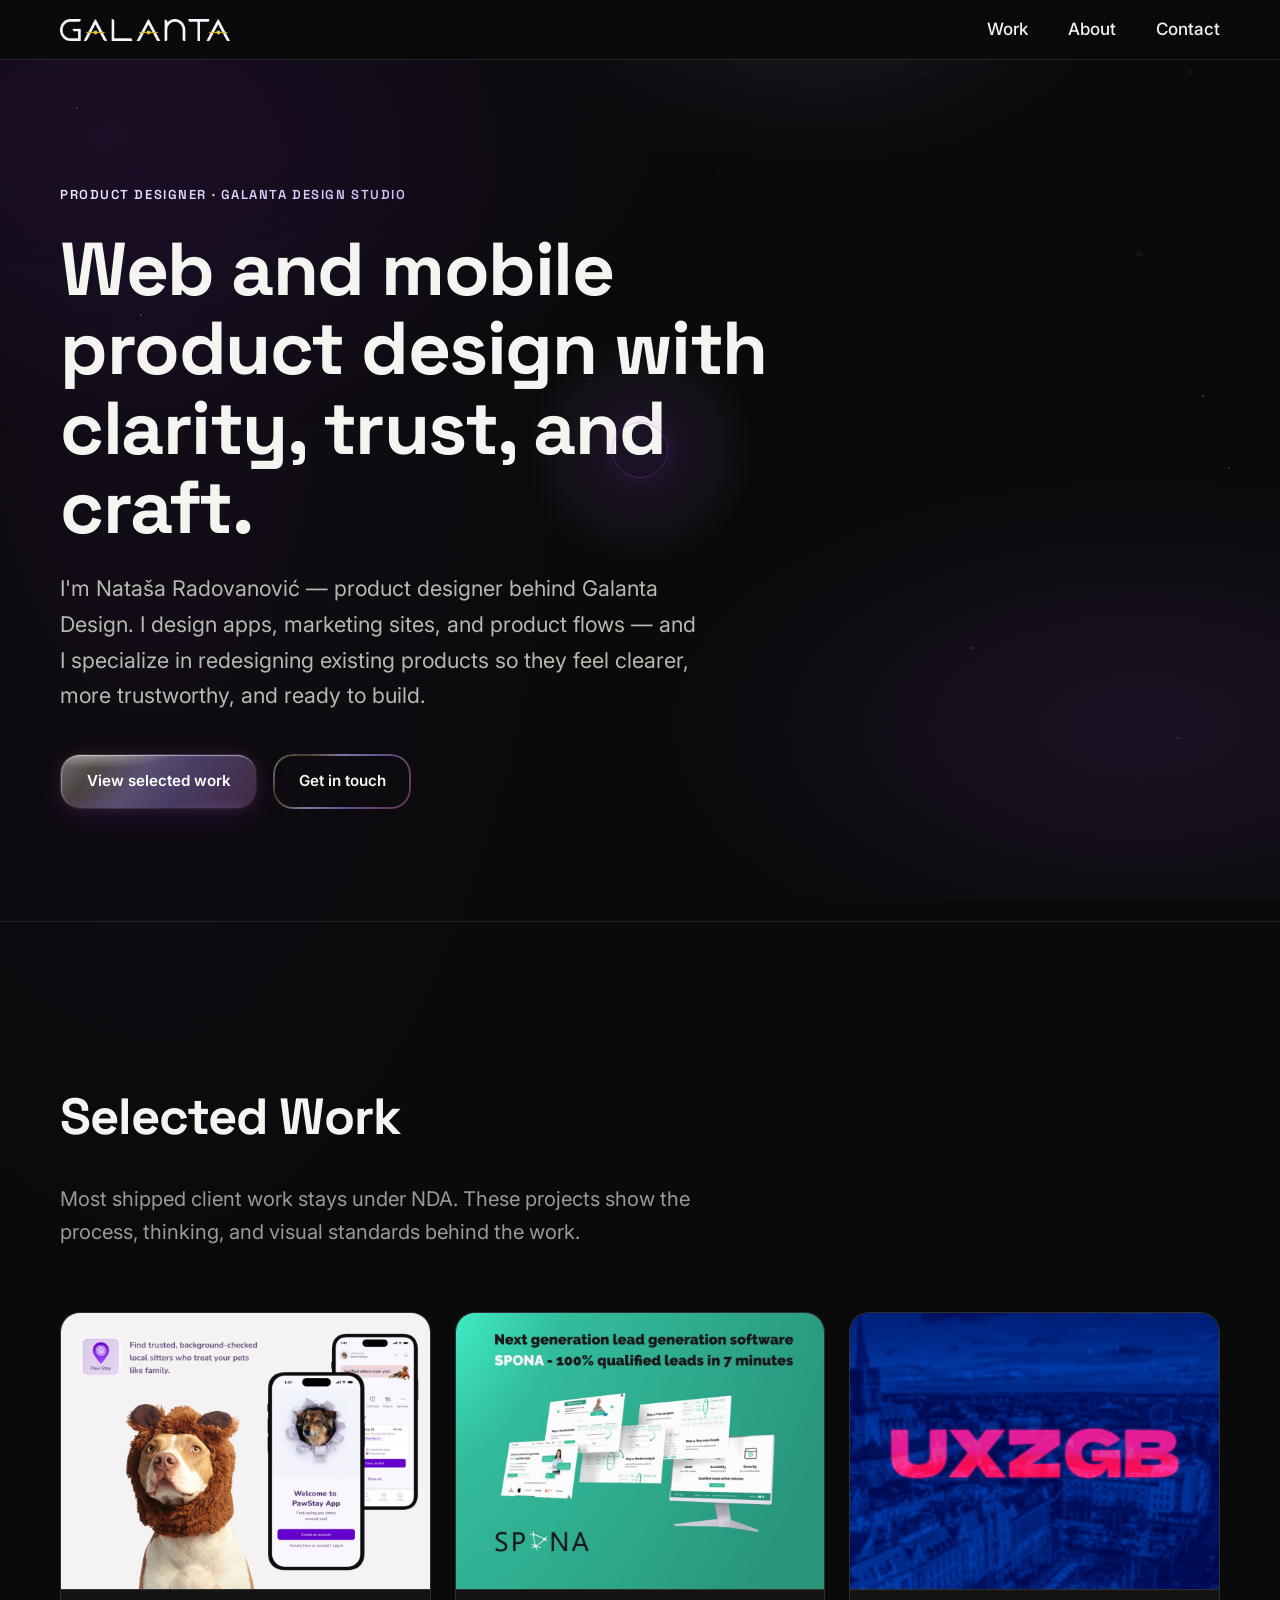
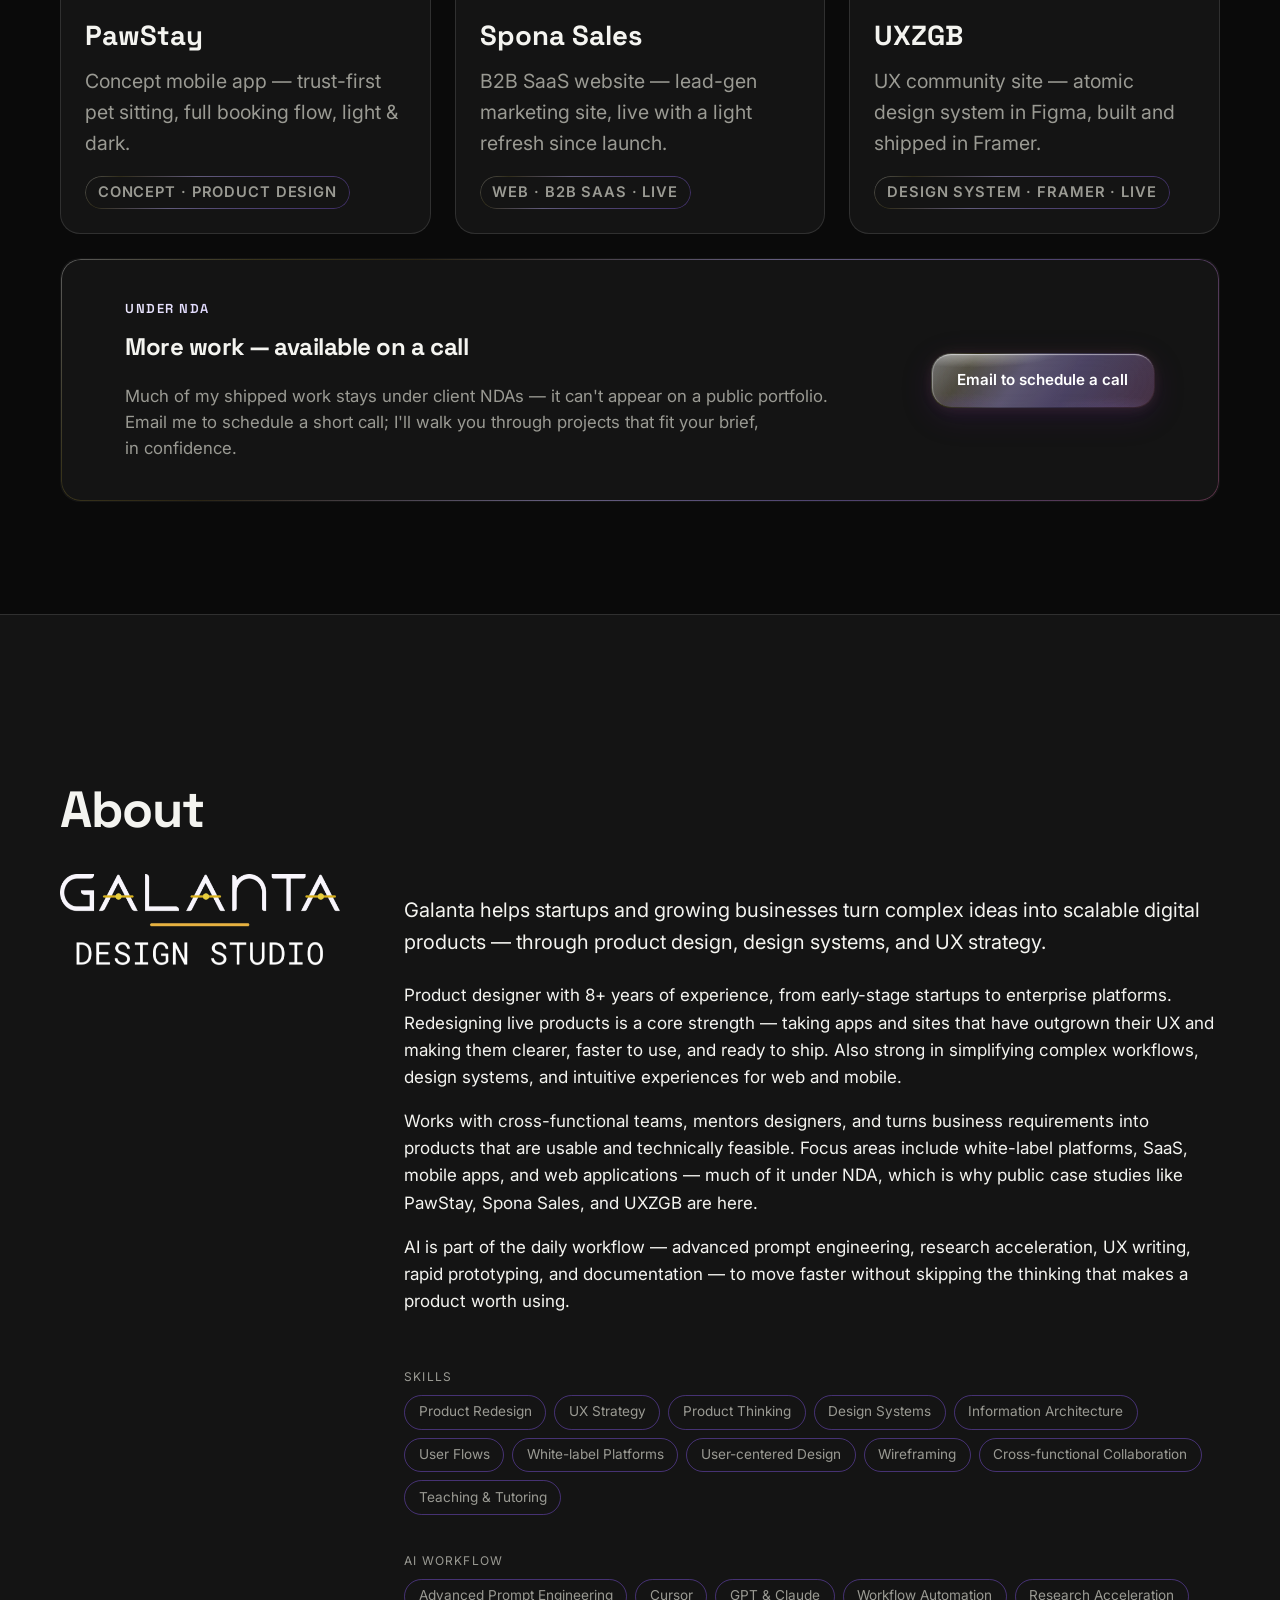
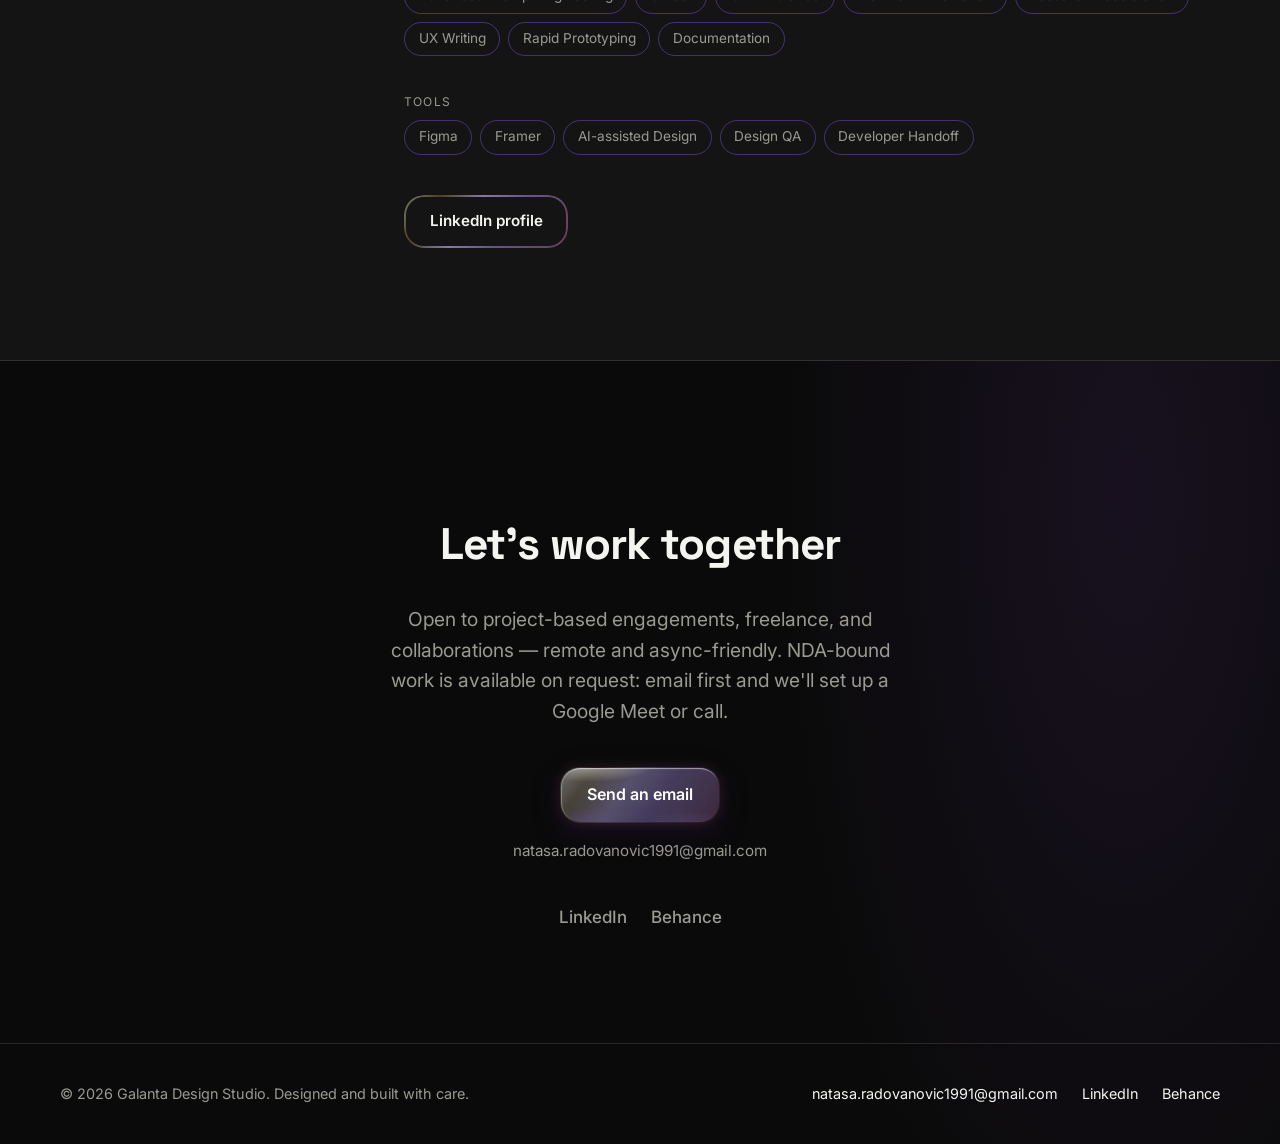
<file: index.html>
<!DOCTYPE html>
<html lang="en">
<head>
  <meta charset="UTF-8">
  <meta name="viewport" content="width=device-width, initial-scale=1.0">
  <link rel="icon" href="/assets/images/galanta/favicon.png?v=2" type="image/png" sizes="32x32">
  <link rel="apple-touch-icon" href="/assets/images/galanta/icon-app.png?v=2">
  <title>Galanta Design Studio — Product Designer</title>
  <meta name="description" content="Galanta Design Studio — product design for web and mobile. Specializing in redesigning existing products. Clarity, trust, and craft. Portfolio of Nataša Radovanović.">
  <meta name="author" content="Nataša Radovanović">
  <link rel="preconnect" href="https://fonts.googleapis.com">
  <link rel="preconnect" href="https://fonts.gstatic.com" crossorigin>
  <link rel="preconnect" href="https://api.fontshare.com" crossorigin>
  <link href="https://api.fontshare.com/v2/css?f[]=clash-display@600,700&display=swap" rel="stylesheet">
  <link href="https://fonts.googleapis.com/css2?family=Inter:wght@400;500;600&family=Space+Grotesk:wght@500;700&display=swap" rel="stylesheet">
  <link rel="stylesheet" href="assets/css/styles.css?v=31">
  <link rel="stylesheet" href="assets/css/effects.css?v=41">
  <script>
    if ('serviceWorker' in navigator) {
      navigator.serviceWorker.getRegistrations().then(function (regs) {
        regs.forEach(function (r) { r.unregister(); });
      });
    }
  </script>
</head>
<body>
  <a href="#main" class="skip-link">Skip to main content</a>
  <header class="site-header">
    <div class="container header__inner">
      <a class="logo" href="index.html" aria-label="Galanta Design Studio — Home">
        <img class="logo__image" src="/assets/images/galanta/logo-nav.png?v=3" alt="Galanta Design Studio" width="1024" height="134">
      </a>
      <nav class="main-nav" aria-label="Primary navigation">
        <a href="#work">Work</a>
        <a href="#about">About</a>
        <a href="#contact">Contact</a>
      </nav>
      <button type="button" class="menu-toggle" aria-expanded="false" aria-controls="mobile-menu" aria-label="Open menu">
        <span class="menu-toggle__bar"></span>
        <span class="menu-toggle__bar"></span>
        <span class="menu-toggle__bar"></span>
      </button>
    </div>
  </header>
  <div id="mobile-menu" class="mobile-menu" hidden>
    <div class="mobile-menu__backdrop" data-menu-close tabindex="-1" aria-hidden="true"></div>
    <div class="mobile-menu__panel">
      <a class="mobile-menu__icon-link" href="index.html" aria-label="Galanta — Home">
        <img class="mobile-menu__icon" src="/assets/images/galanta/icon-app.png?v=2" alt="" width="80" height="80">
      </a>
      <nav class="mobile-menu__nav" aria-label="Mobile navigation">
        <a class="mobile-menu__link" href="#work">Work</a>
        <a class="mobile-menu__link" href="#about">About</a>
        <a class="mobile-menu__link" href="#contact">Contact</a>
      </nav>
    </div>
  </div>
  <main id="main">
    <section class="hero" id="hero">
      <div class="container">
        <p class="hero__eyebrow">Product Designer · Galanta Design Studio</p>
        <h1 class="hero__title">Web and mobile product design with clarity, trust, and craft.</h1>
        <p class="hero__subtitle">I'm Nataša Radovanović — product designer behind Galanta Design. I design apps, marketing sites, and product flows — and I specialize in redesigning existing products so they feel clearer, more trustworthy, and ready to build.</p>
        <div class="hero__actions">
          <a href="#work" class="button button--primary">View selected work</a>
          <a href="#contact" class="button button--secondary">Get in touch</a>
        </div>
      </div>
    </section>

    <section class="work" id="work">
      <div class="container">
        <h2 class="section-title">Selected Work</h2>
        <p class="section-lead">Most shipped client work stays under NDA. These projects show the process, thinking, and visual standards behind the work.</p>
        <div class="work__grid" data-partial="partials/work-grid.html"></div>

        <aside class="nda-cta" aria-labelledby="nda-cta-title">
          <div class="nda-cta__content">
            <p class="nda-cta__eyebrow">Under NDA</p>
            <h3 class="nda-cta__title" id="nda-cta-title">More work — available on a call</h3>
            <p class="nda-cta__text">Much of my shipped work stays under client NDAs — it can't appear on a public portfolio. Email me to schedule a short call; I'll walk you through projects that fit your brief, in confidence.</p>
          </div>
          <a href="mailto:natasa.radovanovic1991@gmail.com?subject=Private%20portfolio%20walkthrough" class="button button--primary nda-cta__action">Email to schedule a call</a>
        </aside>
      </div>
    </section>

    <section class="about" id="about">
      <div class="container">
        <h2 class="section-title">About</h2>
        <div class="about__layout">
          <div class="about__visual">
            <img class="about__logo" src="assets/images/galanta/logo-about.png?v=2" alt="Galanta Design Studio" width="1024" height="332" loading="lazy">
          </div>
          <div class="about__text">
            <p class="lead">Galanta helps startups and growing businesses turn complex ideas into scalable digital products — through product design, design systems, and UX strategy.</p>
            <p>Product designer with 8+ years of experience, from early-stage startups to enterprise platforms. Redesigning live products is a core strength — taking apps and sites that have outgrown their UX and making them clearer, faster to use, and ready to ship. Also strong in simplifying complex workflows, design systems, and intuitive experiences for web and mobile.</p>
            <p>Works with cross-functional teams, mentors designers, and turns business requirements into products that are usable and technically feasible. Focus areas include white-label platforms, SaaS, mobile apps, and web applications — much of it under NDA, which is why public case studies like PawStay, Spona Sales, and UXZGB are here.</p>
            <p>AI is part of the daily workflow — advanced prompt engineering, research acceleration, UX writing, rapid prototyping, and documentation — to move faster without skipping the thinking that makes a product worth using.</p>
            <div class="about__tag-groups">
              <div class="about__tag-group">
                <p class="about__tag-label">Skills</p>
                <ul class="about__tools">
                  <li>Product Redesign</li>
                  <li>UX Strategy</li>
                  <li>Product Thinking</li>
                  <li>Design Systems</li>
                  <li>Information Architecture</li>
                  <li>User Flows</li>
                  <li>White-label Platforms</li>
                  <li>User-centered Design</li>
                  <li>Wireframing</li>
                  <li>Cross-functional Collaboration</li>
                  <li>Teaching &amp; Tutoring</li>
                </ul>
              </div>
              <div class="about__tag-group">
                <p class="about__tag-label">AI workflow</p>
                <ul class="about__tools">
                  <li>Advanced Prompt Engineering</li>
                  <li>Cursor</li>
                  <li>GPT &amp; Claude</li>
                  <li>Workflow Automation</li>
                  <li>Research Acceleration</li>
                  <li>UX Writing</li>
                  <li>Rapid Prototyping</li>
                  <li>Documentation</li>
                </ul>
              </div>
              <div class="about__tag-group">
                <p class="about__tag-label">Tools</p>
                <ul class="about__tools">
                  <li>Figma</li>
                  <li>Framer</li>
                  <li>AI-assisted Design</li>
                  <li>Design QA</li>
                  <li>Developer Handoff</li>
                </ul>
              </div>
            </div>
            <a href="https://www.linkedin.com/in/natasa-radovanovic-b51b3b107/" class="button button--secondary" target="_blank" rel="noopener noreferrer">LinkedIn profile</a>
          </div>
        </div>
      </div>
    </section>

    <section class="contact" id="contact">
      <div class="container">
        <h2 class="section-title">Let's work together</h2>
        <p class="contact__text">Open to project-based engagements, freelance, and collaborations — remote and async-friendly. NDA-bound work is available on request: email first and we'll set up a Google Meet or call.</p>
        <div class="contact__actions">
          <a href="mailto:natasa.radovanovic1991@gmail.com" class="button button--primary contact__email-btn">Send an email</a>
          <p class="contact__email-address">natasa.radovanovic1991@gmail.com</p>
        </div>
        <div class="contact__socials">
          <a href="https://www.linkedin.com/in/natasa-radovanovic-b51b3b107/" target="_blank" rel="noopener noreferrer">LinkedIn</a>
          <a href="https://www.behance.net/natasaradovanovic" target="_blank" rel="noopener noreferrer">Behance</a>
        </div>
      </div>
    </section>
  </main>
  <footer class="site-footer" data-partial="partials/footer.html"></footer>
  <script src="assets/js/main.js?v=42" defer></script>
</body>
</html>
</file>
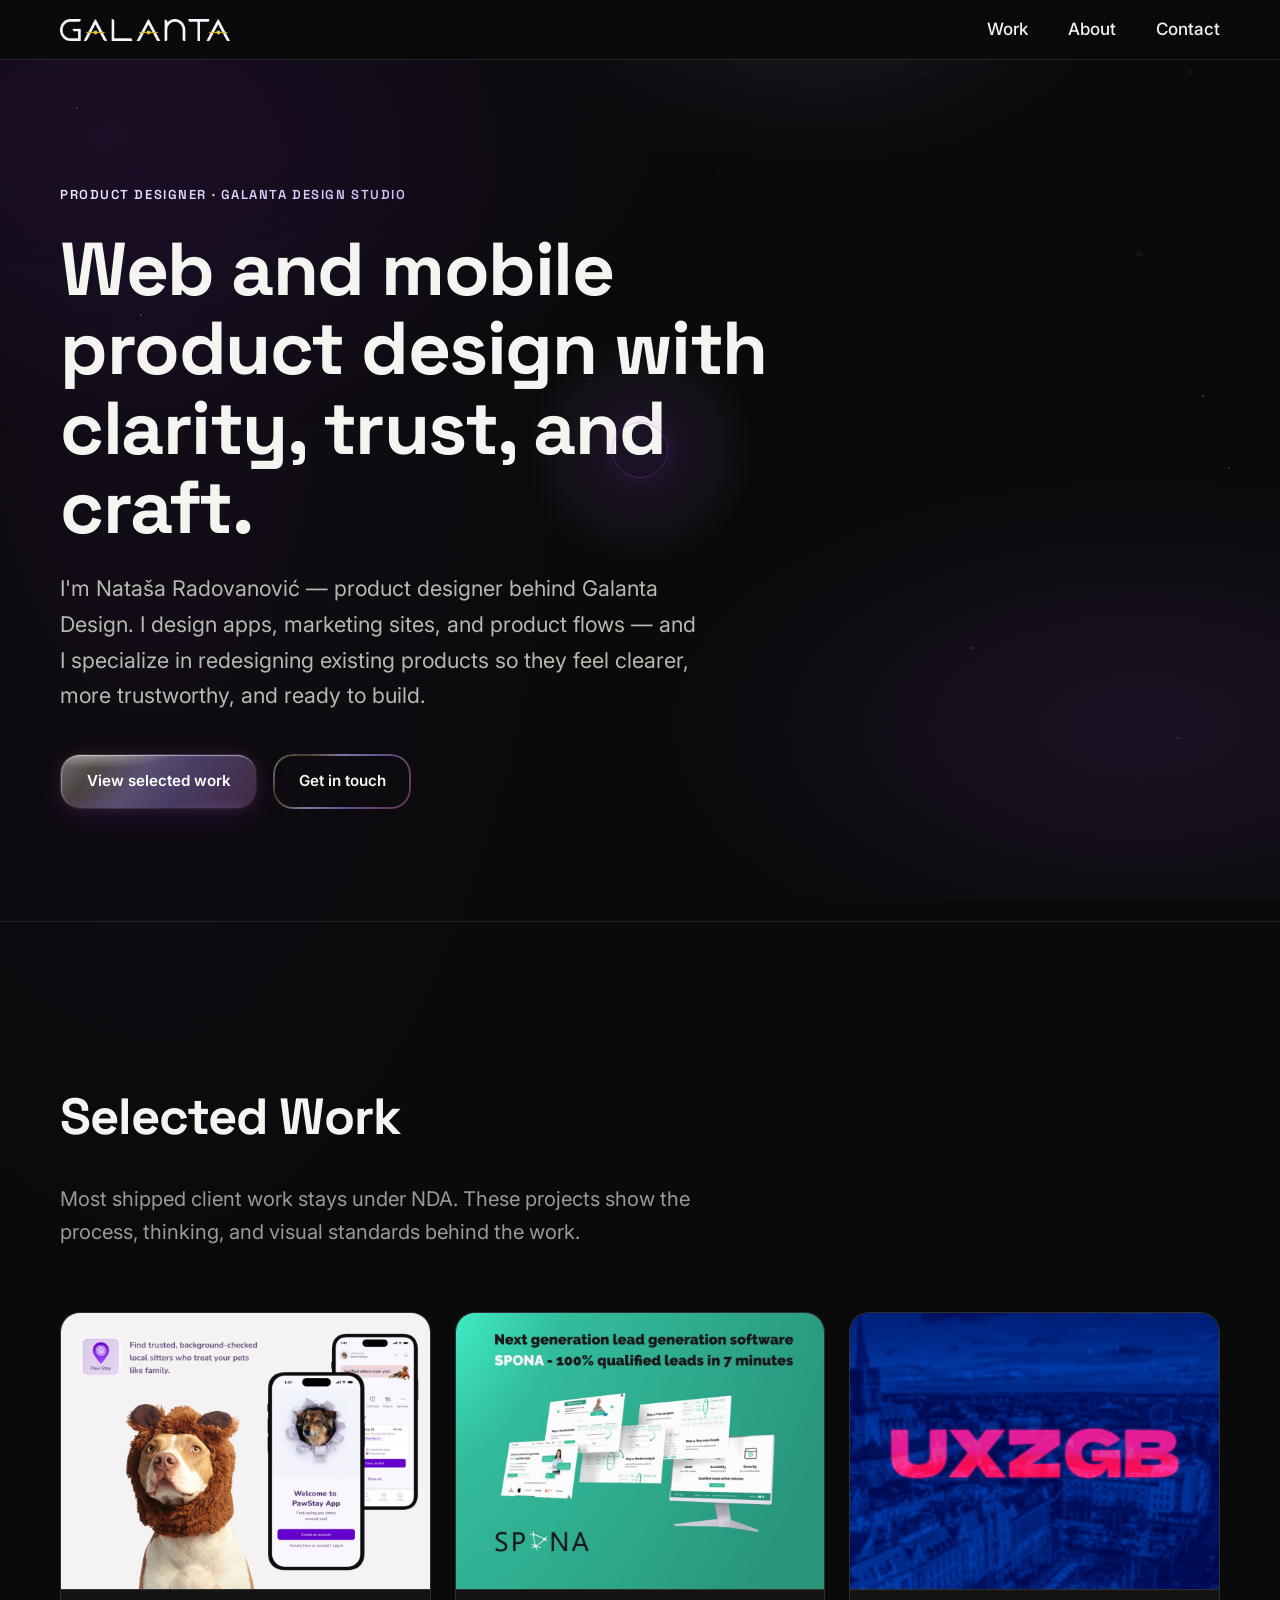
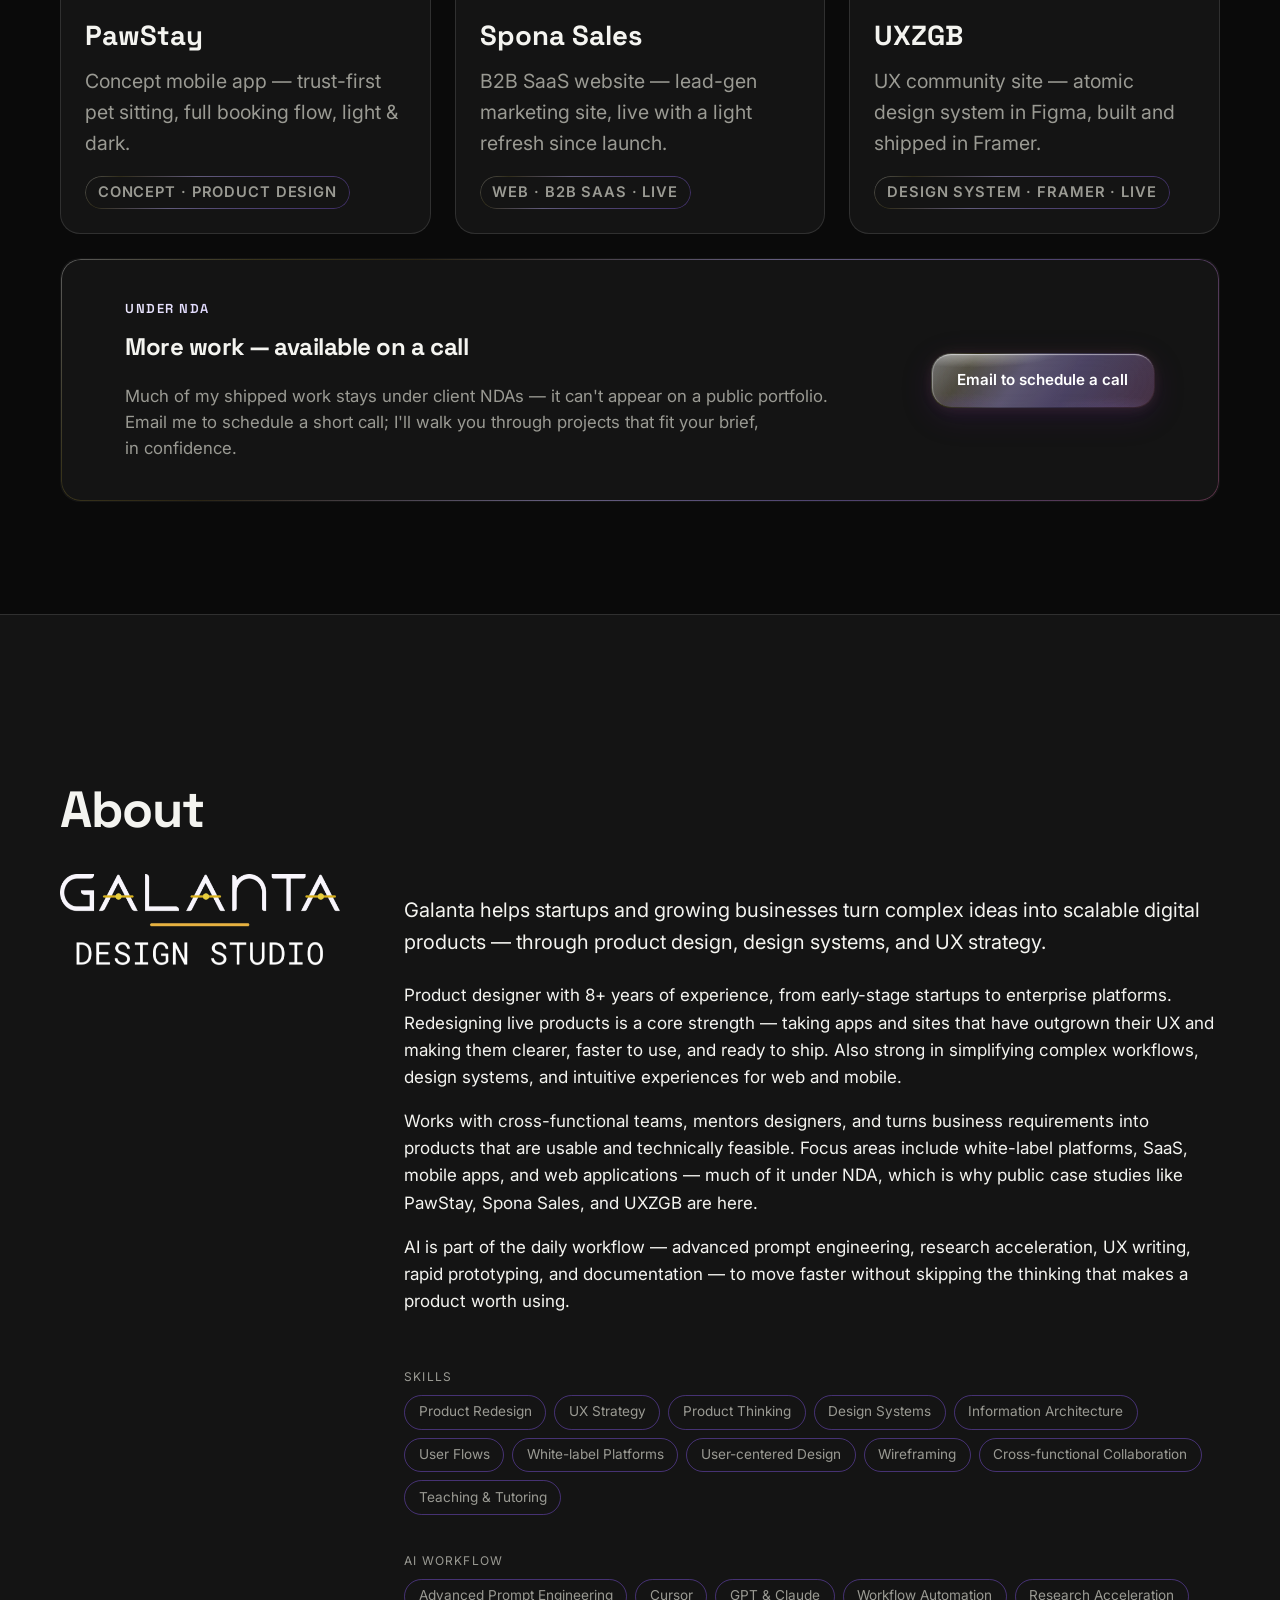
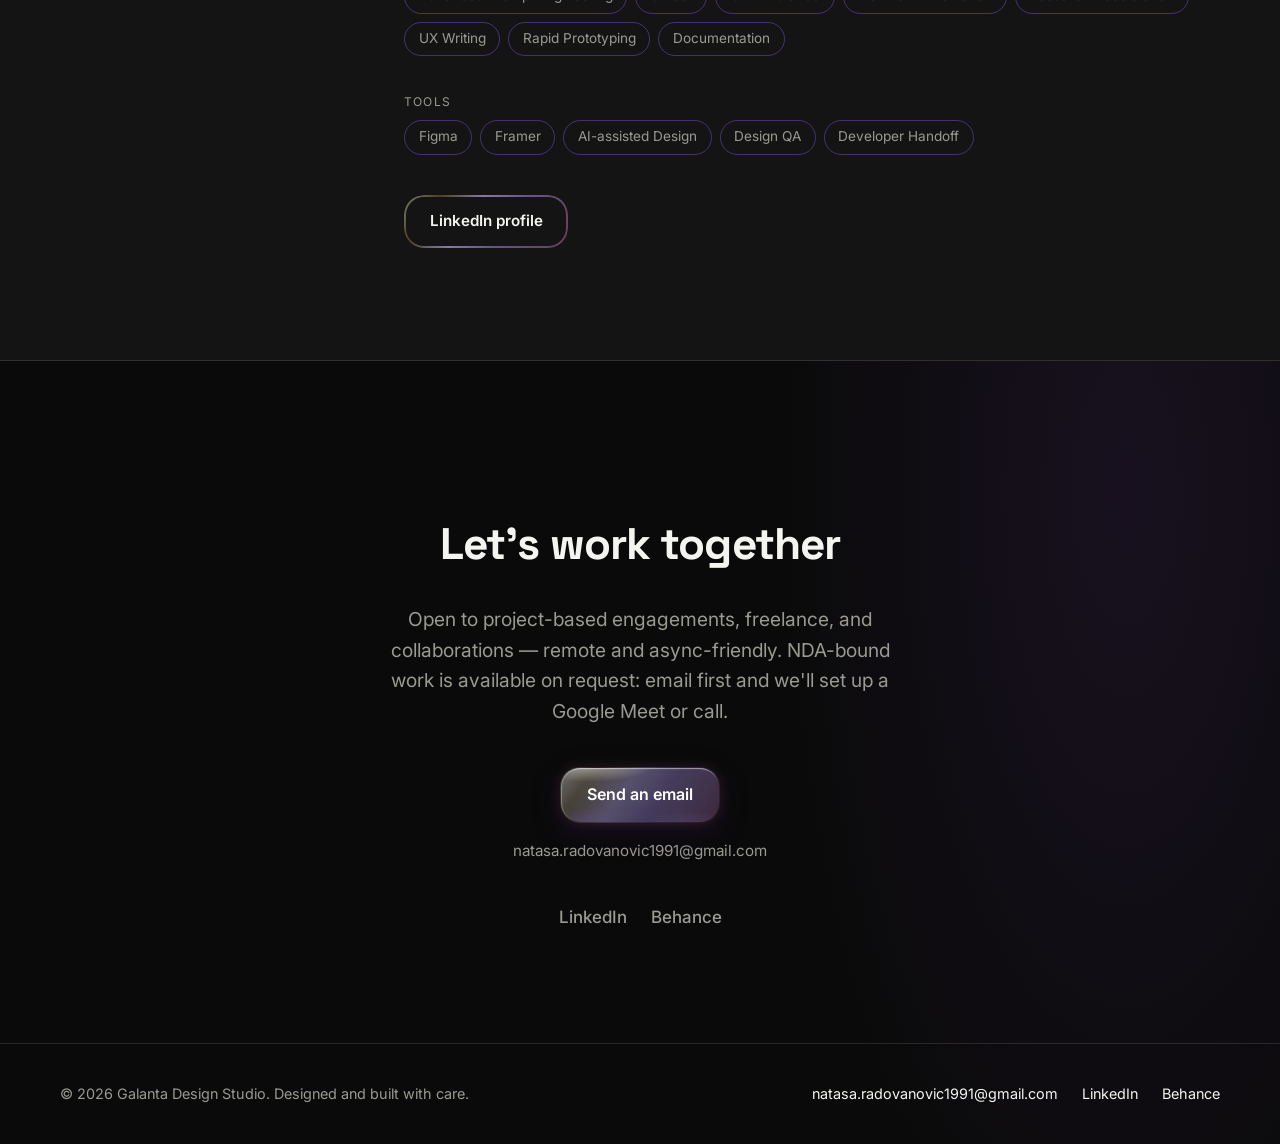
<file: cases/index.html>
<!DOCTYPE html>
<html lang="en">
<head>
  <meta charset="UTF-8">
  <meta http-equiv="refresh" content="0; url=../index.html">
  <title>Redirecting…</title>
  <script>location.replace('../index.html');</script>
</head>
<body>
  <p><a href="../index.html">Go to Galanta homepage</a></p>
</body>
</html>
</file>
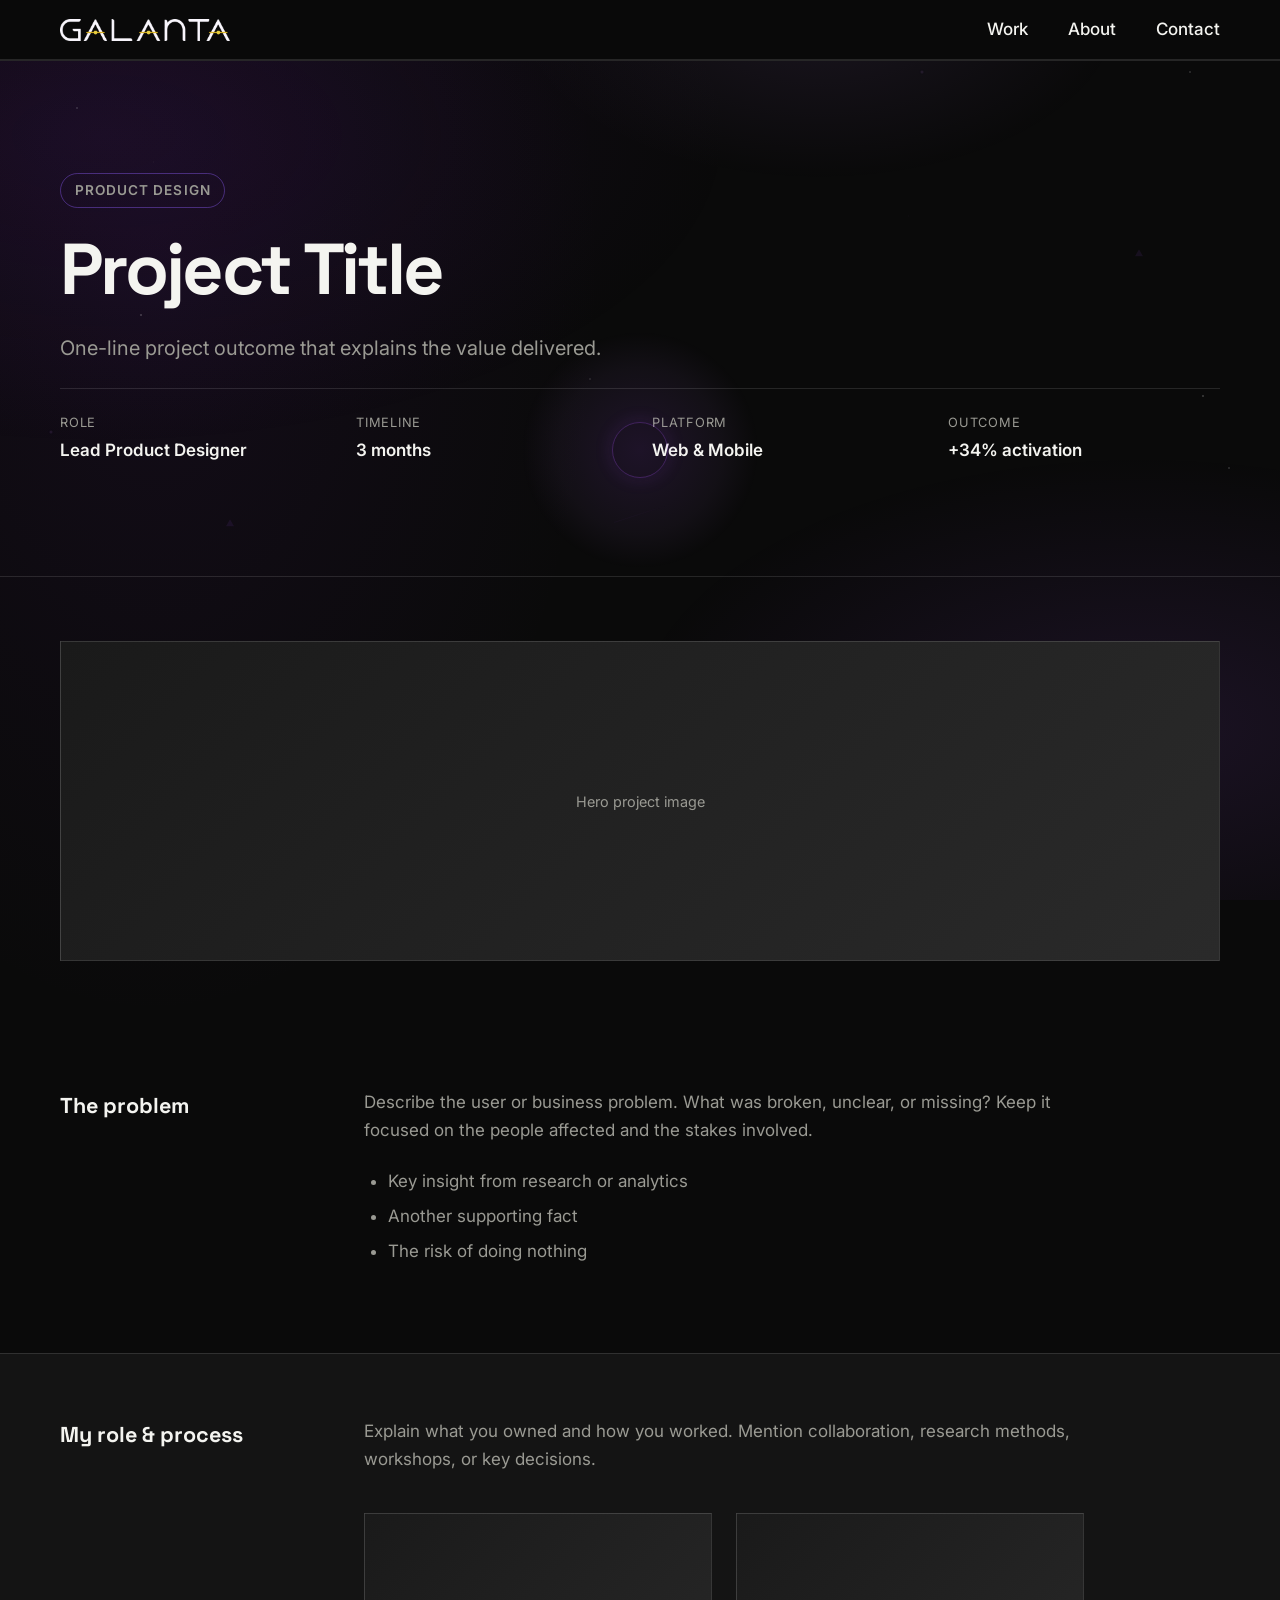
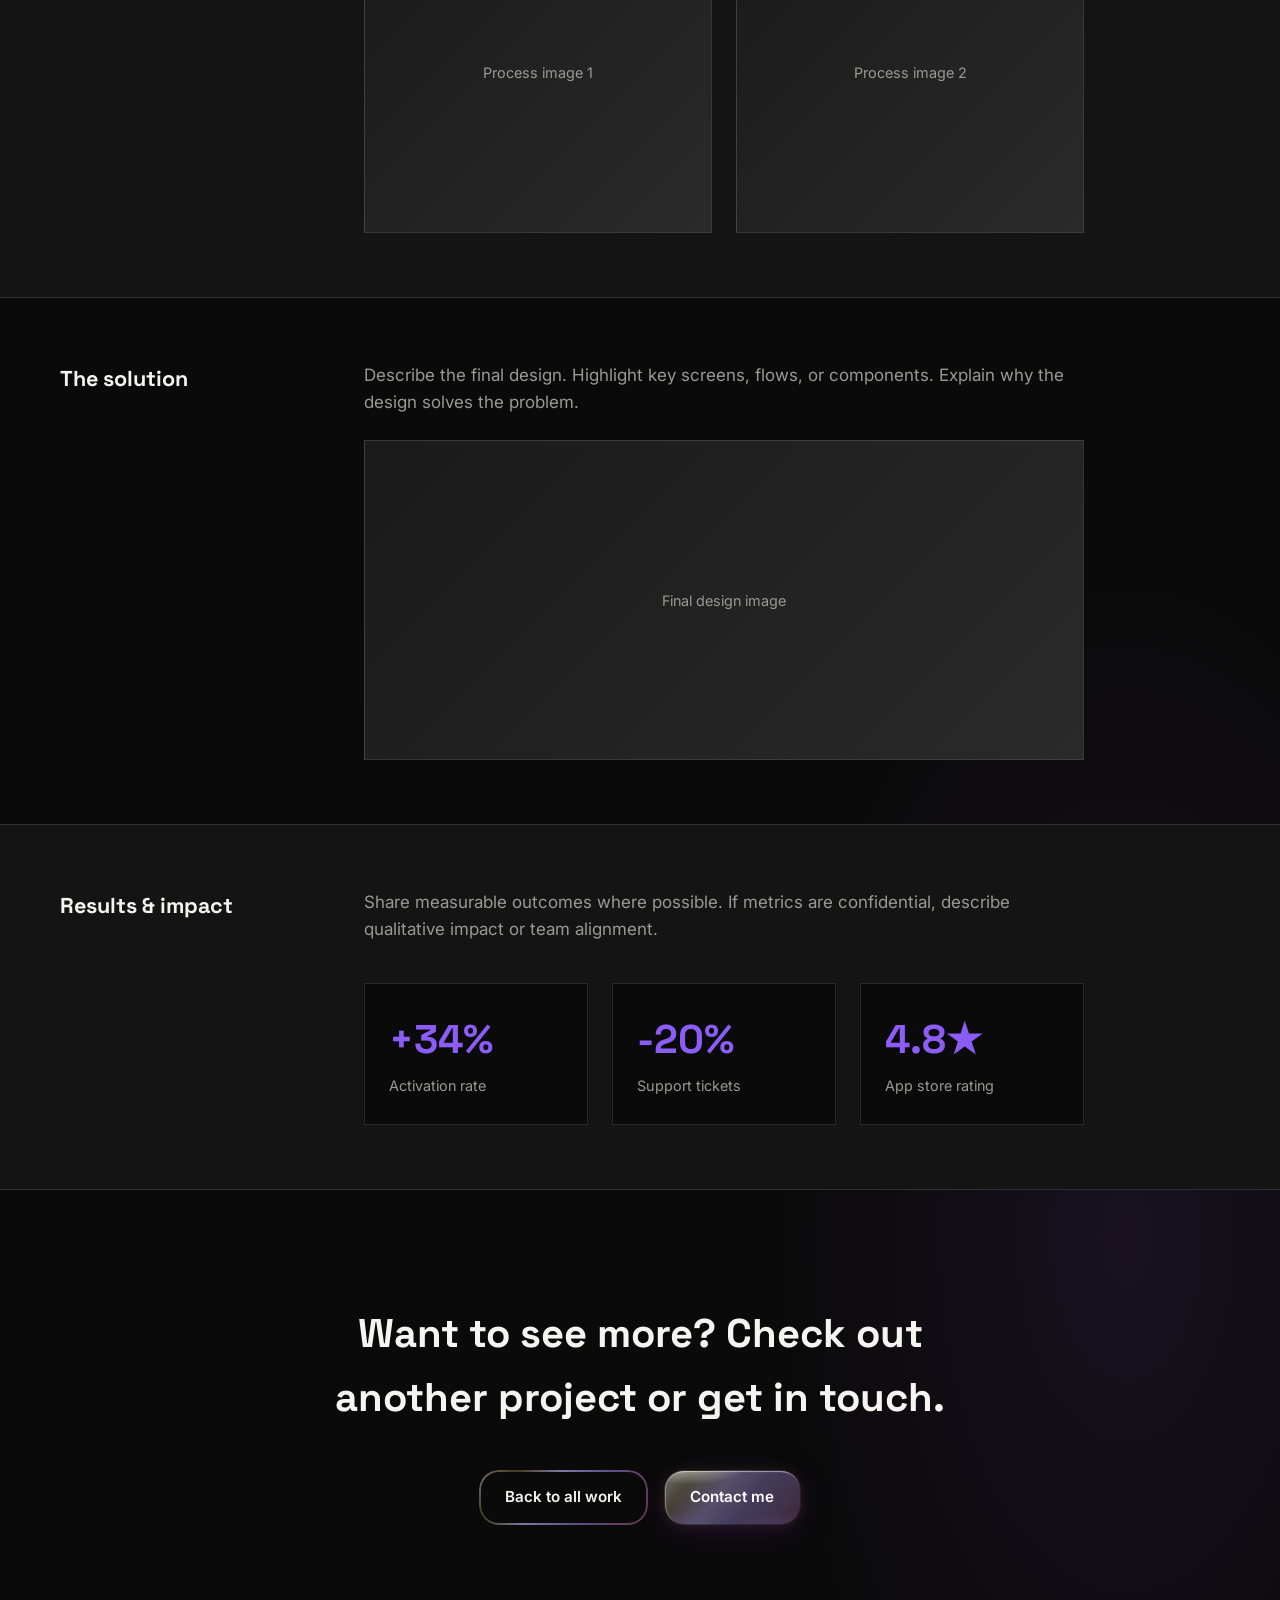
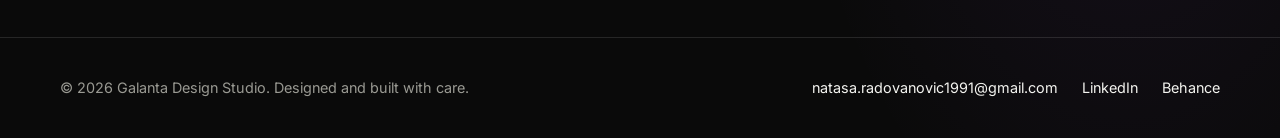
<file: cases/case-template.html>
<!DOCTYPE html>
<html lang="en">
<head>
  <meta charset="UTF-8">
  <meta name="viewport" content="width=device-width, initial-scale=1.0">
  <title>Project Title — Galanta Design Studio</title>
  <meta name="description" content="Case study summary goes here.">
  <link rel="preconnect" href="https://fonts.googleapis.com">
  <link rel="preconnect" href="https://fonts.gstatic.com" crossorigin>
  <link href="https://fonts.googleapis.com/css2?family=Inter:wght@400;500;600&family=Space+Grotesk:wght@500;700&display=swap" rel="stylesheet">
  <link rel="stylesheet" href="../assets/css/styles.css">
  <link rel="stylesheet" href="../assets/css/case.css">
</head>
<body>
  <a href="#main" class="skip-link">Skip to main content</a>
  <header class="site-header" data-partial="../partials/header.html"></header>
  <main id="main" class="case-page">
    <header class="case-hero">
      <div class="container">
        <span class="case-hero__tag">Product Design</span>
        <h1 class="case-hero__title">Project Title</h1>
        <p class="case-hero__summary">One-line project outcome that explains the value delivered.</p>
        <div class="case-meta">
          <div>
            <span class="case-meta__label">Role</span>
            <span class="case-meta__value">Lead Product Designer</span>
          </div>
          <div>
            <span class="case-meta__label">Timeline</span>
            <span class="case-meta__value">3 months</span>
          </div>
          <div>
            <span class="case-meta__label">Platform</span>
            <span class="case-meta__value">Web & Mobile</span>
          </div>
          <div>
            <span class="case-meta__label">Outcome</span>
            <span class="case-meta__value">+34% activation</span>
          </div>
        </div>
      </div>
    </header>

    <section class="case-hero-image">
      <div class="container">
        <div class="image-placeholder">Hero project image</div>
      </div>
    </section>

    <section class="case-section">
      <div class="container case-section__inner">
        <h2 class="case-section__title">The problem</h2>
        <div class="case-section__body">
          <p>Describe the user or business problem. What was broken, unclear, or missing? Keep it focused on the people affected and the stakes involved.</p>
          <ul>
            <li>Key insight from research or analytics</li>
            <li>Another supporting fact</li>
            <li>The risk of doing nothing</li>
          </ul>
        </div>
      </div>
    </section>

    <section class="case-section case-section--alt">
      <div class="container case-section__inner">
        <h2 class="case-section__title">My role & process</h2>
        <div class="case-section__body">
          <p>Explain what you owned and how you worked. Mention collaboration, research methods, workshops, or key decisions.</p>
          <div class="image-row">
            <div class="image-placeholder">Process image 1</div>
            <div class="image-placeholder">Process image 2</div>
          </div>
        </div>
      </div>
    </section>

    <section class="case-section">
      <div class="container case-section__inner">
        <h2 class="case-section__title">The solution</h2>
        <div class="case-section__body">
          <p>Describe the final design. Highlight key screens, flows, or components. Explain why the design solves the problem.</p>
          <div class="image-placeholder">Final design image</div>
        </div>
      </div>
    </section>

    <section class="case-section case-section--alt">
      <div class="container case-section__inner">
        <h2 class="case-section__title">Results & impact</h2>
        <div class="case-section__body">
          <p>Share measurable outcomes where possible. If metrics are confidential, describe qualitative impact or team alignment.</p>
          <div class="results-grid">
            <div class="result-card">
              <span class="result-card__number">+34%</span>
              <span class="result-card__label">Activation rate</span>
            </div>
            <div class="result-card">
              <span class="result-card__number">-20%</span>
              <span class="result-card__label">Support tickets</span>
            </div>
            <div class="result-card">
              <span class="result-card__number">4.8★</span>
              <span class="result-card__label">App store rating</span>
            </div>
          </div>
        </div>
      </div>
    </section>

    <section class="case-cta">
      <div class="container">
        <h2>Want to see more? Check out another project or get in touch.</h2>
        <div class="case-cta__actions">
          <a href="../index.html#work" class="button button--secondary">Back to all work</a>
          <a href="../index.html#contact" class="button button--primary">Contact me</a>
        </div>
      </div>
    </section>
  </main>
  <footer class="site-footer" data-partial="../partials/footer.html"></footer>
  <script src="../assets/js/effects.js" defer></script>
  <script src="../assets/js/main.js" defer></script>
</body>
</html>
</file>
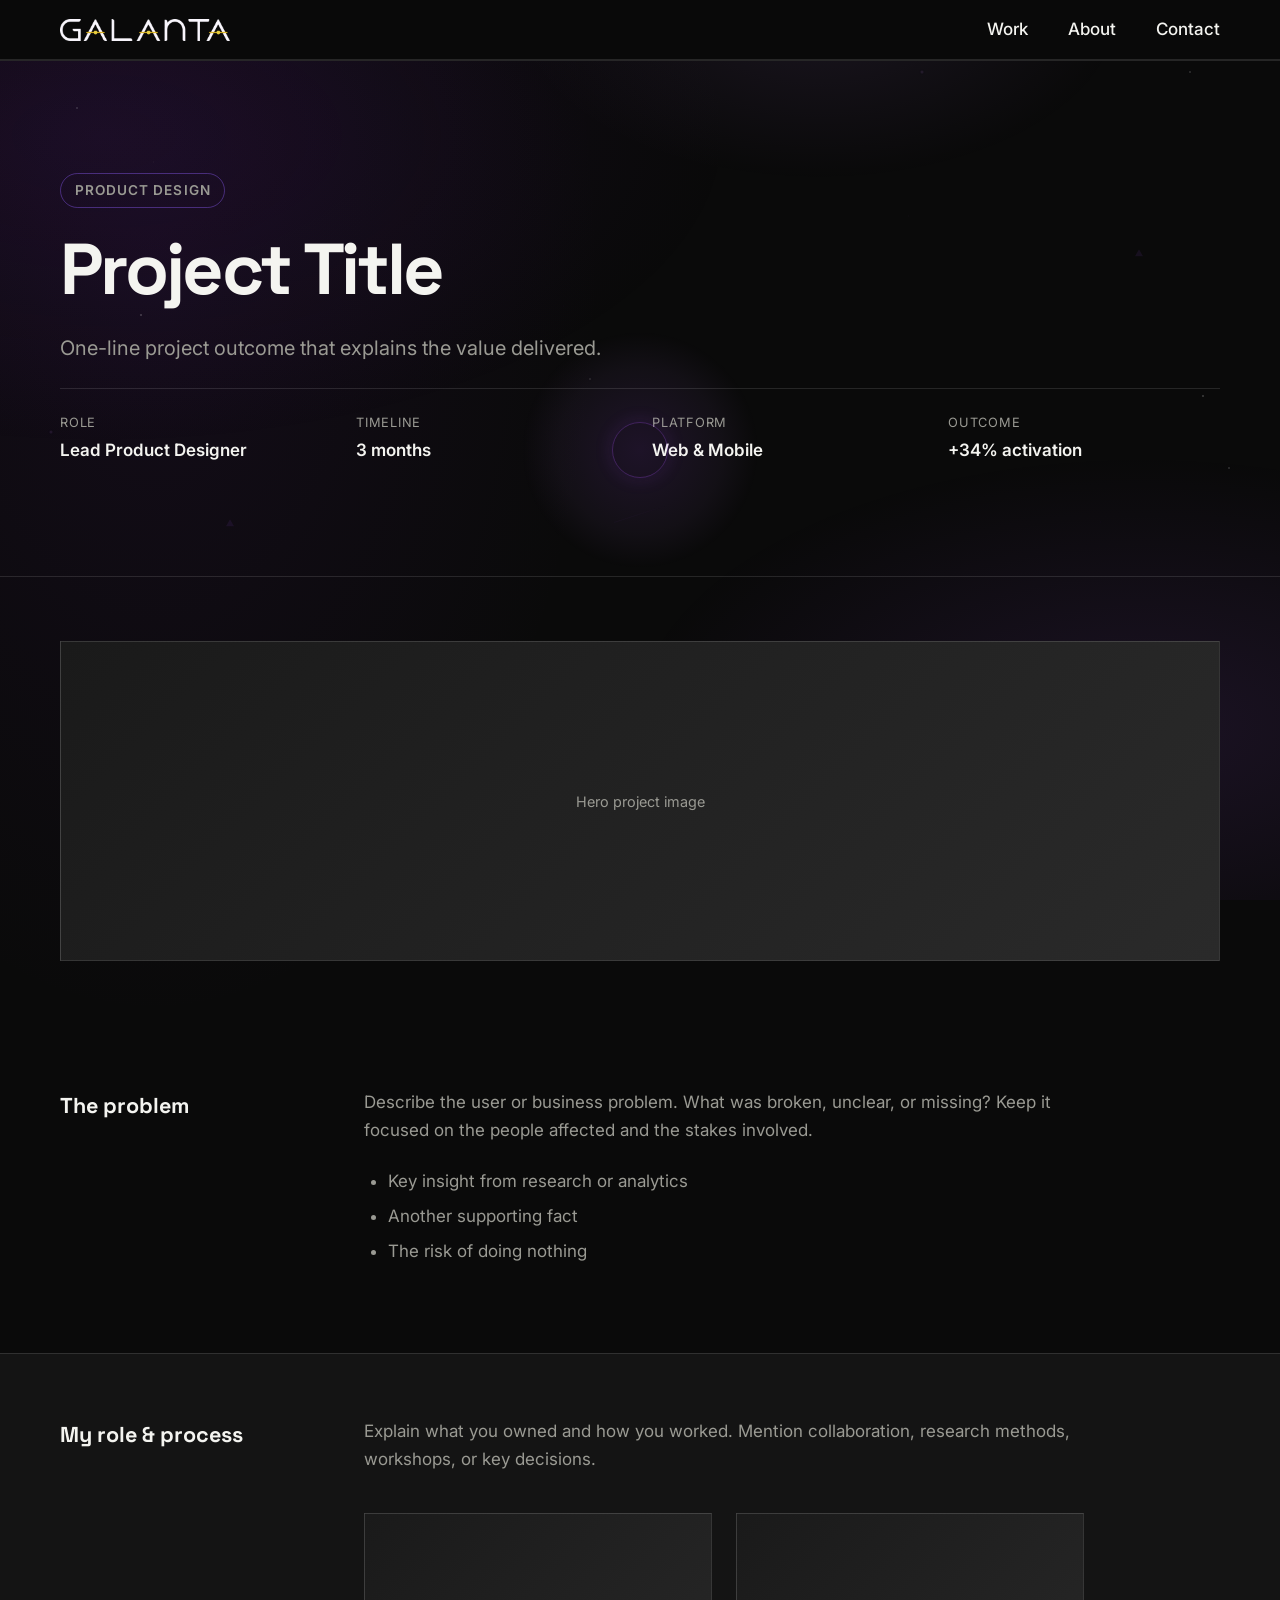
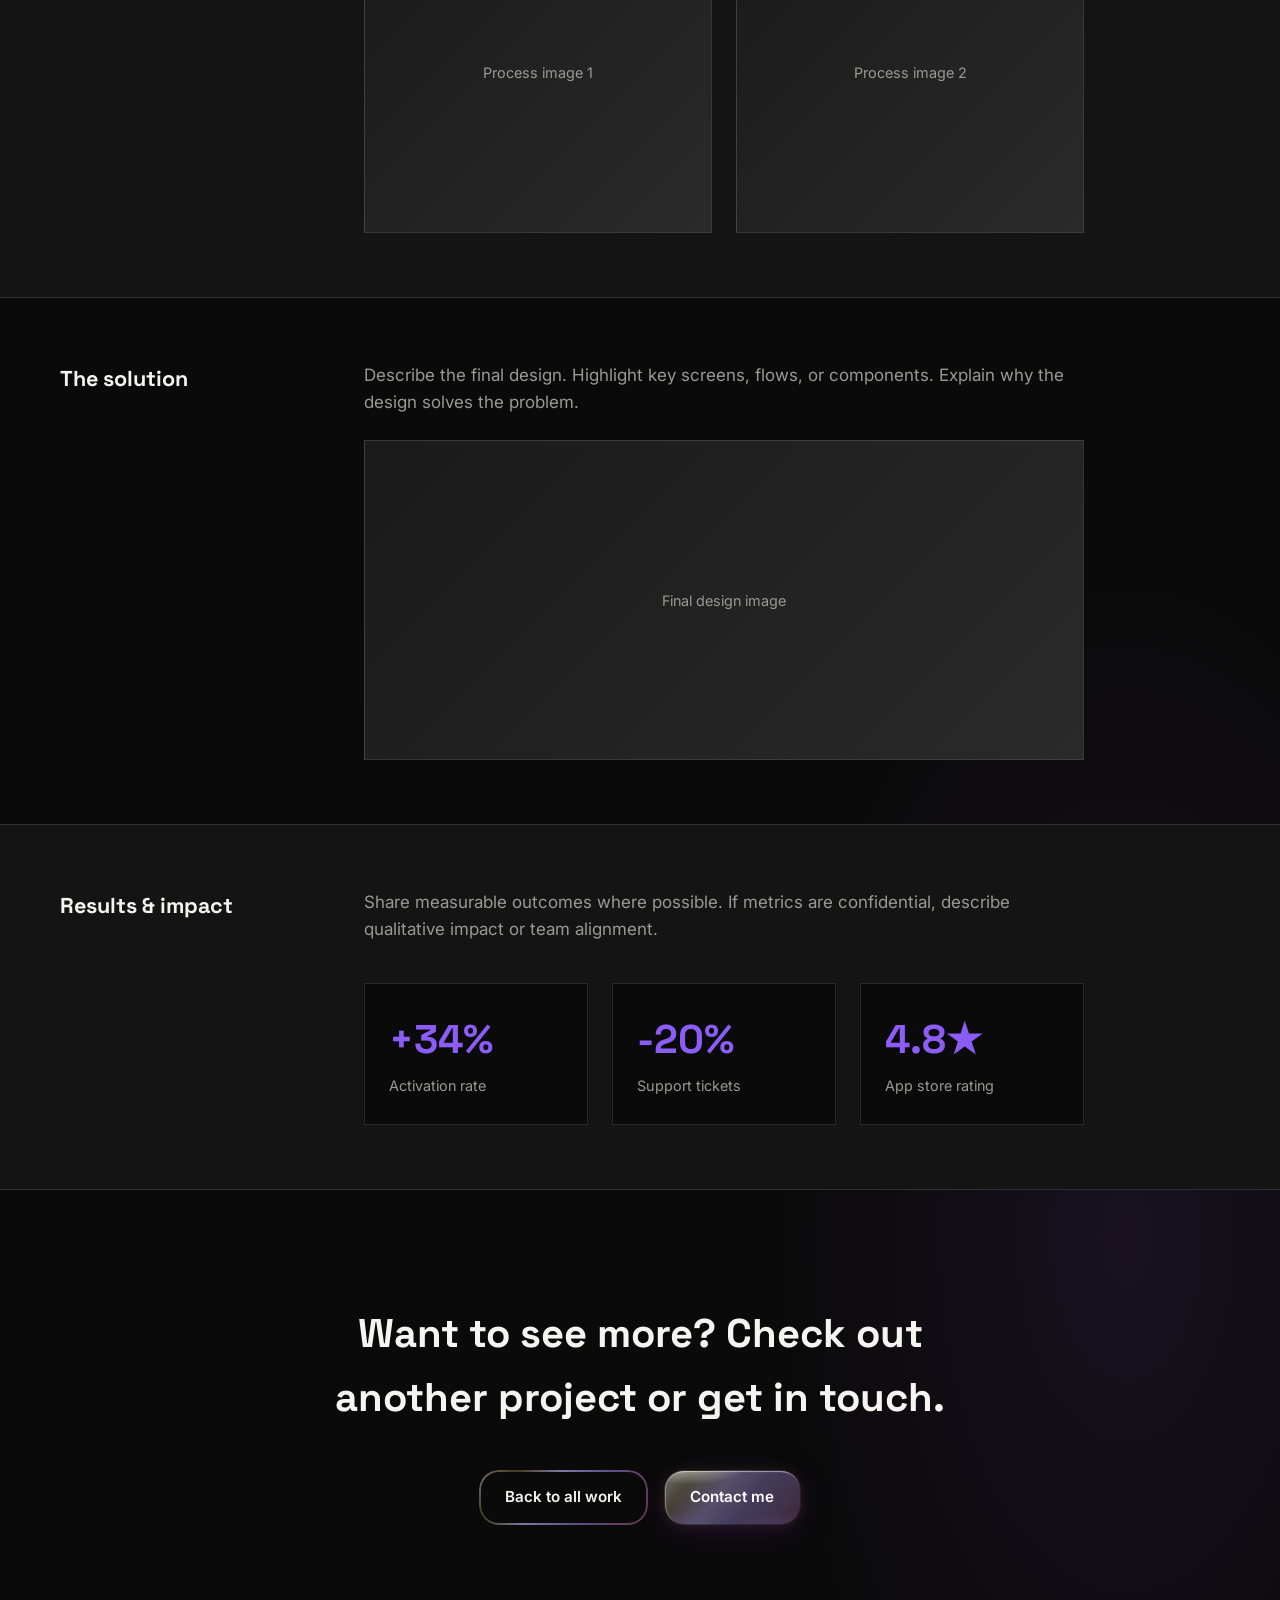
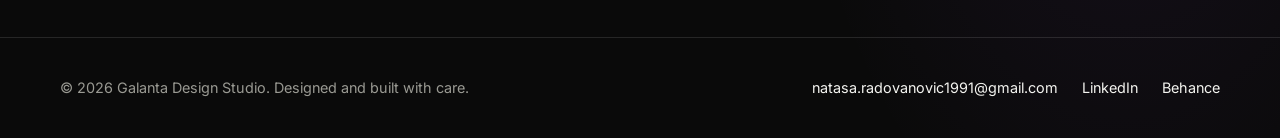
<file: cases/design-system.html>
<!DOCTYPE html>
<html lang="en">
<head>
  <meta charset="UTF-8">
  <meta name="viewport" content="width=device-width, initial-scale=1.0">
  <title>Design System — Galanta Design Studio</title>
  <meta name="description" content="Built a scalable component library used across six product teams.">
  <link rel="preconnect" href="https://fonts.googleapis.com">
  <link rel="preconnect" href="https://fonts.gstatic.com" crossorigin>
  <link href="https://fonts.googleapis.com/css2?family=Inter:wght@400;500;600&family=Space+Grotesk:wght@500;700&display=swap" rel="stylesheet">
  <link rel="stylesheet" href="../assets/css/styles.css">
  <link rel="stylesheet" href="../assets/css/case.css">
</head>
<body>
  <a href="#main" class="skip-link">Skip to main content</a>
  <header class="site-header" data-partial="../partials/header.html"></header>
  <main id="main" class="case-page">
    <header class="case-hero">
      <div class="container">
        <span class="case-hero__tag">Product Design</span>
        <h1 class="case-hero__title">Project Title</h1>
        <p class="case-hero__summary">One-line project outcome that explains the value delivered.</p>
        <div class="case-meta">
          <div>
            <span class="case-meta__label">Role</span>
            <span class="case-meta__value">Lead Product Designer</span>
          </div>
          <div>
            <span class="case-meta__label">Timeline</span>
            <span class="case-meta__value">3 months</span>
          </div>
          <div>
            <span class="case-meta__label">Platform</span>
            <span class="case-meta__value">Web & Mobile</span>
          </div>
          <div>
            <span class="case-meta__label">Outcome</span>
            <span class="case-meta__value">+34% activation</span>
          </div>
        </div>
      </div>
    </header>

    <section class="case-hero-image">
      <div class="container">
        <div class="image-placeholder">Hero project image</div>
      </div>
    </section>

    <section class="case-section">
      <div class="container case-section__inner">
        <h2 class="case-section__title">The problem</h2>
        <div class="case-section__body">
          <p>Describe the user or business problem. What was broken, unclear, or missing? Keep it focused on the people affected and the stakes involved.</p>
          <ul>
            <li>Key insight from research or analytics</li>
            <li>Another supporting fact</li>
            <li>The risk of doing nothing</li>
          </ul>
        </div>
      </div>
    </section>

    <section class="case-section case-section--alt">
      <div class="container case-section__inner">
        <h2 class="case-section__title">My role & process</h2>
        <div class="case-section__body">
          <p>Explain what you owned and how you worked. Mention collaboration, research methods, workshops, or key decisions.</p>
          <div class="image-row">
            <div class="image-placeholder">Process image 1</div>
            <div class="image-placeholder">Process image 2</div>
          </div>
        </div>
      </div>
    </section>

    <section class="case-section">
      <div class="container case-section__inner">
        <h2 class="case-section__title">The solution</h2>
        <div class="case-section__body">
          <p>Describe the final design. Highlight key screens, flows, or components. Explain why the design solves the problem.</p>
          <div class="image-placeholder">Final design image</div>
        </div>
      </div>
    </section>

    <section class="case-section case-section--alt">
      <div class="container case-section__inner">
        <h2 class="case-section__title">Results & impact</h2>
        <div class="case-section__body">
          <p>Share measurable outcomes where possible. If metrics are confidential, describe qualitative impact or team alignment.</p>
          <div class="results-grid">
            <div class="result-card">
              <span class="result-card__number">+34%</span>
              <span class="result-card__label">Activation rate</span>
            </div>
            <div class="result-card">
              <span class="result-card__number">-20%</span>
              <span class="result-card__label">Support tickets</span>
            </div>
            <div class="result-card">
              <span class="result-card__number">4.8★</span>
              <span class="result-card__label">App store rating</span>
            </div>
          </div>
        </div>
      </div>
    </section>

    <section class="case-cta">
      <div class="container">
        <h2>Want to see more? Check out another project or get in touch.</h2>
        <div class="case-cta__actions">
          <a href="../index.html#work" class="button button--secondary">Back to all work</a>
          <a href="../index.html#contact" class="button button--primary">Contact me</a>
        </div>
      </div>
    </section>
  </main>
  <footer class="site-footer" data-partial="../partials/footer.html"></footer>
  <script src="../assets/js/main.js" defer></script>
</body>
</html>
</file>
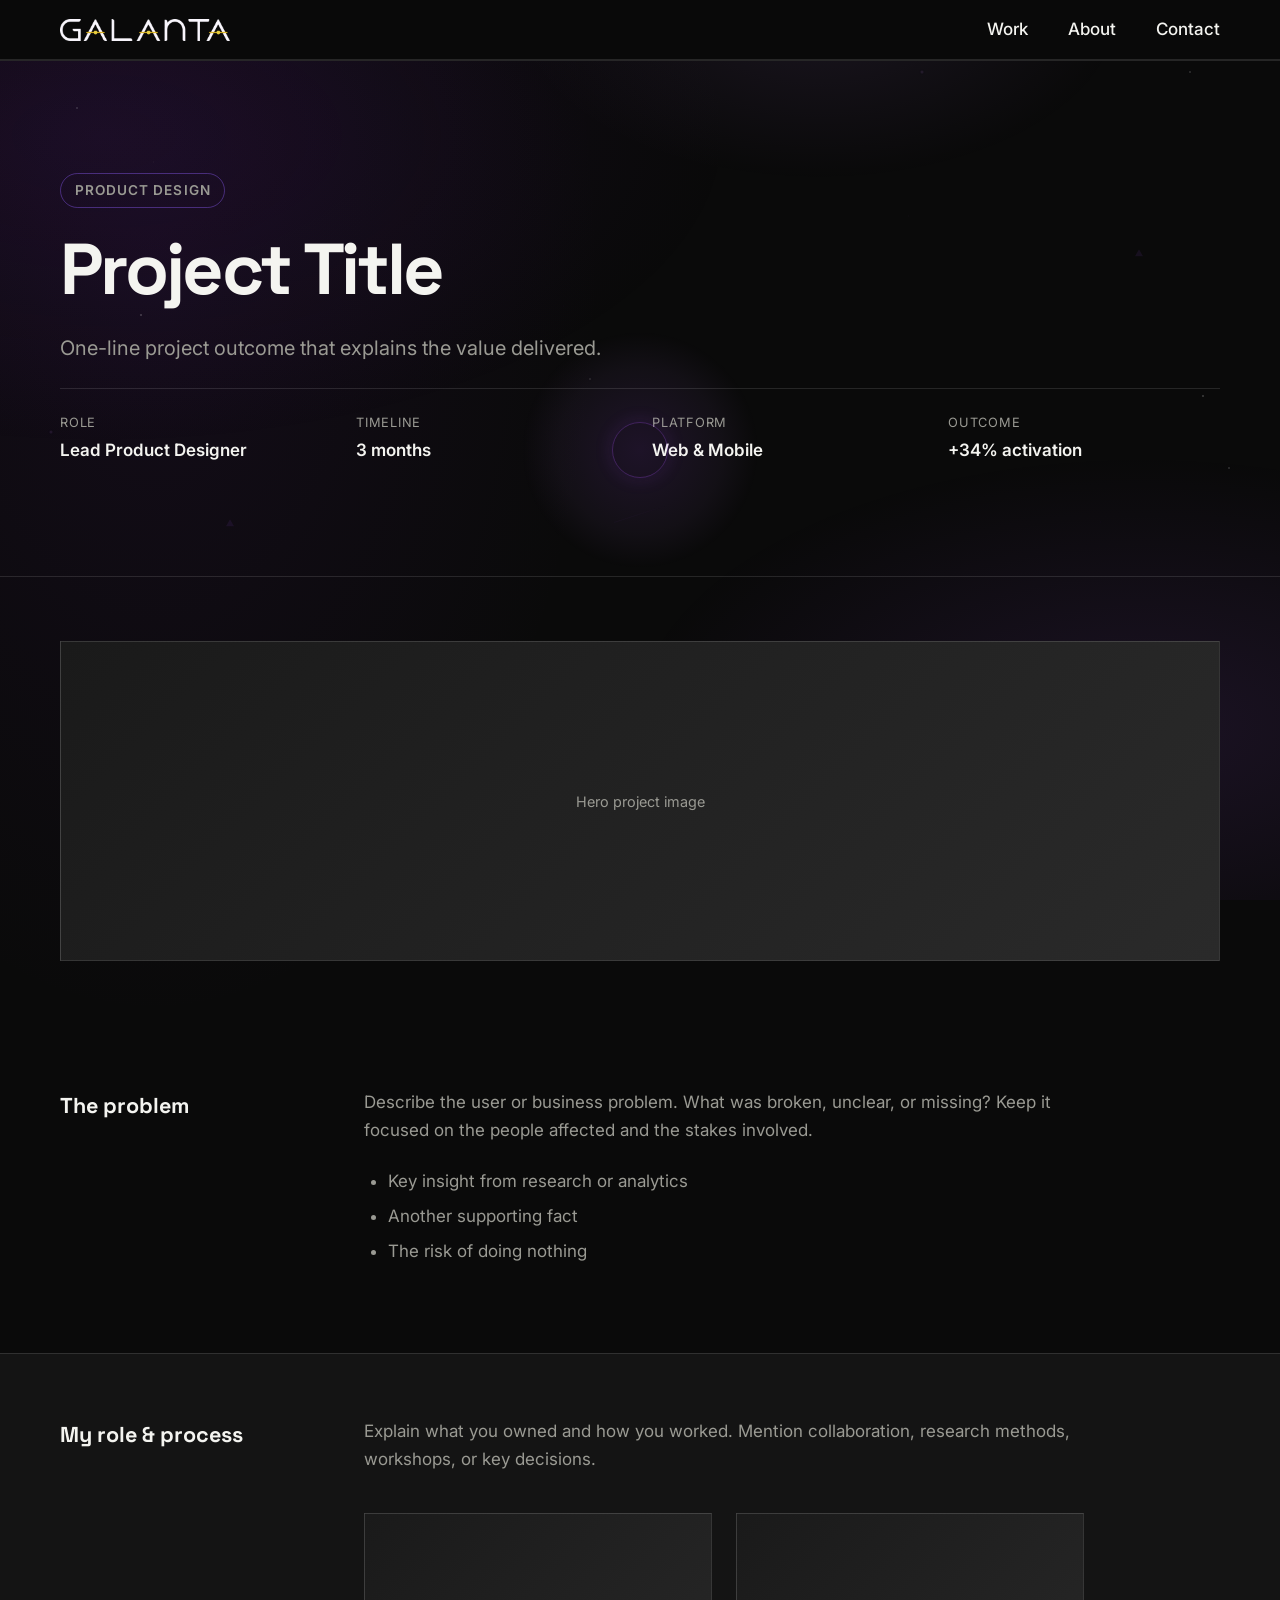
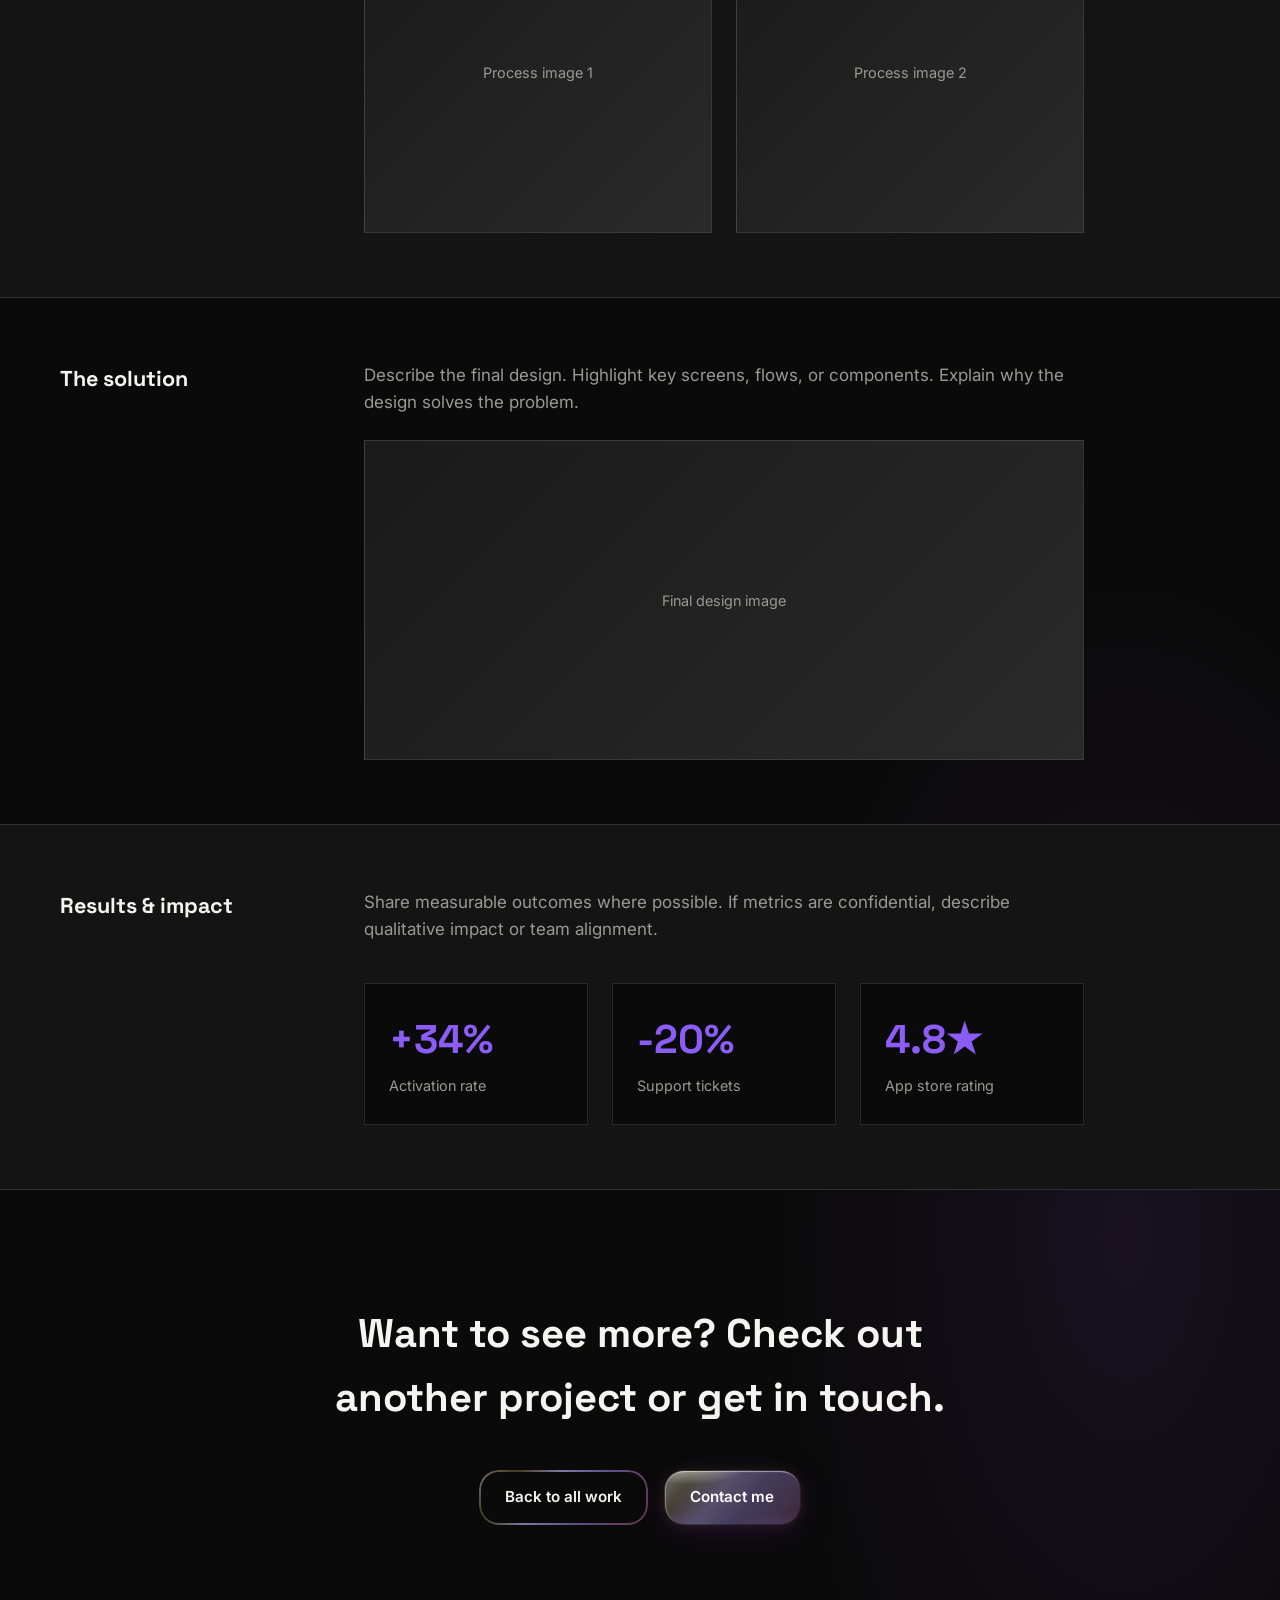
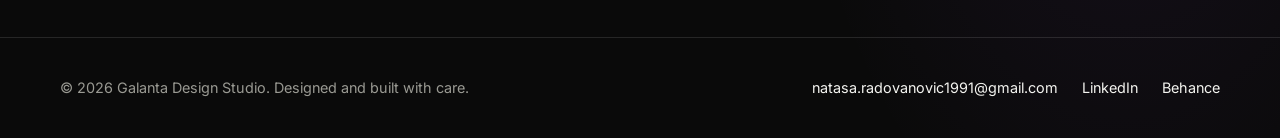
<file: cases/ecommerce-flow.html>
<!DOCTYPE html>
<html lang="en">
<head>
  <meta charset="UTF-8">
  <meta name="viewport" content="width=device-width, initial-scale=1.0">
  <title>E-commerce Checkout — Galanta Design Studio</title>
  <meta name="description" content="Reduced checkout abandonment with a faster, clearer purchase flow.">
  <link rel="preconnect" href="https://fonts.googleapis.com">
  <link rel="preconnect" href="https://fonts.gstatic.com" crossorigin>
  <link href="https://fonts.googleapis.com/css2?family=Inter:wght@400;500;600&family=Space+Grotesk:wght@500;700&display=swap" rel="stylesheet">
  <link rel="stylesheet" href="../assets/css/styles.css">
  <link rel="stylesheet" href="../assets/css/case.css">
</head>
<body>
  <a href="#main" class="skip-link">Skip to main content</a>
  <header class="site-header" data-partial="../partials/header.html"></header>
  <main id="main" class="case-page">
    <header class="case-hero">
      <div class="container">
        <span class="case-hero__tag">Product Design</span>
        <h1 class="case-hero__title">Project Title</h1>
        <p class="case-hero__summary">One-line project outcome that explains the value delivered.</p>
        <div class="case-meta">
          <div>
            <span class="case-meta__label">Role</span>
            <span class="case-meta__value">Lead Product Designer</span>
          </div>
          <div>
            <span class="case-meta__label">Timeline</span>
            <span class="case-meta__value">3 months</span>
          </div>
          <div>
            <span class="case-meta__label">Platform</span>
            <span class="case-meta__value">Web & Mobile</span>
          </div>
          <div>
            <span class="case-meta__label">Outcome</span>
            <span class="case-meta__value">+34% activation</span>
          </div>
        </div>
      </div>
    </header>

    <section class="case-hero-image">
      <div class="container">
        <div class="image-placeholder">Hero project image</div>
      </div>
    </section>

    <section class="case-section">
      <div class="container case-section__inner">
        <h2 class="case-section__title">The problem</h2>
        <div class="case-section__body">
          <p>Describe the user or business problem. What was broken, unclear, or missing? Keep it focused on the people affected and the stakes involved.</p>
          <ul>
            <li>Key insight from research or analytics</li>
            <li>Another supporting fact</li>
            <li>The risk of doing nothing</li>
          </ul>
        </div>
      </div>
    </section>

    <section class="case-section case-section--alt">
      <div class="container case-section__inner">
        <h2 class="case-section__title">My role & process</h2>
        <div class="case-section__body">
          <p>Explain what you owned and how you worked. Mention collaboration, research methods, workshops, or key decisions.</p>
          <div class="image-row">
            <div class="image-placeholder">Process image 1</div>
            <div class="image-placeholder">Process image 2</div>
          </div>
        </div>
      </div>
    </section>

    <section class="case-section">
      <div class="container case-section__inner">
        <h2 class="case-section__title">The solution</h2>
        <div class="case-section__body">
          <p>Describe the final design. Highlight key screens, flows, or components. Explain why the design solves the problem.</p>
          <div class="image-placeholder">Final design image</div>
        </div>
      </div>
    </section>

    <section class="case-section case-section--alt">
      <div class="container case-section__inner">
        <h2 class="case-section__title">Results & impact</h2>
        <div class="case-section__body">
          <p>Share measurable outcomes where possible. If metrics are confidential, describe qualitative impact or team alignment.</p>
          <div class="results-grid">
            <div class="result-card">
              <span class="result-card__number">+34%</span>
              <span class="result-card__label">Activation rate</span>
            </div>
            <div class="result-card">
              <span class="result-card__number">-20%</span>
              <span class="result-card__label">Support tickets</span>
            </div>
            <div class="result-card">
              <span class="result-card__number">4.8★</span>
              <span class="result-card__label">App store rating</span>
            </div>
          </div>
        </div>
      </div>
    </section>

    <section class="case-cta">
      <div class="container">
        <h2>Want to see more? Check out another project or get in touch.</h2>
        <div class="case-cta__actions">
          <a href="../index.html#work" class="button button--secondary">Back to all work</a>
          <a href="../index.html#contact" class="button button--primary">Contact me</a>
        </div>
      </div>
    </section>
  </main>
  <footer class="site-footer" data-partial="../partials/footer.html"></footer>
  <script src="../assets/js/main.js" defer></script>
</body>
</html>
</file>
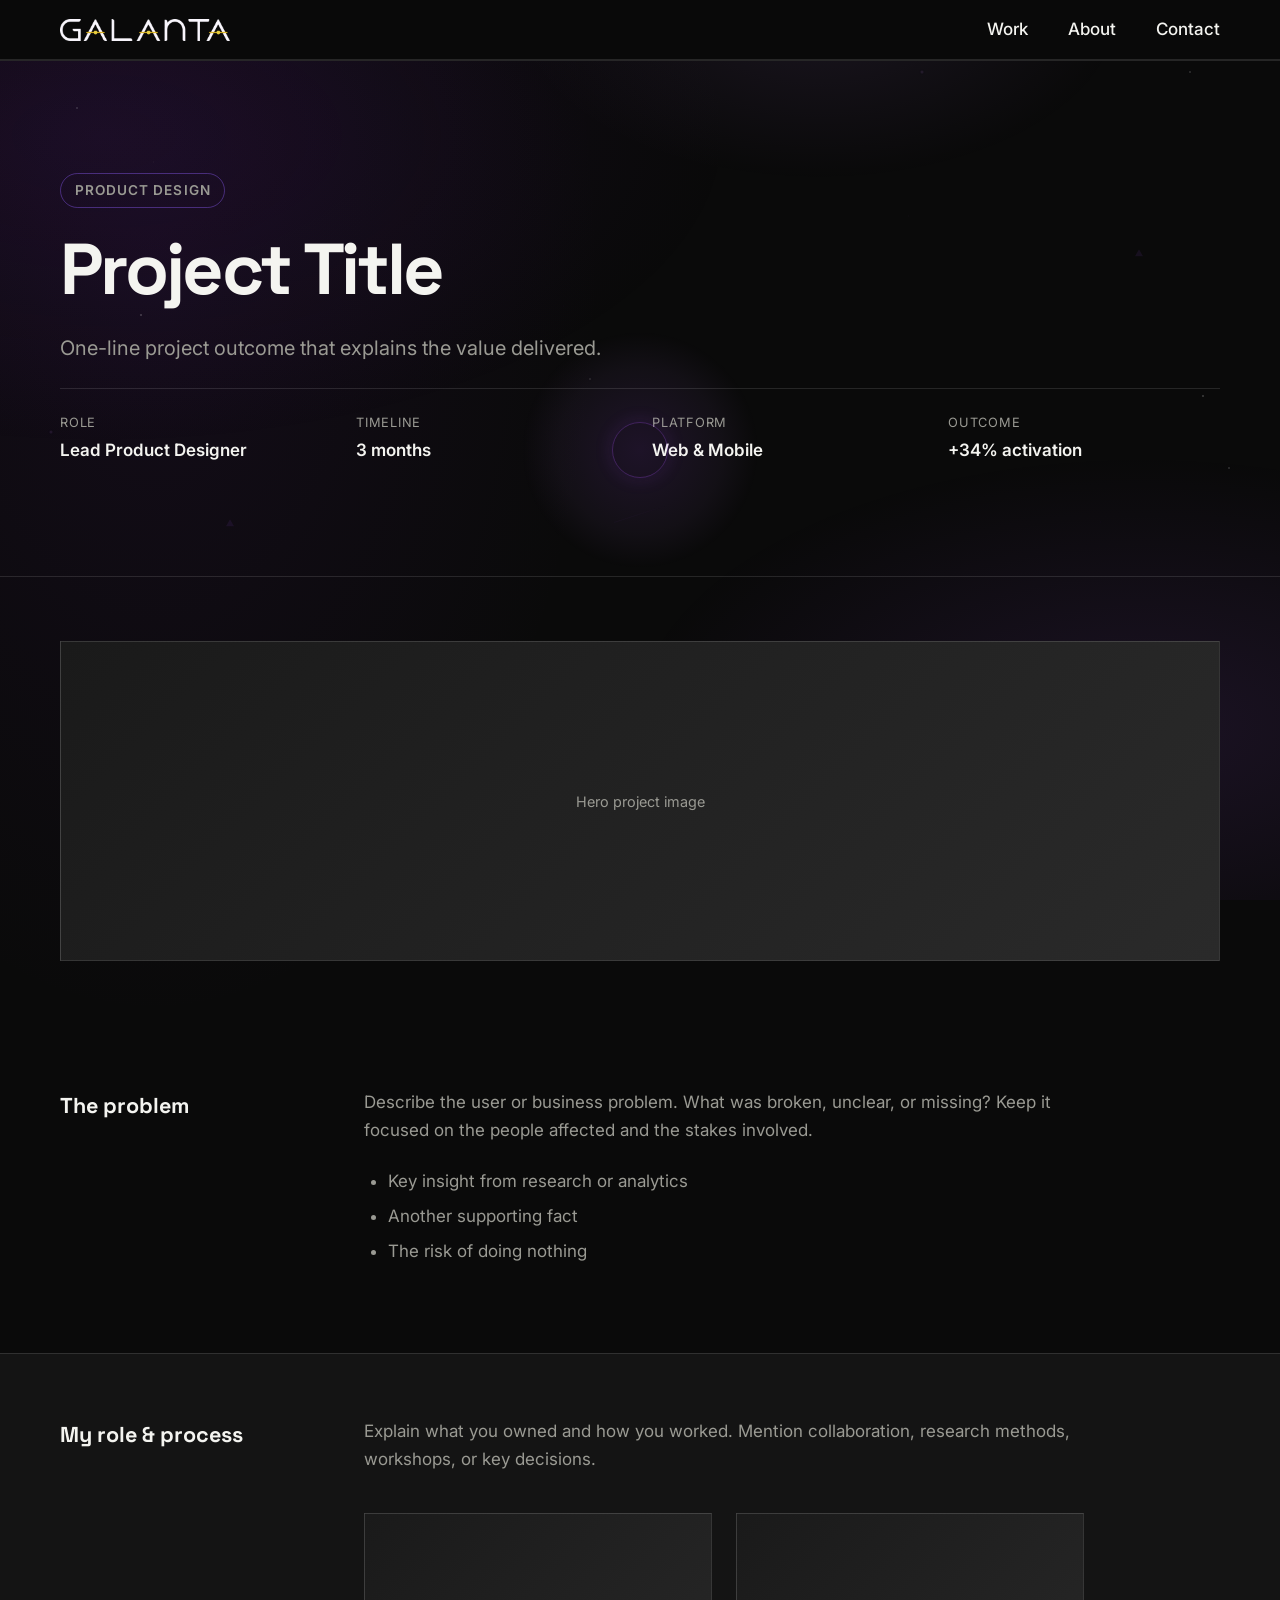
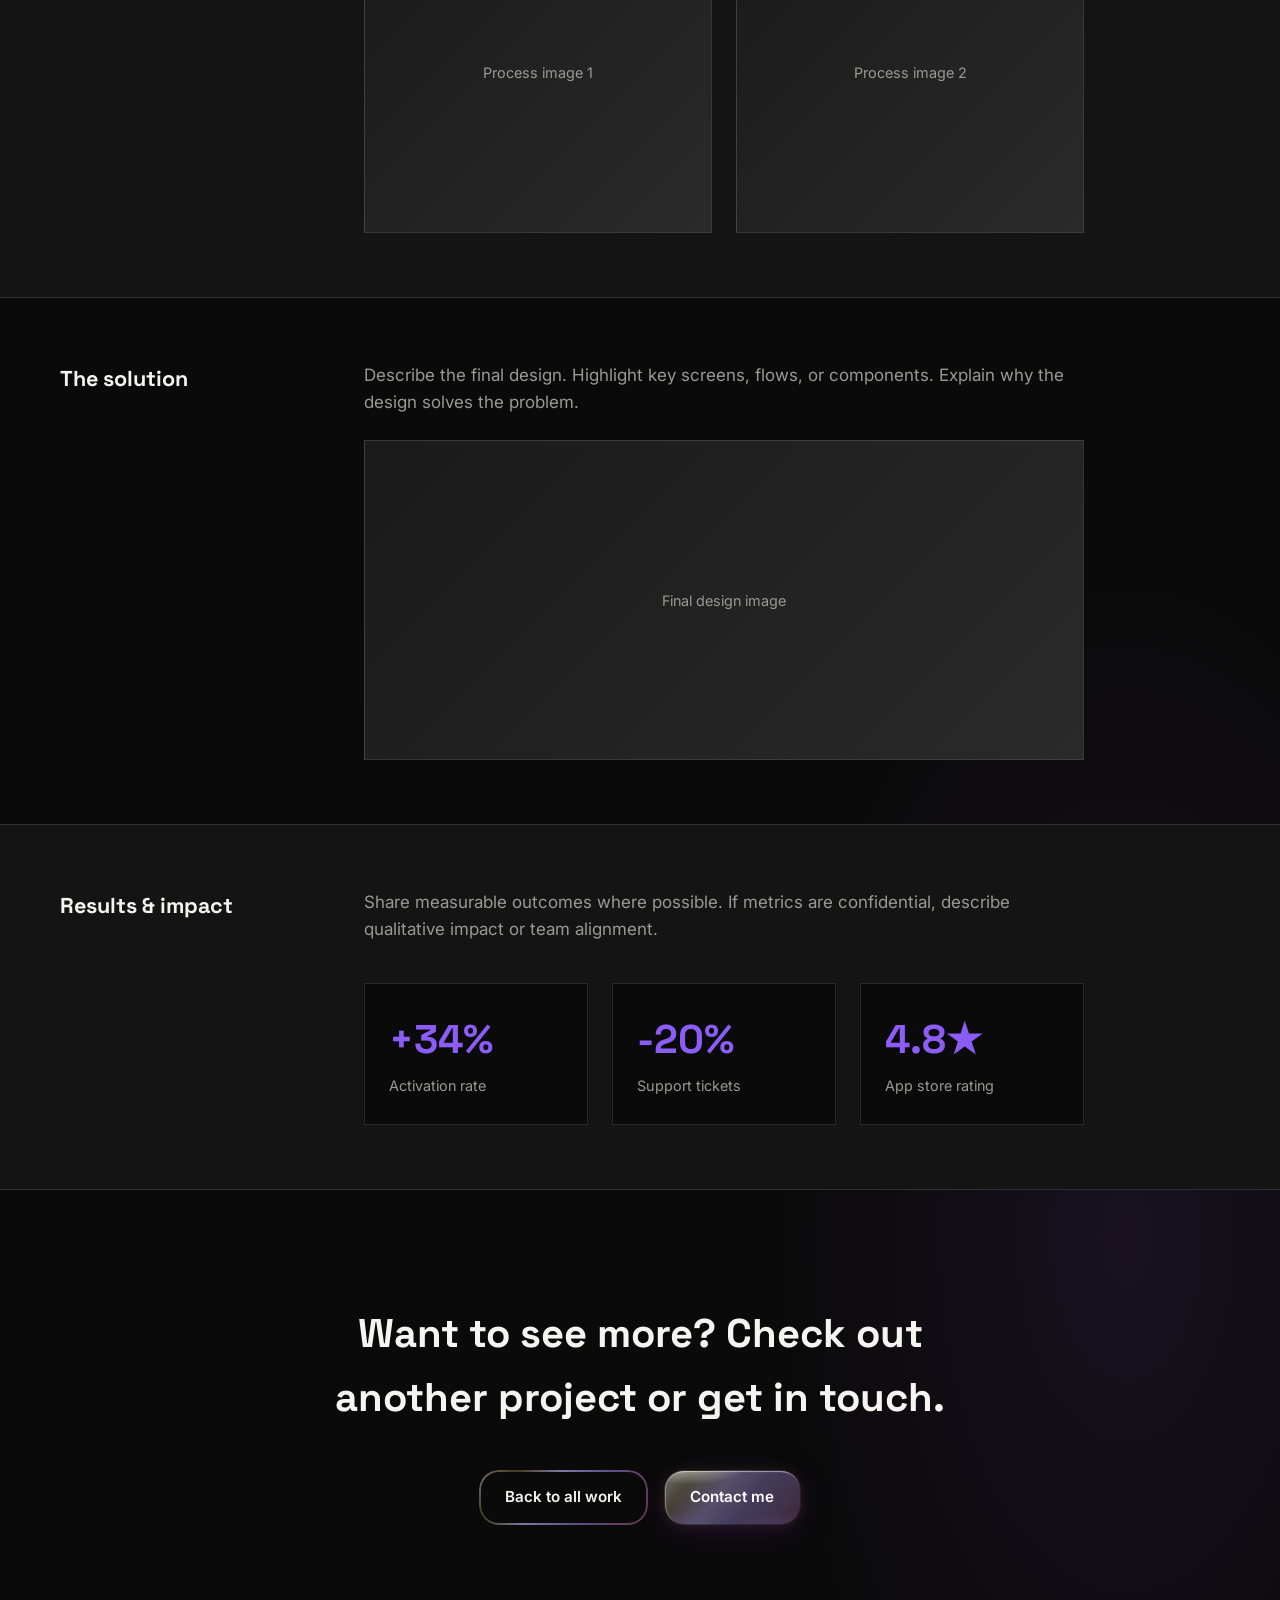
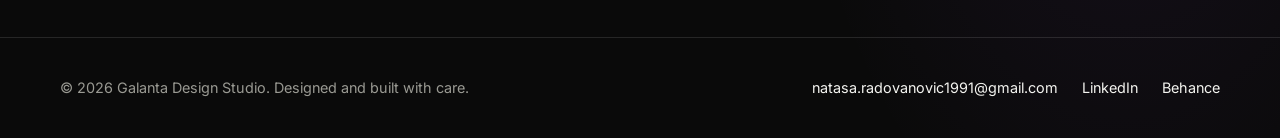
<file: cases/finance-app.html>
<!DOCTYPE html>
<html lang="en">
<head>
  <meta charset="UTF-8">
  <meta name="viewport" content="width=device-width, initial-scale=1.0">
  <title>Finance App Redesign — Galanta Design Studio</title>
  <meta name="description" content="Simplified investing for first-time users and increased activation by 34%.">
  <link rel="preconnect" href="https://fonts.googleapis.com">
  <link rel="preconnect" href="https://fonts.gstatic.com" crossorigin>
  <link href="https://fonts.googleapis.com/css2?family=Inter:wght@400;500;600&family=Space+Grotesk:wght@500;700&display=swap" rel="stylesheet">
  <link rel="stylesheet" href="../assets/css/styles.css">
  <link rel="stylesheet" href="../assets/css/case.css">
</head>
<body>
  <a href="#main" class="skip-link">Skip to main content</a>
  <header class="site-header" data-partial="../partials/header.html"></header>
  <main id="main" class="case-page">
    <header class="case-hero">
      <div class="container">
        <span class="case-hero__tag">Product Design</span>
        <h1 class="case-hero__title">Project Title</h1>
        <p class="case-hero__summary">One-line project outcome that explains the value delivered.</p>
        <div class="case-meta">
          <div>
            <span class="case-meta__label">Role</span>
            <span class="case-meta__value">Lead Product Designer</span>
          </div>
          <div>
            <span class="case-meta__label">Timeline</span>
            <span class="case-meta__value">3 months</span>
          </div>
          <div>
            <span class="case-meta__label">Platform</span>
            <span class="case-meta__value">Web & Mobile</span>
          </div>
          <div>
            <span class="case-meta__label">Outcome</span>
            <span class="case-meta__value">+34% activation</span>
          </div>
        </div>
      </div>
    </header>

    <section class="case-hero-image">
      <div class="container">
        <div class="image-placeholder">Hero project image</div>
      </div>
    </section>

    <section class="case-section">
      <div class="container case-section__inner">
        <h2 class="case-section__title">The problem</h2>
        <div class="case-section__body">
          <p>Describe the user or business problem. What was broken, unclear, or missing? Keep it focused on the people affected and the stakes involved.</p>
          <ul>
            <li>Key insight from research or analytics</li>
            <li>Another supporting fact</li>
            <li>The risk of doing nothing</li>
          </ul>
        </div>
      </div>
    </section>

    <section class="case-section case-section--alt">
      <div class="container case-section__inner">
        <h2 class="case-section__title">My role & process</h2>
        <div class="case-section__body">
          <p>Explain what you owned and how you worked. Mention collaboration, research methods, workshops, or key decisions.</p>
          <div class="image-row">
            <div class="image-placeholder">Process image 1</div>
            <div class="image-placeholder">Process image 2</div>
          </div>
        </div>
      </div>
    </section>

    <section class="case-section">
      <div class="container case-section__inner">
        <h2 class="case-section__title">The solution</h2>
        <div class="case-section__body">
          <p>Describe the final design. Highlight key screens, flows, or components. Explain why the design solves the problem.</p>
          <div class="image-placeholder">Final design image</div>
        </div>
      </div>
    </section>

    <section class="case-section case-section--alt">
      <div class="container case-section__inner">
        <h2 class="case-section__title">Results & impact</h2>
        <div class="case-section__body">
          <p>Share measurable outcomes where possible. If metrics are confidential, describe qualitative impact or team alignment.</p>
          <div class="results-grid">
            <div class="result-card">
              <span class="result-card__number">+34%</span>
              <span class="result-card__label">Activation rate</span>
            </div>
            <div class="result-card">
              <span class="result-card__number">-20%</span>
              <span class="result-card__label">Support tickets</span>
            </div>
            <div class="result-card">
              <span class="result-card__number">4.8★</span>
              <span class="result-card__label">App store rating</span>
            </div>
          </div>
        </div>
      </div>
    </section>

    <section class="case-cta">
      <div class="container">
        <h2>Want to see more? Check out another project or get in touch.</h2>
        <div class="case-cta__actions">
          <a href="../index.html#work" class="button button--secondary">Back to all work</a>
          <a href="../index.html#contact" class="button button--primary">Contact me</a>
        </div>
      </div>
    </section>
  </main>
  <footer class="site-footer" data-partial="../partials/footer.html"></footer>
  <script src="../assets/js/main.js" defer></script>
</body>
</html>
</file>
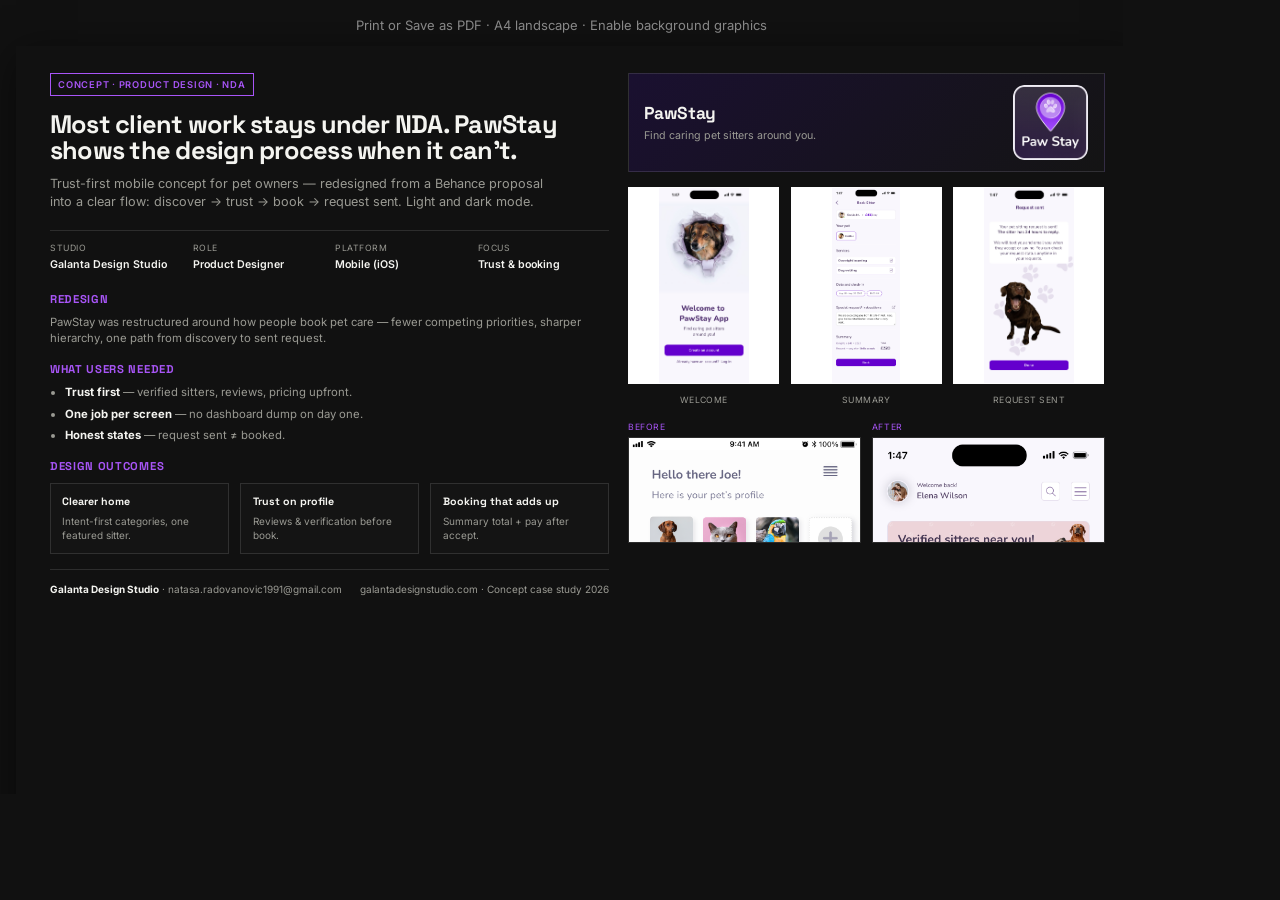
<file: cases/pawstay-pitch.html>
<!DOCTYPE html>
<html lang="en">
<head>
  <meta charset="UTF-8">
  <meta name="viewport" content="width=device-width, initial-scale=1.0">
  <title>PawStay — Pitch Sheet</title>
  <link rel="preconnect" href="https://fonts.googleapis.com">
  <link rel="preconnect" href="https://fonts.gstatic.com" crossorigin>
  <link href="https://fonts.googleapis.com/css2?family=Inter:wght@400;500;600&family=Space+Grotesk:wght@500;700&display=swap" rel="stylesheet">
  <style>
    :root {
      --bg: #0a0a0a;
      --surface: #141414;
      --text: #f4f4f0;
      --muted: #9a9a93;
      --accent: #a855f7;
      --border: rgba(244, 244, 240, 0.12);
    }

    * { box-sizing: border-box; }

    @page {
      size: A4 landscape;
      margin: 0;
    }

    html, body {
      width: 297mm;
      height: 210mm;
      overflow: hidden;
    }

    body {
      margin: 0;
      background: var(--bg);
      color: var(--text);
      font-family: Inter, system-ui, sans-serif;
      font-size: 8.5pt;
      line-height: 1.4;
      -webkit-print-color-adjust: exact;
      print-color-adjust: exact;
    }

    .pitch {
      width: 297mm;
      height: 210mm;
      max-height: 210mm;
      overflow: hidden;
      margin: 0;
      padding: 7mm 9mm;
      display: grid;
      grid-template-columns: 1.08fr 0.92fr;
      gap: 5mm;
      box-sizing: border-box;
    }

    .pitch__tag {
      display: inline-block;
      font-size: 7pt;
      font-weight: 600;
      letter-spacing: 0.08em;
      text-transform: uppercase;
      color: var(--accent);
      border: 1px solid var(--accent);
      padding: 0.25rem 0.45rem;
      margin-bottom: 4mm;
    }

    .pitch__title {
      font-family: 'Space Grotesk', sans-serif;
      font-size: 19pt;
      font-weight: 700;
      line-height: 1.05;
      letter-spacing: -0.03em;
      margin: 0 0 3mm;
      max-width: 95%;
    }

    .pitch__lead {
      color: var(--muted);
      font-size: 9.5pt;
      margin: 0 0 5mm;
      max-width: 92%;
    }

    .pitch__meta {
      display: grid;
      grid-template-columns: repeat(4, 1fr);
      gap: 3mm;
      border-top: 1px solid var(--border);
      padding-top: 3mm;
      margin-bottom: 5mm;
    }

    .pitch__meta dt {
      font-size: 6.5pt;
      text-transform: uppercase;
      letter-spacing: 0.06em;
      color: var(--muted);
      margin-bottom: 1mm;
    }

    .pitch__meta dd {
      margin: 0;
      font-weight: 600;
      font-size: 8pt;
    }

    .pitch__section-title {
      font-family: 'Space Grotesk', sans-serif;
      font-size: 8.5pt;
      font-weight: 700;
      margin: 0 0 2mm;
      color: var(--accent);
      text-transform: uppercase;
      letter-spacing: 0.06em;
    }

    .pitch__copy {
      margin: 0 0 4mm;
      color: var(--muted);
    }

    .pitch__list {
      margin: 0 0 4mm;
      padding-left: 4mm;
      color: var(--muted);
    }

    .pitch__list li { margin-bottom: 1.5mm; }
    .pitch__list strong { color: var(--text); }

    .pitch__outcomes {
      display: grid;
      grid-template-columns: repeat(3, 1fr);
      gap: 3mm;
    }

    .pitch__outcome {
      background: var(--surface);
      border: 1px solid var(--border);
      padding: 3mm;
    }

    .pitch__outcome strong {
      display: block;
      font-family: 'Space Grotesk', sans-serif;
      font-size: 8pt;
      margin-bottom: 1mm;
    }

    .pitch__outcome p {
      margin: 0;
      font-size: 7.5pt;
      color: var(--muted);
    }

    .pitch__footer {
      margin-top: 4mm;
      padding-top: 3mm;
      border-top: 1px solid var(--border);
      display: flex;
      justify-content: space-between;
      align-items: center;
      font-size: 7.5pt;
      color: var(--muted);
    }

    .pitch__footer strong { color: var(--text); }

    .pitch__visual {
      display: flex;
      flex-direction: column;
      gap: 4mm;
    }

    .pitch__brand {
      display: flex;
      flex-direction: row;
      align-items: center;
      justify-content: space-between;
      gap: 4mm;
      padding: 3mm 4mm;
      background: linear-gradient(135deg, #1a1030, #141414);
      border: 1px solid var(--border);
    }

    .pitch__brand-text {
      flex: 1;
    }

    .pitch__brand-name {
      display: block;
      font-family: 'Space Grotesk', sans-serif;
      font-size: 13pt;
      margin-bottom: 1mm;
      letter-spacing: -0.02em;
    }

    .pitch__logo {
      width: 20mm;
      height: auto;
      border-radius: 3mm;
      flex-shrink: 0;
    }

    .pitch__brand-tagline {
      margin: 0;
      color: var(--muted);
      font-size: 8pt;
    }

    .pitch__phones {
      display: grid;
      grid-template-columns: repeat(3, 1fr);
      gap: 3mm;
      align-items: end;
    }

    .pitch__phone {
      text-align: center;
    }

    .pitch__phone img {
      width: 100%;
      max-height: 52mm;
      object-fit: contain;
      object-position: top center;
      border: 1px solid var(--border);
      background: #fff;
    }

    .pitch__phone span {
      display: block;
      margin-top: 1.5mm;
      font-size: 6.5pt;
      color: var(--muted);
      text-transform: uppercase;
      letter-spacing: 0.05em;
    }

    .pitch__compare {
      display: grid;
      grid-template-columns: 1fr 1fr;
      gap: 3mm;
    }

    .pitch__compare img {
      width: 100%;
      max-height: 28mm;
      object-fit: cover;
      object-position: top center;
      border: 1px solid var(--border);
    }

    .pitch__compare-label {
      font-size: 6.5pt;
      text-transform: uppercase;
      letter-spacing: 0.06em;
      color: var(--accent);
      margin-bottom: 1mm;
    }

    @media screen {
      body {
        padding: 16px;
        background: #111;
      }

      .pitch {
        box-shadow: 0 8px 40px rgba(0, 0, 0, 0.5);
      }

      .print-hint {
        max-width: 277mm;
        margin: 0 auto 12px;
        text-align: center;
        color: #888;
        font-size: 13px;
      }
    }

    @media print {
      .print-hint { display: none; }
      body { background: var(--bg); margin: 0; }
      .pitch { page-break-after: avoid; page-break-inside: avoid; }
    }
  </style>
</head>
<body>
  <p class="print-hint">Print or Save as PDF · A4 landscape · Enable background graphics</p>

  <article class="pitch">
    <div class="pitch__content">
      <span class="pitch__tag">Concept · Product Design · NDA</span>
      <h1 class="pitch__title">Most client work stays under NDA. PawStay shows the design process when it can't.</h1>
      <p class="pitch__lead">Trust-first mobile concept for pet owners — redesigned from a Behance proposal into a clear flow: discover → trust → book → request sent. Light and dark mode.</p>

      <dl class="pitch__meta">
        <div><dt>Studio</dt><dd>Galanta Design Studio</dd></div>
        <div><dt>Role</dt><dd>Product Designer</dd></div>
        <div><dt>Platform</dt><dd>Mobile (iOS)</dd></div>
        <div><dt>Focus</dt><dd>Trust &amp; booking</dd></div>
      </dl>

      <h3 class="pitch__section-title">Redesign</h3>
      <p class="pitch__copy">PawStay was restructured around how people book pet care — fewer competing priorities, sharper hierarchy, one path from discovery to sent request.</p>

      <h3 class="pitch__section-title">What users needed</h3>
      <ul class="pitch__list">
        <li><strong>Trust first</strong> — verified sitters, reviews, pricing upfront.</li>
        <li><strong>One job per screen</strong> — no dashboard dump on day one.</li>
        <li><strong>Honest states</strong> — request sent ≠ booked.</li>
      </ul>

      <h3 class="pitch__section-title">Design outcomes</h3>
      <div class="pitch__outcomes">
        <div class="pitch__outcome">
          <strong>Clearer home</strong>
          <p>Intent-first categories, one featured sitter.</p>
        </div>
        <div class="pitch__outcome">
          <strong>Trust on profile</strong>
          <p>Reviews &amp; verification before book.</p>
        </div>
        <div class="pitch__outcome">
          <strong>Booking that adds up</strong>
          <p>Summary total + pay after accept.</p>
        </div>
      </div>

      <div class="pitch__footer">
        <span><strong>Galanta Design Studio</strong> · natasa.radovanovic1991@gmail.com</span>
        <span>galantadesignstudio.com · Concept case study 2026</span>
      </div>
    </div>

    <div class="pitch__visual">
      <div class="pitch__brand">
        <div class="pitch__brand-text">
          <strong class="pitch__brand-name">PawStay</strong>
          <p class="pitch__brand-tagline">Find caring pet sitters around you.</p>
        </div>
        <img class="pitch__logo" src="../assets/images/pawstay/logo.png" alt="PawStay">
      </div>

      <div class="pitch__phones">
        <div class="pitch__phone">
          <img src="../assets/images/pawstay/welcome.png" alt="Welcome screen">
          <span>Welcome</span>
        </div>
        <div class="pitch__phone">
          <img src="../assets/images/pawstay/summary.png" alt="Booking summary">
          <span>Summary</span>
        </div>
        <div class="pitch__phone">
          <img src="../assets/images/pawstay/success.png" alt="Request sent">
          <span>Request sent</span>
        </div>
      </div>

      <div class="pitch__compare">
        <div>
          <div class="pitch__compare-label">Before</div>
          <img src="../assets/images/pawstay/before/home.png" alt="Before redesign">
        </div>
        <div>
          <div class="pitch__compare-label">After</div>
          <img src="../assets/images/pawstay/home.png" alt="After redesign">
        </div>
      </div>
    </div>
  </article>
</body>
</html>
</file>
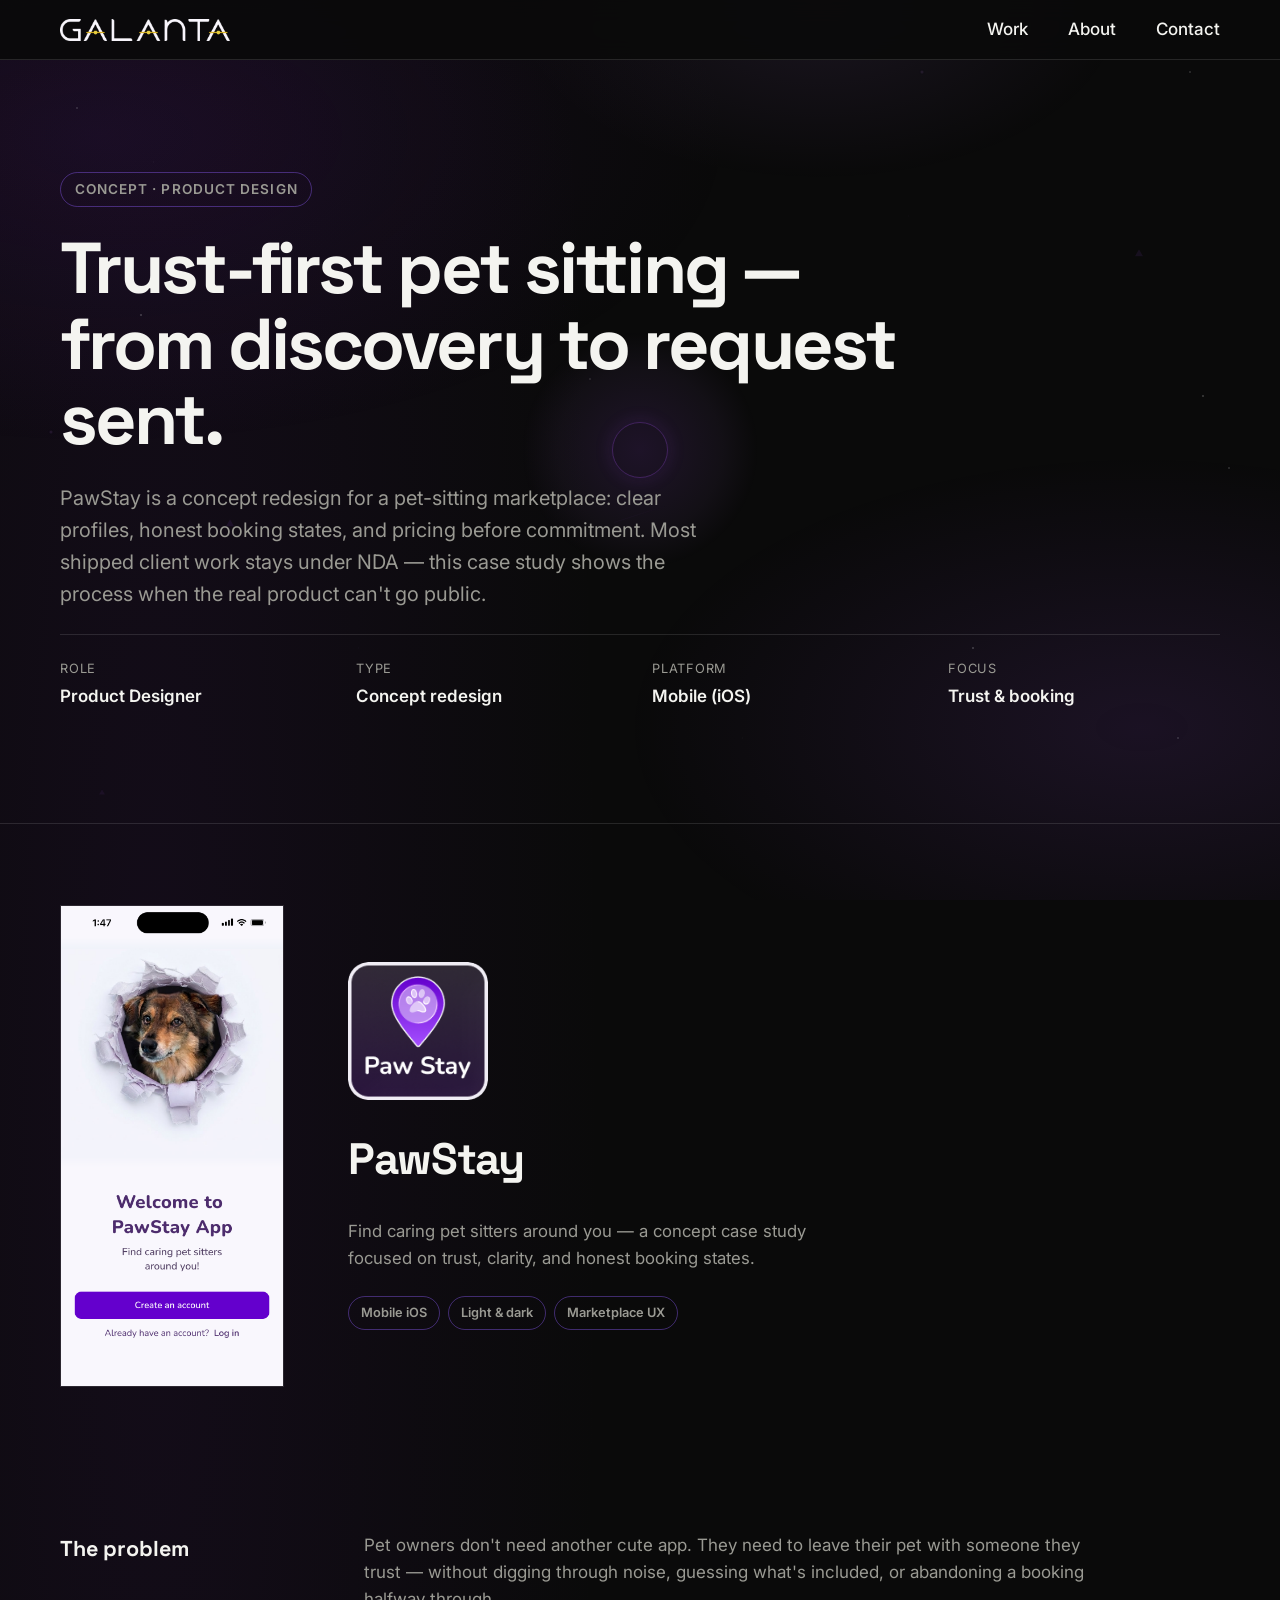
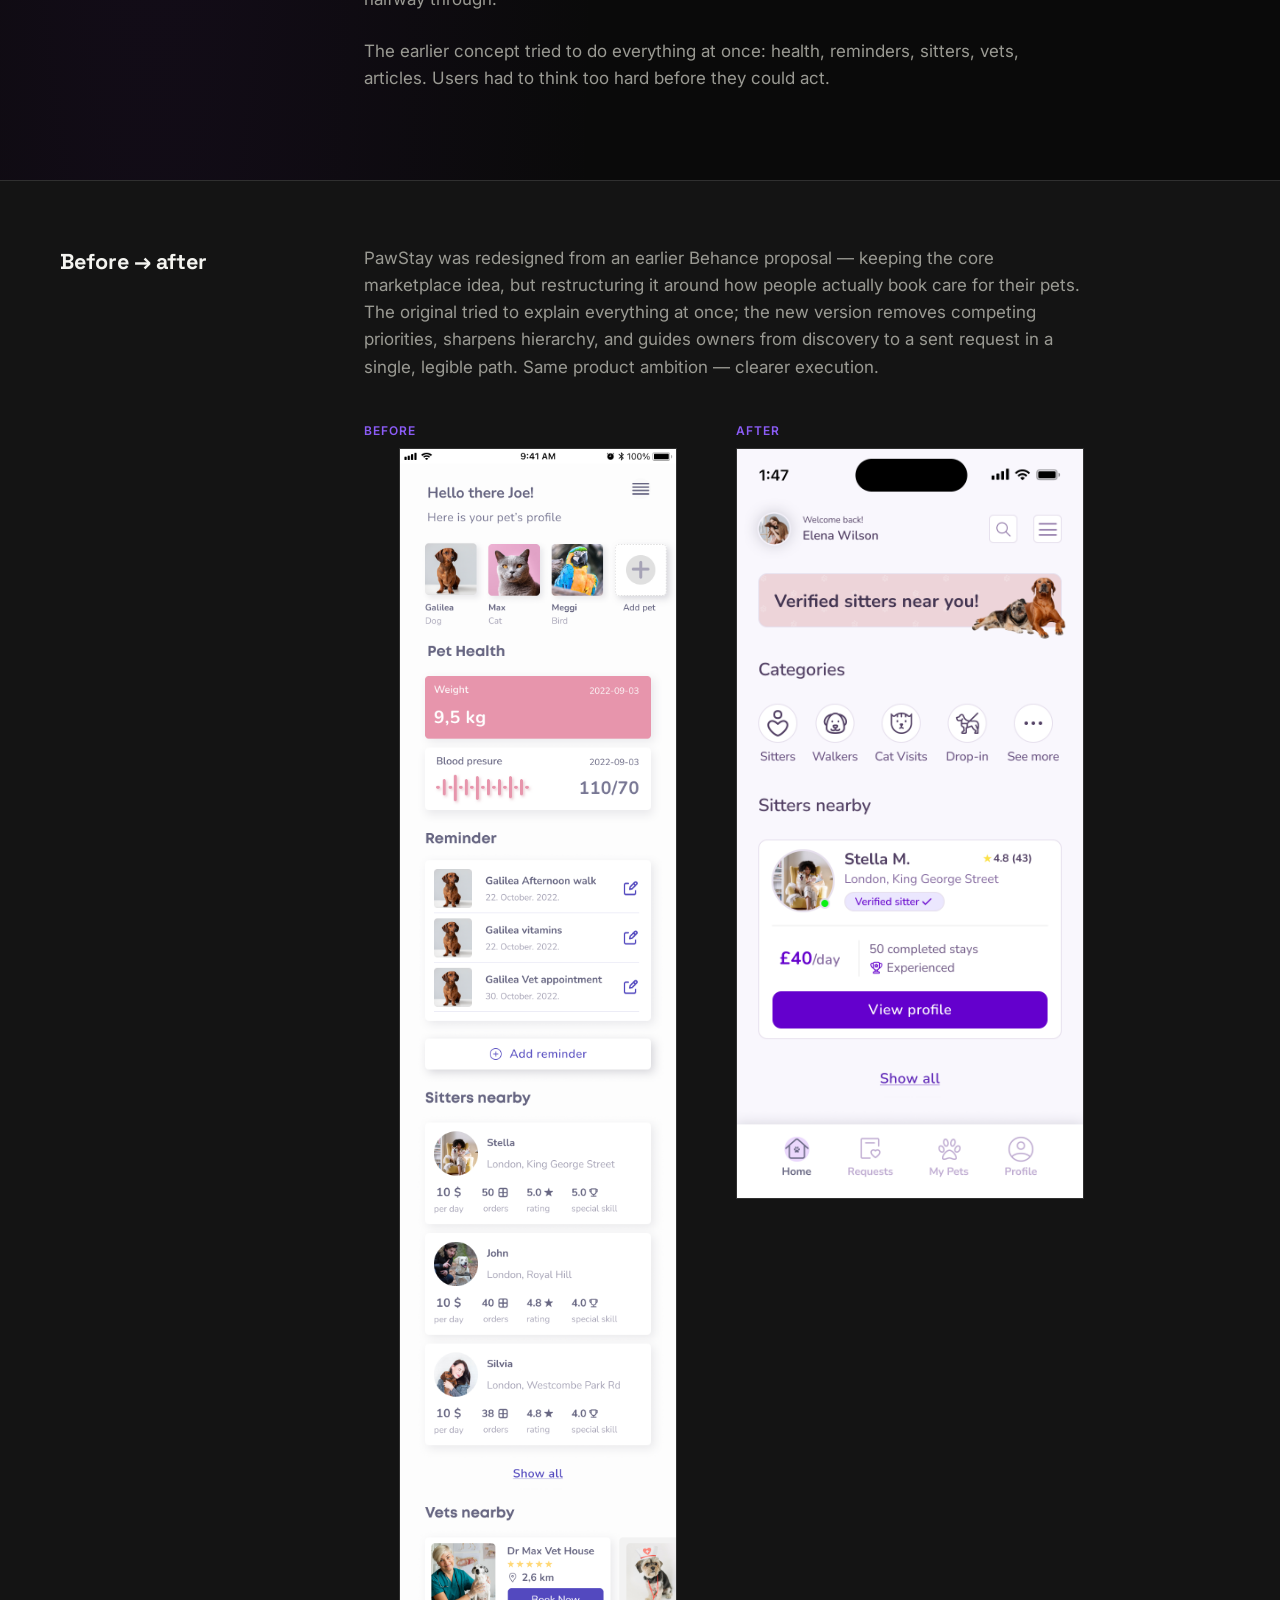
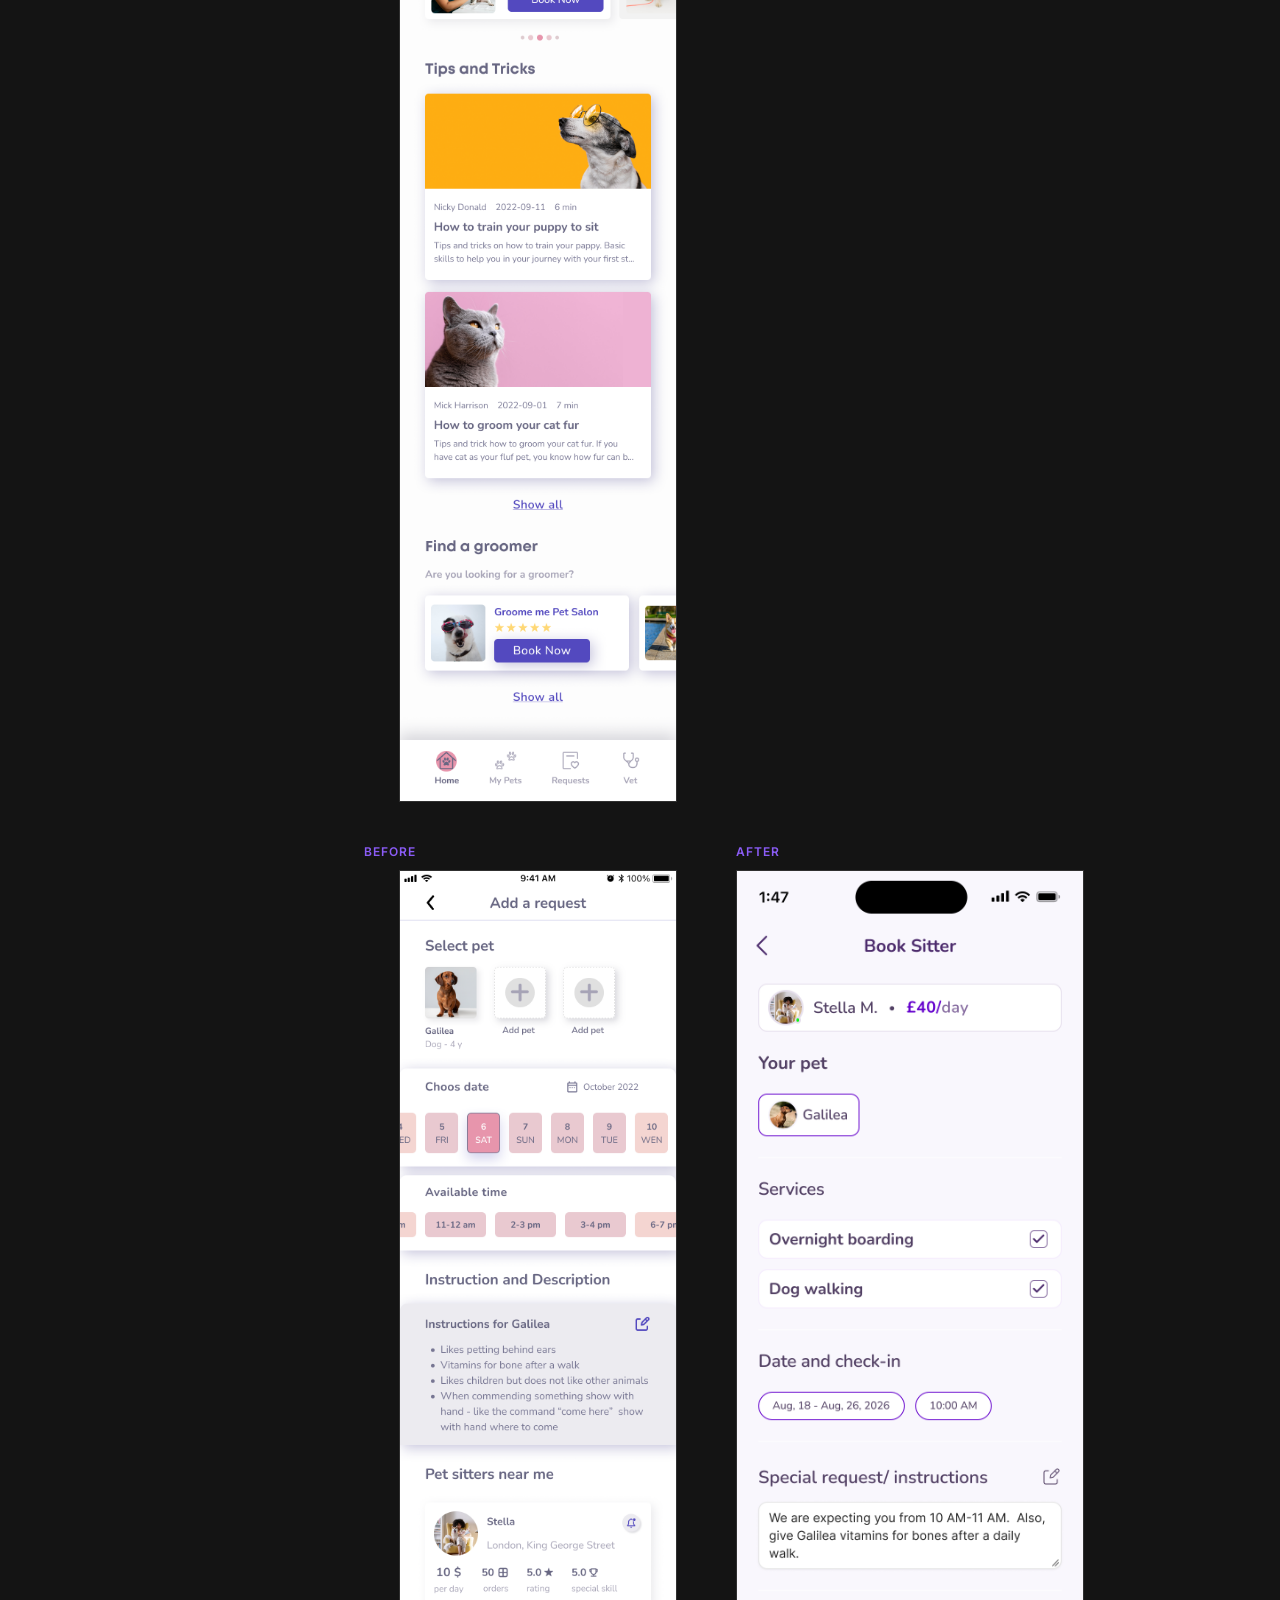
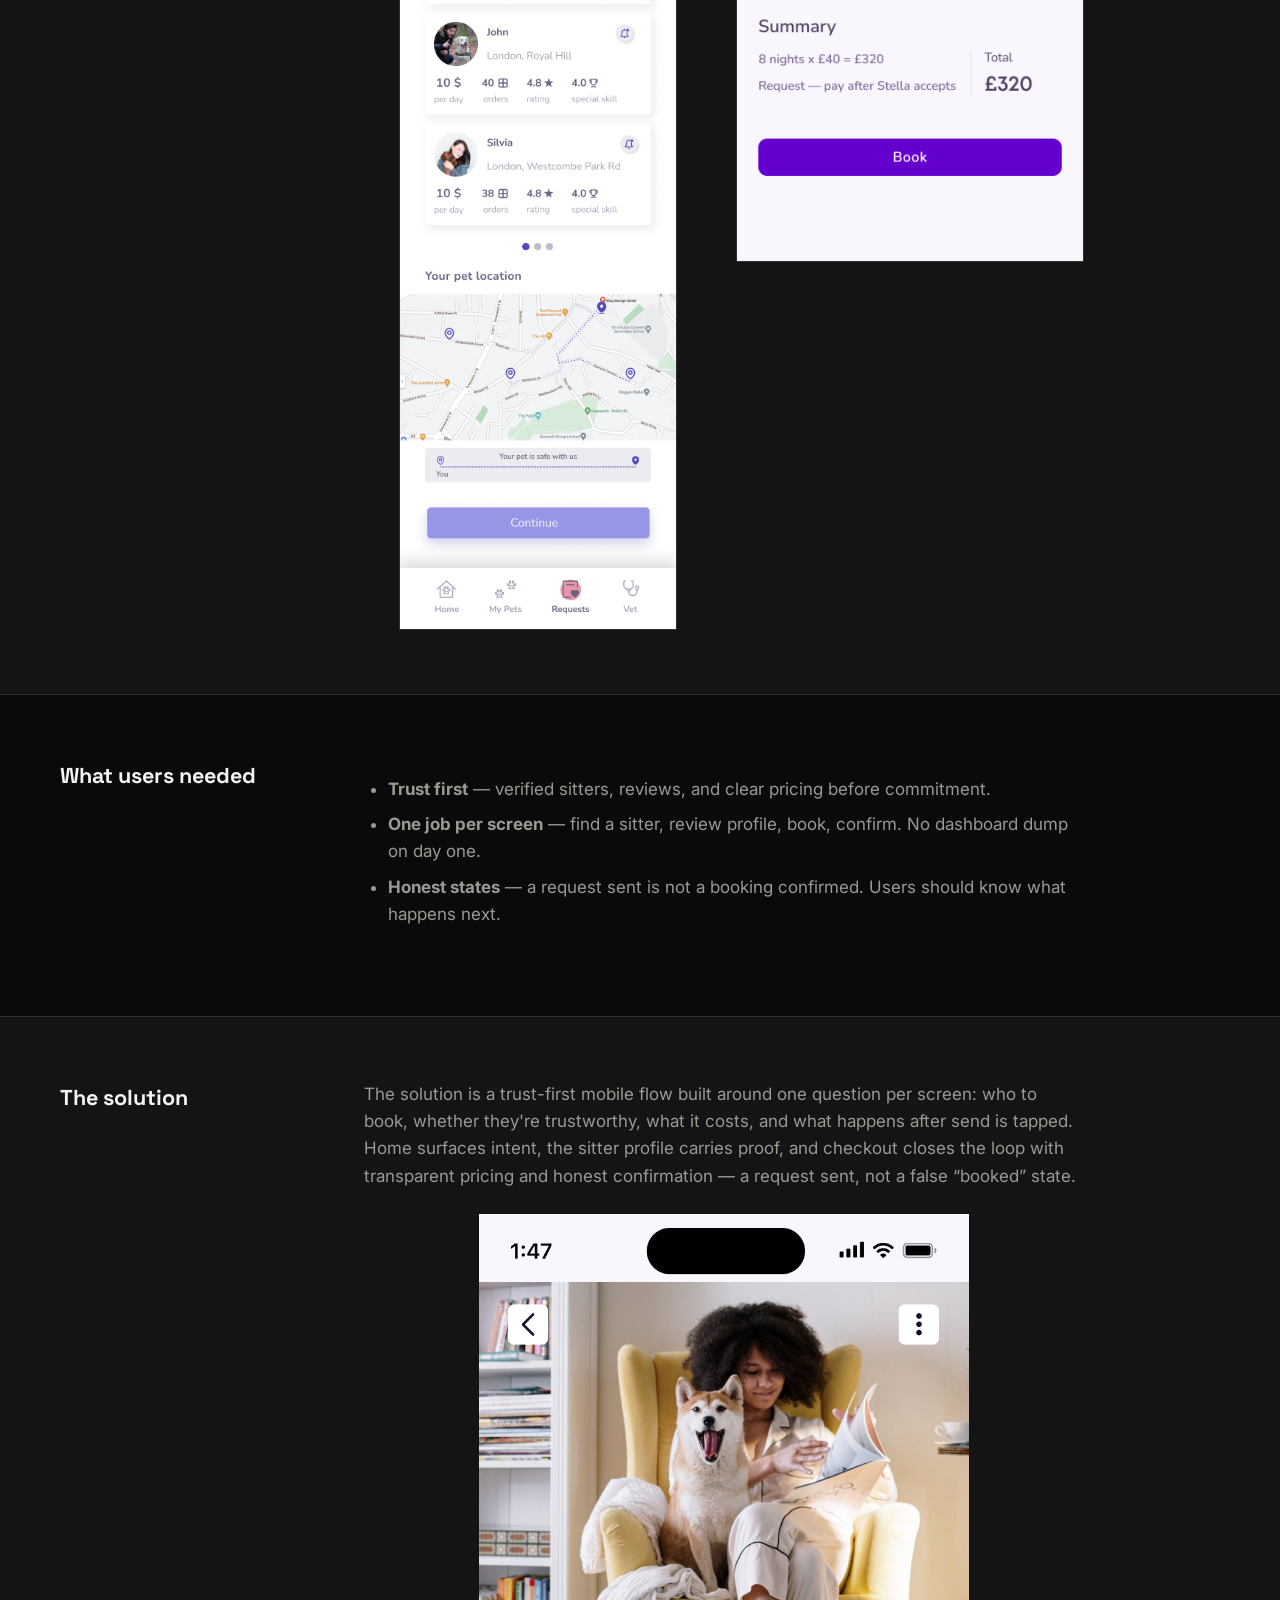
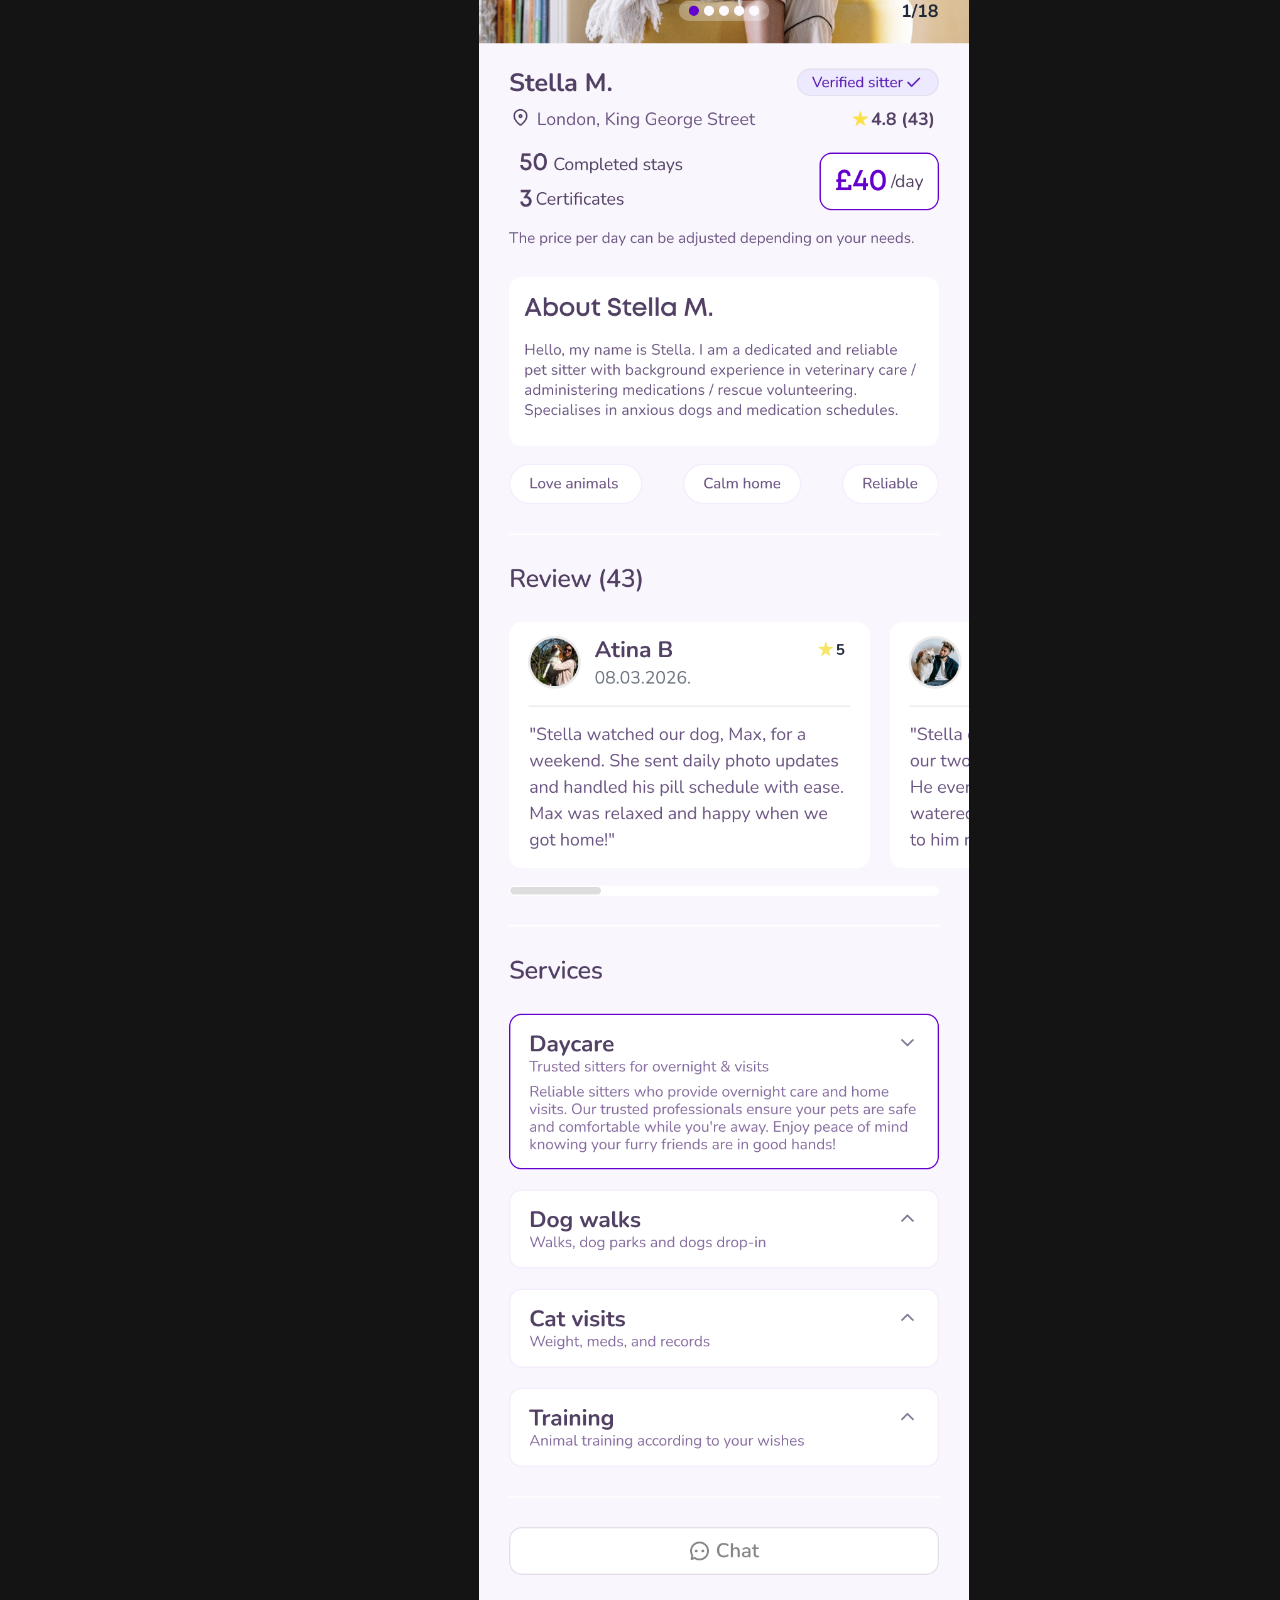
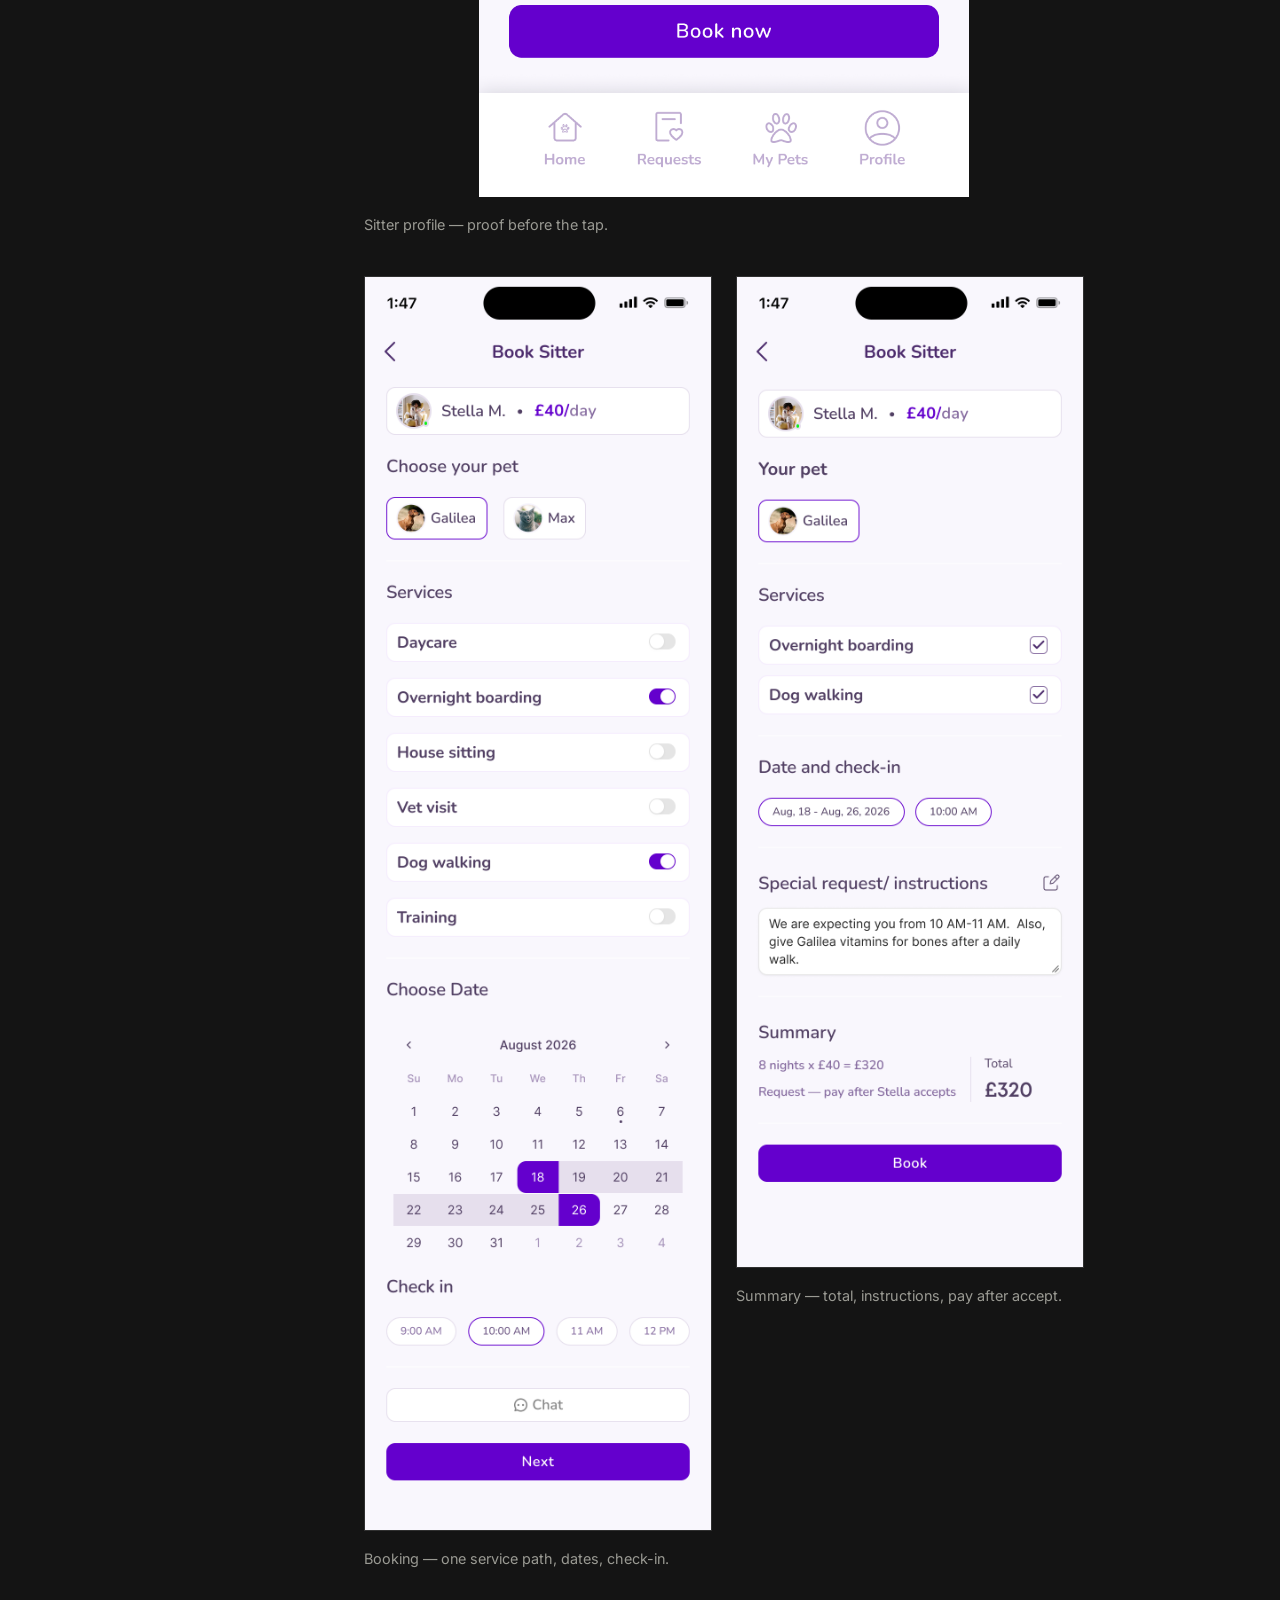
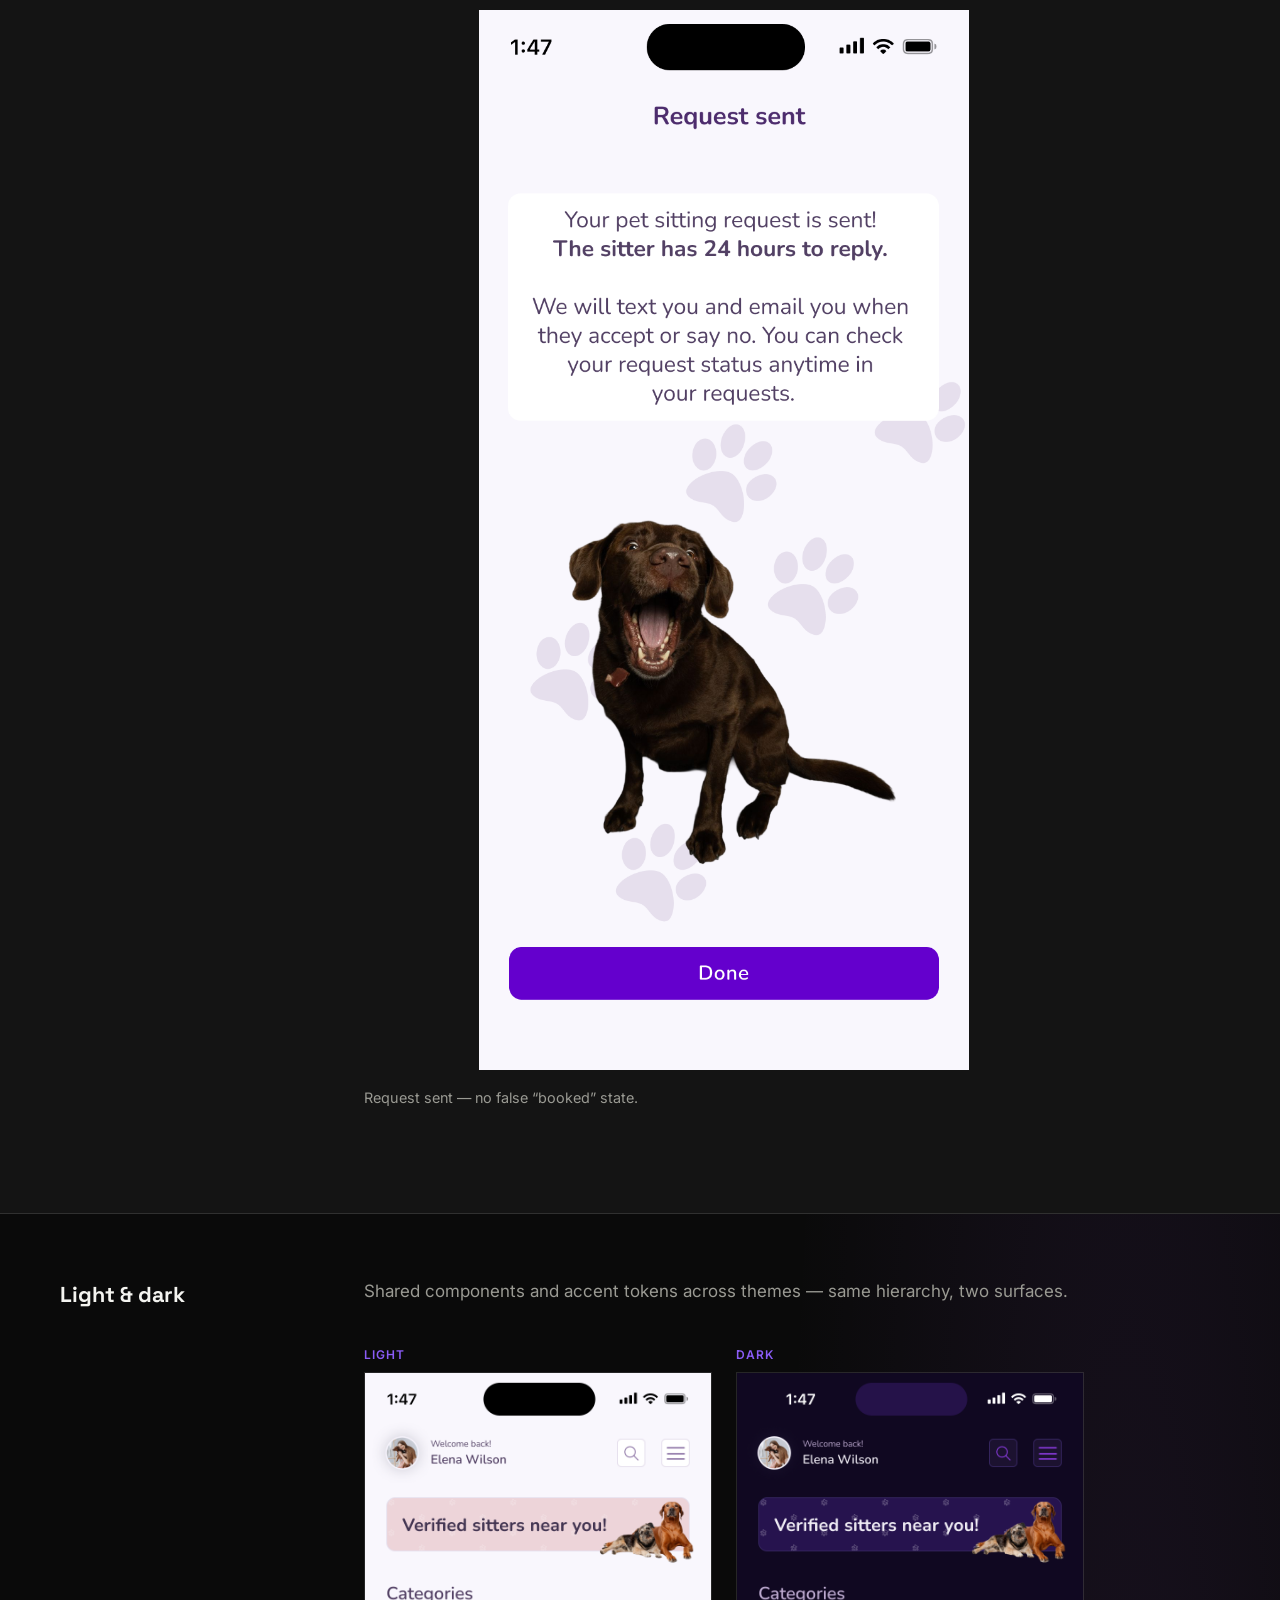
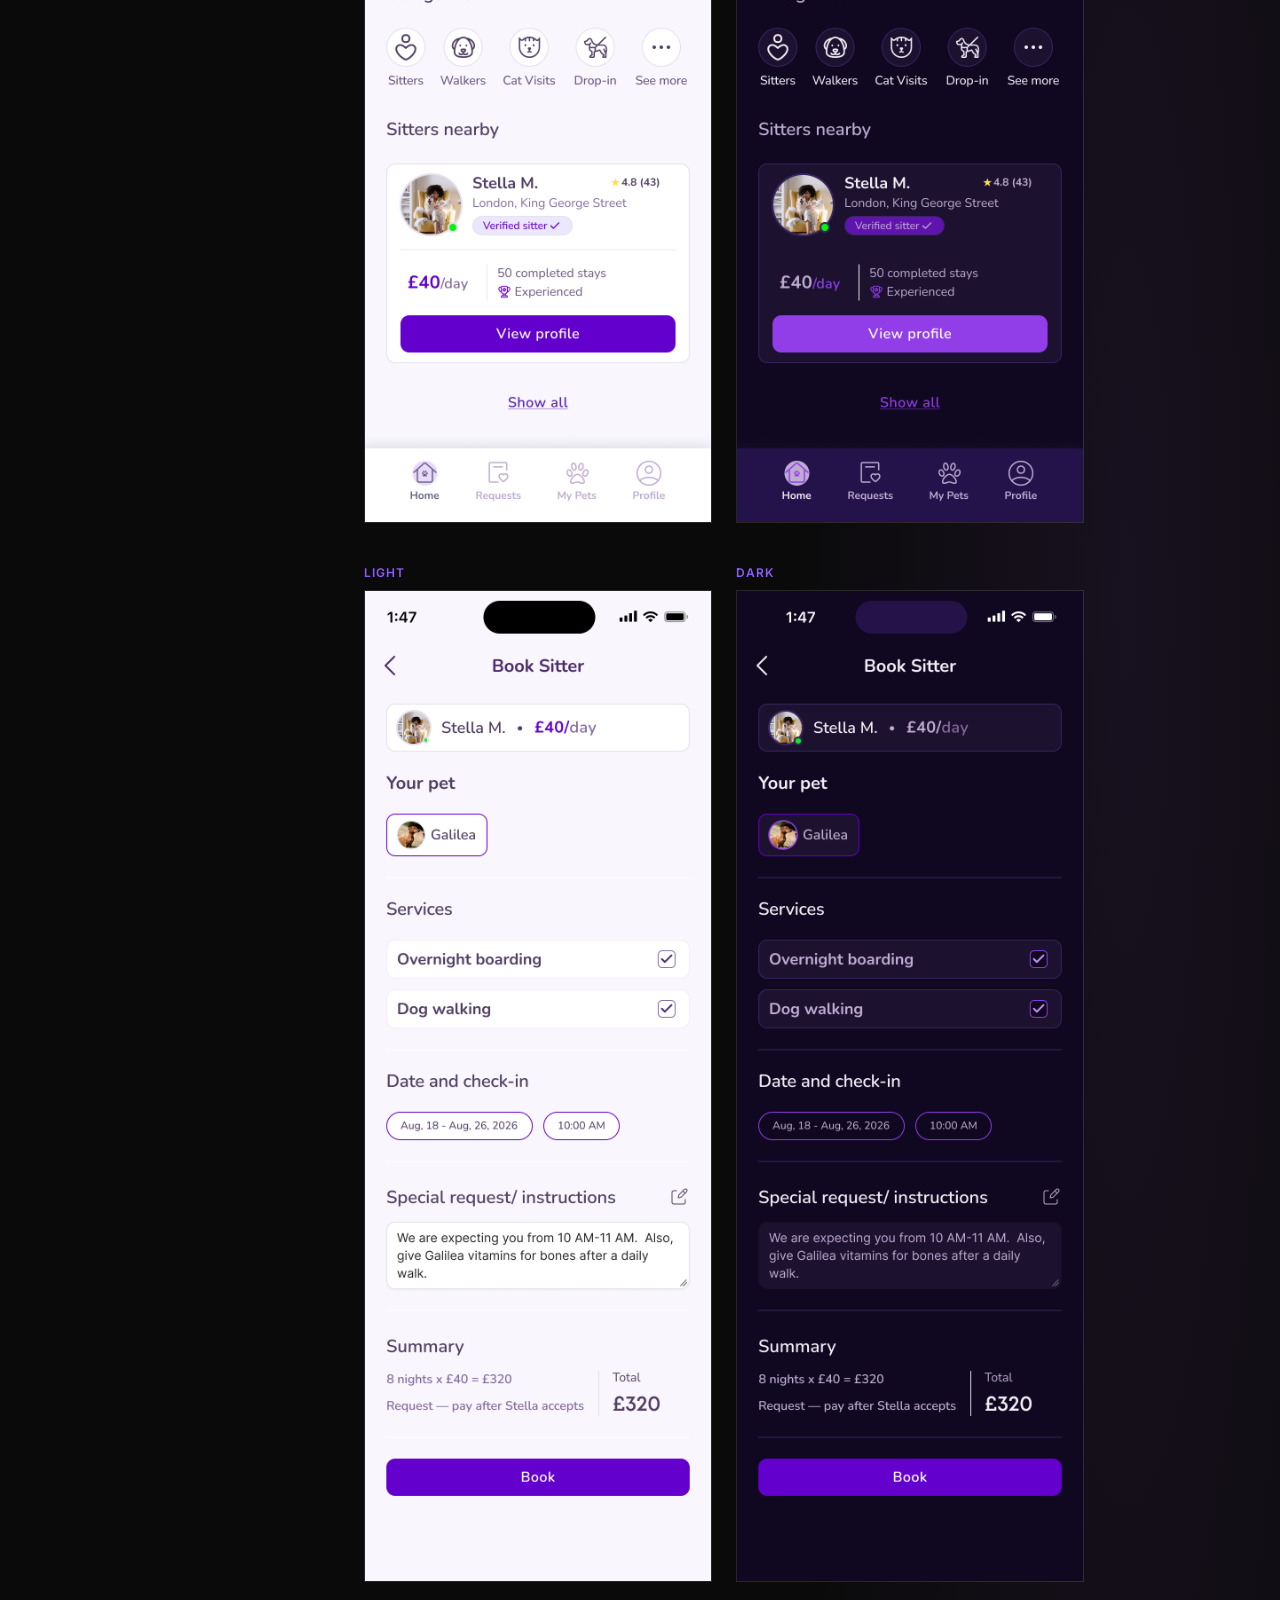
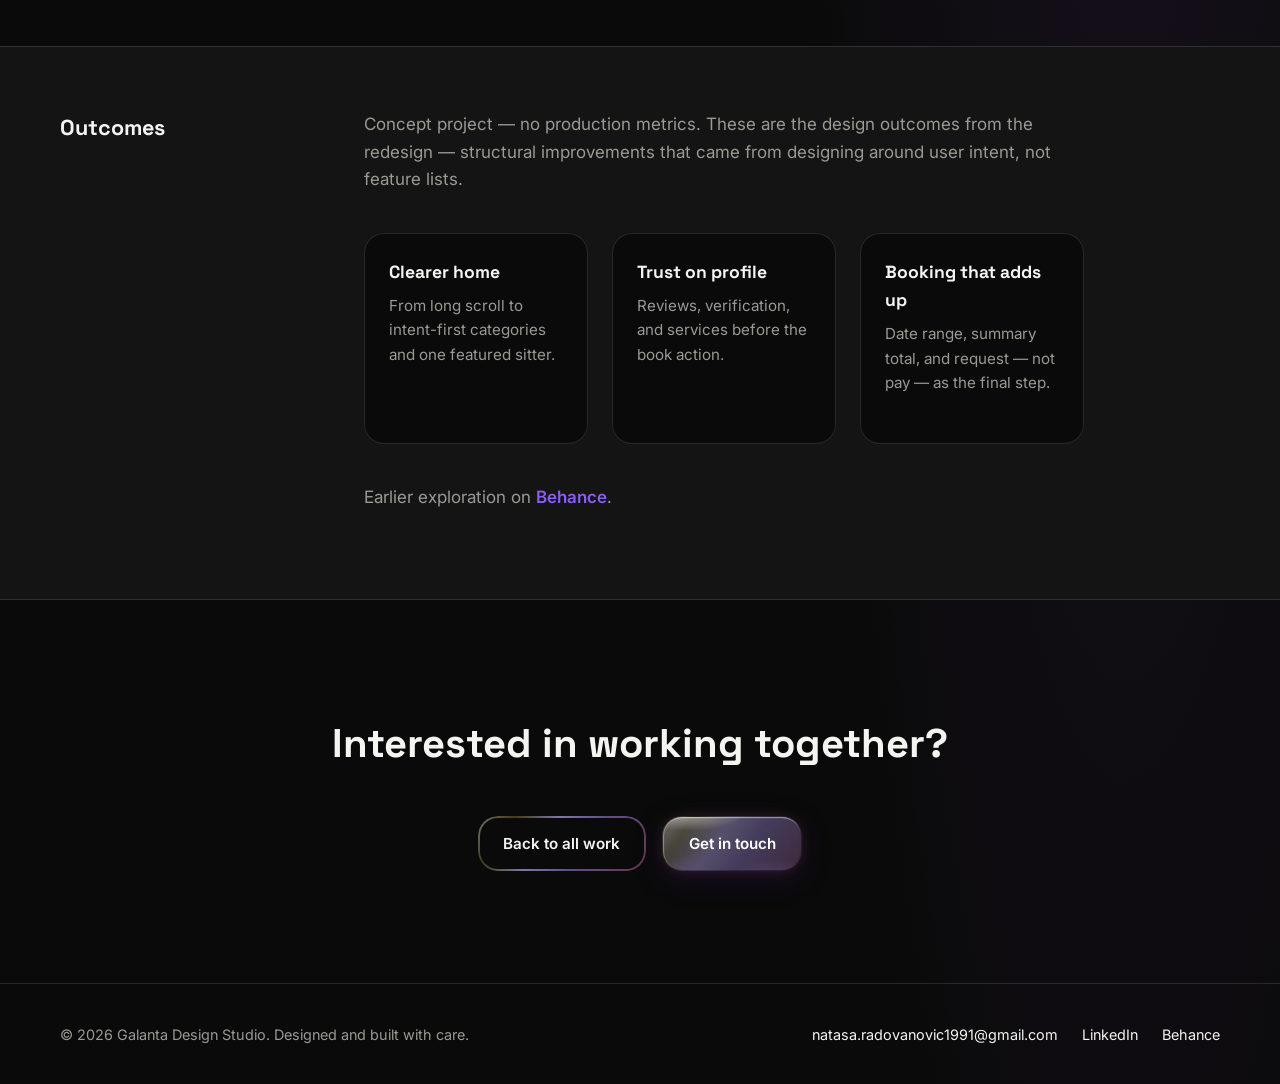
<file: cases/pawstay.html>
<!DOCTYPE html>
<html lang="en">
<head>
  <meta charset="UTF-8">
  <meta name="viewport" content="width=device-width, initial-scale=1.0">
  <link rel="icon" href="/assets/images/galanta/favicon.png?v=2" type="image/png" sizes="32x32">
  <link rel="apple-touch-icon" href="/assets/images/galanta/icon-app.png?v=2">
  <title>PawStay — Galanta Design Studio</title>
  <meta name="description" content="PawStay — concept case study for a trust-first pet sitting app. Most client work is under NDA; this project shows the design process publicly.">
  <link rel="preconnect" href="https://fonts.googleapis.com">
  <link rel="preconnect" href="https://fonts.gstatic.com" crossorigin>
  <link href="https://fonts.googleapis.com/css2?family=Inter:wght@400;500;600&family=Space+Grotesk:wght@500;700&display=swap" rel="stylesheet">
  <link rel="stylesheet" href="../assets/css/styles.css?v=31">
  <link rel="stylesheet" href="../assets/css/effects.css">
  <link rel="stylesheet" href="../assets/css/case.css?v=8">
</head>
<body>
  <a href="#main" class="skip-link">Skip to main content</a>
  <header class="site-header">
    <div class="container header__inner">
      <a class="logo" href="../index.html" aria-label="Galanta Design Studio — Home">
        <img class="logo__image" src="/assets/images/galanta/logo-nav.png?v=3" alt="Galanta Design Studio" width="1024" height="134">
      </a>
      <nav class="main-nav" aria-label="Primary navigation">
        <a href="../index.html#work">Work</a>
        <a href="../index.html#about">About</a>
        <a href="../index.html#contact">Contact</a>
      </nav>
      <button type="button" class="menu-toggle" aria-expanded="false" aria-controls="mobile-menu" aria-label="Open menu">
        <span class="menu-toggle__bar"></span>
        <span class="menu-toggle__bar"></span>
        <span class="menu-toggle__bar"></span>
      </button>
    </div>
  </header>
  <div id="mobile-menu" class="mobile-menu" hidden>
    <div class="mobile-menu__backdrop" data-menu-close tabindex="-1" aria-hidden="true"></div>
    <div class="mobile-menu__panel">
      <a class="mobile-menu__icon-link" href="../index.html" aria-label="Galanta — Home">
        <img class="mobile-menu__icon" src="/assets/images/galanta/icon-app.png?v=2" alt="" width="80" height="80">
      </a>
      <nav class="mobile-menu__nav" aria-label="Mobile navigation">
        <a class="mobile-menu__link" href="../index.html#work">Work</a>
        <a class="mobile-menu__link" href="../index.html#about">About</a>
        <a class="mobile-menu__link" href="../index.html#contact">Contact</a>
      </nav>
    </div>
  </div>
  <main id="main" class="case-page">
    <header class="case-hero">
      <div class="container">
        <span class="case-hero__tag">Concept · Product Design</span>
        <h1 class="case-hero__title">Trust-first pet sitting — from discovery to request sent.</h1>
        <p class="case-hero__summary">PawStay is a concept redesign for a pet-sitting marketplace: clear profiles, honest booking states, and pricing before commitment. Most shipped client work stays under NDA — this case study shows the process when the real product can't go public.</p>
        <div class="case-meta">
          <div>
            <span class="case-meta__label">Role</span>
            <span class="case-meta__value">Product Designer</span>
          </div>
          <div>
            <span class="case-meta__label">Type</span>
            <span class="case-meta__value">Concept redesign</span>
          </div>
          <div>
            <span class="case-meta__label">Platform</span>
            <span class="case-meta__value">Mobile (iOS)</span>
          </div>
          <div>
            <span class="case-meta__label">Focus</span>
            <span class="case-meta__value">Trust &amp; booking</span>
          </div>
        </div>
      </div>
    </header>

    <section class="case-hero-image">
      <div class="container">
        <div class="case-hero-showcase">
          <figure class="case-hero-showcase__phone">
            <img src="../assets/images/pawstay/welcome.png" alt="PawStay welcome screen with app branding" width="280" height="auto" loading="eager">
          </figure>
          <div class="case-hero-showcase__brand">
            <img class="case-hero-showcase__logo" src="../assets/images/pawstay/logo.png" alt="PawStay" width="140" height="140" loading="eager">
            <h2 class="case-hero-showcase__title">PawStay</h2>
            <p>Find caring pet sitters around you — a concept case study focused on trust, clarity, and honest booking states.</p>
            <div class="case-hero-showcase__tags">
              <span>Mobile iOS</span>
              <span>Light &amp; dark</span>
              <span>Marketplace UX</span>
            </div>
          </div>
        </div>
      </div>
    </section>

    <section class="case-section">
      <div class="container case-section__inner">
        <h2 class="case-section__title">The problem</h2>
        <div class="case-section__body">
          <p>Pet owners don't need another cute app. They need to leave their pet with someone they trust — without digging through noise, guessing what's included, or abandoning a booking halfway through.</p>
          <p>The earlier concept tried to do everything at once: health, reminders, sitters, vets, articles. Users had to think too hard before they could act.</p>
        </div>
      </div>
    </section>

    <section class="case-section case-section--alt">
      <div class="container case-section__inner">
        <h2 class="case-section__title">Before → after</h2>
        <div class="case-section__body">
          <p>PawStay was redesigned from an earlier Behance proposal — keeping the core marketplace idea, but restructuring it around how people actually book care for their pets. The original tried to explain everything at once; the new version removes competing priorities, sharpens hierarchy, and guides owners from discovery to a sent request in a single, legible path. Same product ambition — clearer execution.</p>
          <div class="case-compare">
            <div class="case-compare__col case-compare__col--before">
              <span class="case-compare__label">Before</span>
              <img src="../assets/images/pawstay/before/home.png" alt="Earlier PawStay home screen with long scroll and mixed sections" loading="lazy">
            </div>
            <div class="case-compare__col">
              <span class="case-compare__label">After</span>
              <img src="../assets/images/pawstay/home.png" alt="Redesigned PawStay home with categories and featured sitter" loading="lazy">
            </div>
          </div>
          <div class="case-compare">
            <div class="case-compare__col case-compare__col--before">
              <span class="case-compare__label">Before</span>
              <img src="../assets/images/pawstay/before/booking.png" alt="Earlier booking form with unclear structure" loading="lazy">
            </div>
            <div class="case-compare__col">
              <span class="case-compare__label">After</span>
              <img src="../assets/images/pawstay/summary.png" alt="Redesigned booking summary with pricing and clear request state" loading="lazy">
            </div>
          </div>
        </div>
      </div>
    </section>

    <section class="case-section">
      <div class="container case-section__inner">
        <h2 class="case-section__title">What users needed</h2>
        <div class="case-section__body">
          <ul>
            <li><strong>Trust first</strong> — verified sitters, reviews, and clear pricing before commitment.</li>
            <li><strong>One job per screen</strong> — find a sitter, review profile, book, confirm. No dashboard dump on day one.</li>
            <li><strong>Honest states</strong> — a request sent is not a booking confirmed. Users should know what happens next.</li>
          </ul>
        </div>
      </div>
    </section>

    <section class="case-section case-section--alt">
      <div class="container case-section__inner">
        <h2 class="case-section__title">The solution</h2>
        <div class="case-section__body">
          <p>The solution is a trust-first mobile flow built around one question per screen: who to book, whether they're trustworthy, what it costs, and what happens after send is tapped. Home surfaces intent, the sitter profile carries proof, and checkout closes the loop with transparent pricing and honest confirmation — a request sent, not a false “booked” state.</p>
          <figure class="case-figure case-figure--scale-80">
            <img src="../assets/images/pawstay/sitter-profile.png" alt="PawStay sitter profile with reviews, services, and book action" loading="lazy">
            <figcaption>Sitter profile — proof before the tap.</figcaption>
          </figure>
          <div class="case-pair">
            <figure class="case-pair__item">
              <img src="../assets/images/pawstay/booking-flow.png" alt="PawStay booking flow with pet selection, dates, and check-in" loading="lazy">
              <figcaption>Booking — one service path, dates, check-in.</figcaption>
            </figure>
            <figure class="case-pair__item">
              <img src="../assets/images/pawstay/summary.png" alt="PawStay booking summary showing total price and special instructions" loading="lazy">
              <figcaption>Summary — total, instructions, pay after accept.</figcaption>
            </figure>
          </div>
          <figure class="case-figure case-figure--scale-80">
            <img src="../assets/images/pawstay/success.png" alt="PawStay request sent confirmation screen" loading="lazy">
            <figcaption>Request sent — no false “booked” state.</figcaption>
          </figure>
        </div>
      </div>
    </section>

    <section class="case-section">
      <div class="container case-section__inner">
        <h2 class="case-section__title">Light &amp; dark</h2>
        <div class="case-section__body">
          <p>Shared components and accent tokens across themes — same hierarchy, two surfaces.</p>
          <div class="case-compare">
            <div>
              <span class="case-compare__label">Light</span>
              <img src="../assets/images/pawstay/home.png" alt="PawStay home screen light mode" loading="lazy">
            </div>
            <div>
              <span class="case-compare__label">Dark</span>
              <img src="../assets/images/pawstay/dark/home.png" alt="PawStay home screen dark mode" loading="lazy">
            </div>
          </div>
          <div class="case-compare">
            <div>
              <span class="case-compare__label">Light</span>
              <img src="../assets/images/pawstay/summary.png" alt="PawStay booking summary light mode" loading="lazy">
            </div>
            <div>
              <span class="case-compare__label">Dark</span>
              <img src="../assets/images/pawstay/dark/summary.png" alt="PawStay booking summary dark mode" loading="lazy">
            </div>
          </div>
        </div>
      </div>
    </section>

    <section class="case-section case-section--alt">
      <div class="container case-section__inner">
        <h2 class="case-section__title">Outcomes</h2>
        <div class="case-section__body">
          <p>Concept project — no production metrics. These are the design outcomes from the redesign — structural improvements that came from designing around user intent, not feature lists.</p>
          <div class="case-outcomes">
            <div class="case-outcome">
              <strong>Clearer home</strong>
              <p>From long scroll to intent-first categories and one featured sitter.</p>
            </div>
            <div class="case-outcome">
              <strong>Trust on profile</strong>
              <p>Reviews, verification, and services before the book action.</p>
            </div>
            <div class="case-outcome">
              <strong>Booking that adds up</strong>
              <p>Date range, summary total, and request — not pay — as the final step.</p>
            </div>
          </div>
          <p style="margin-top: var(--space-lg);">Earlier exploration on <a class="case-link" href="https://www.behance.net/natasaradovanovic" target="_blank" rel="noopener noreferrer">Behance</a>.</p>
        </div>
      </div>
    </section>

    <section class="case-cta">
      <div class="container">
        <h2>Interested in working together?</h2>
        <div class="case-cta__actions">
          <a href="../index.html#work" class="button button--secondary">Back to all work</a>
          <a href="../index.html#contact" class="button button--primary">Get in touch</a>
        </div>
      </div>
    </section>
  </main>
  <footer class="site-footer" data-partial="../partials/footer.html"></footer>
  <script src="../assets/js/main.js?v=42" defer></script>
</body>
</html>
</file>
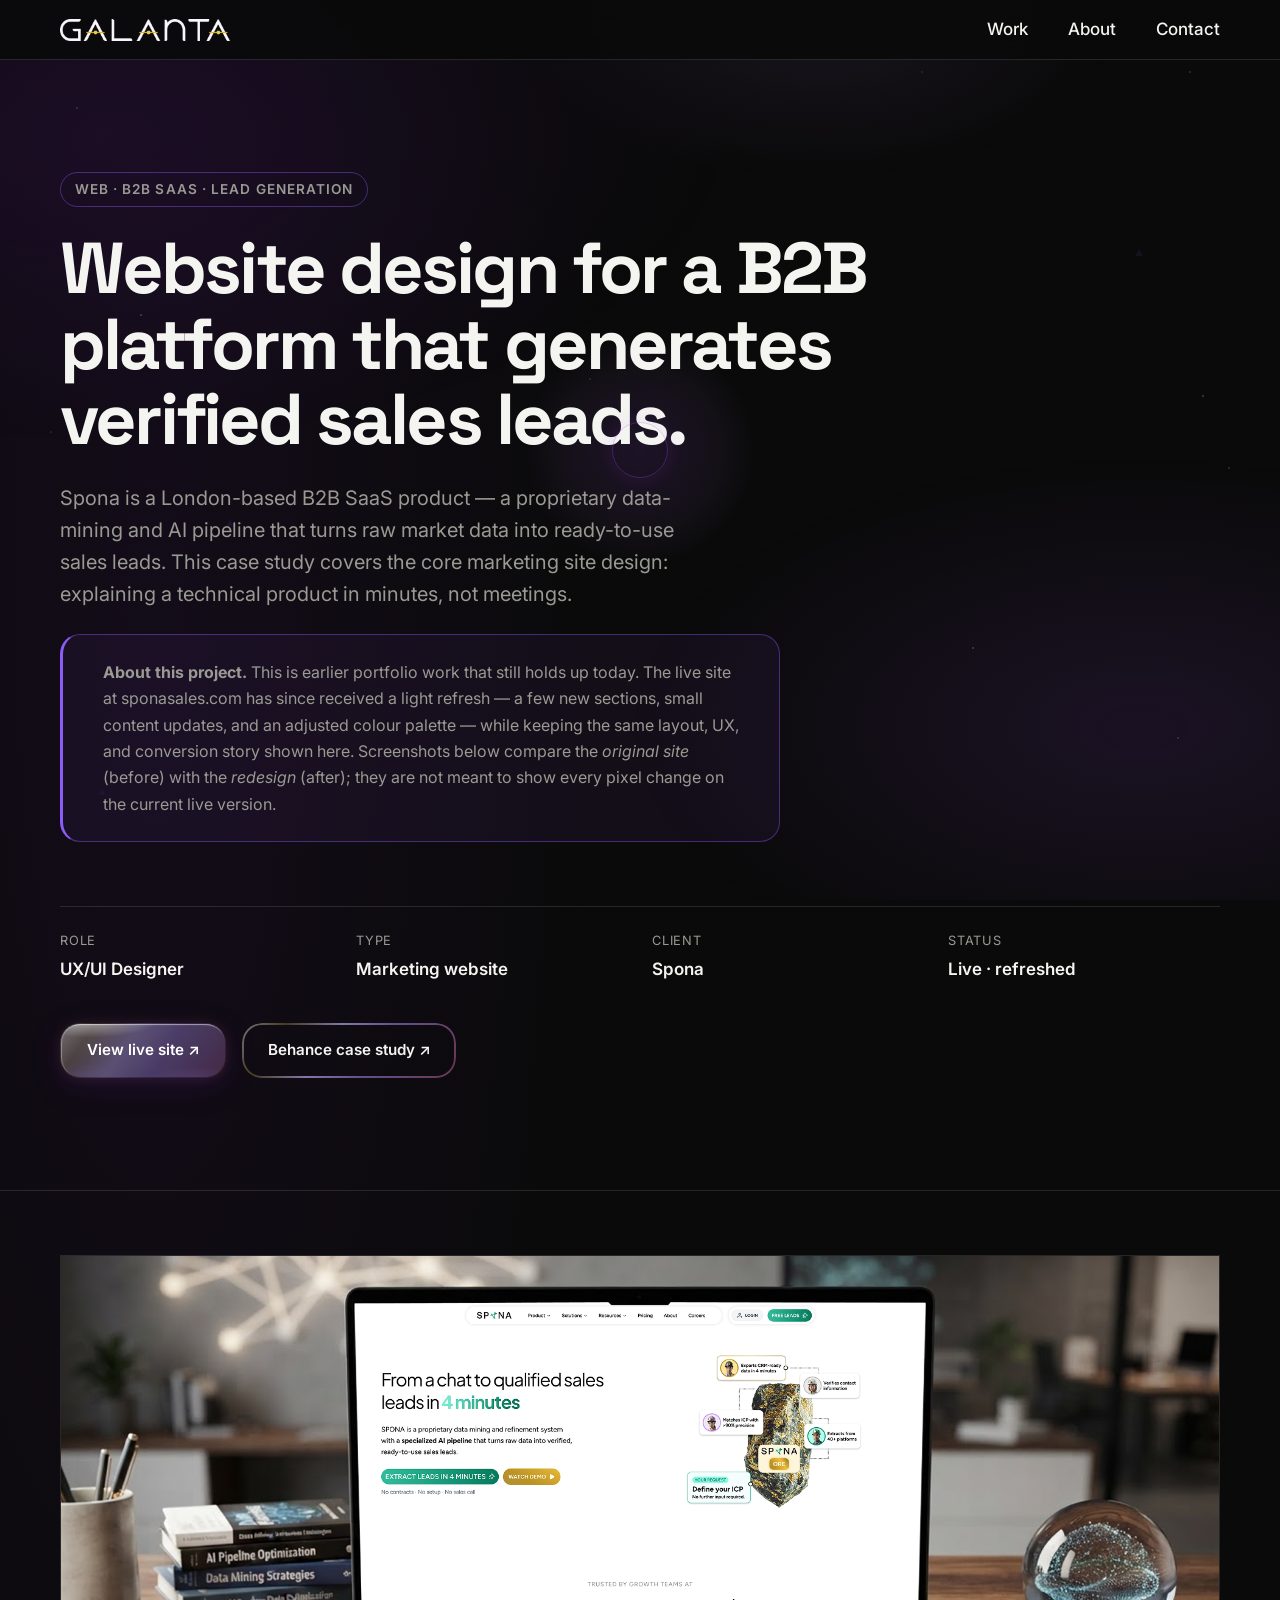
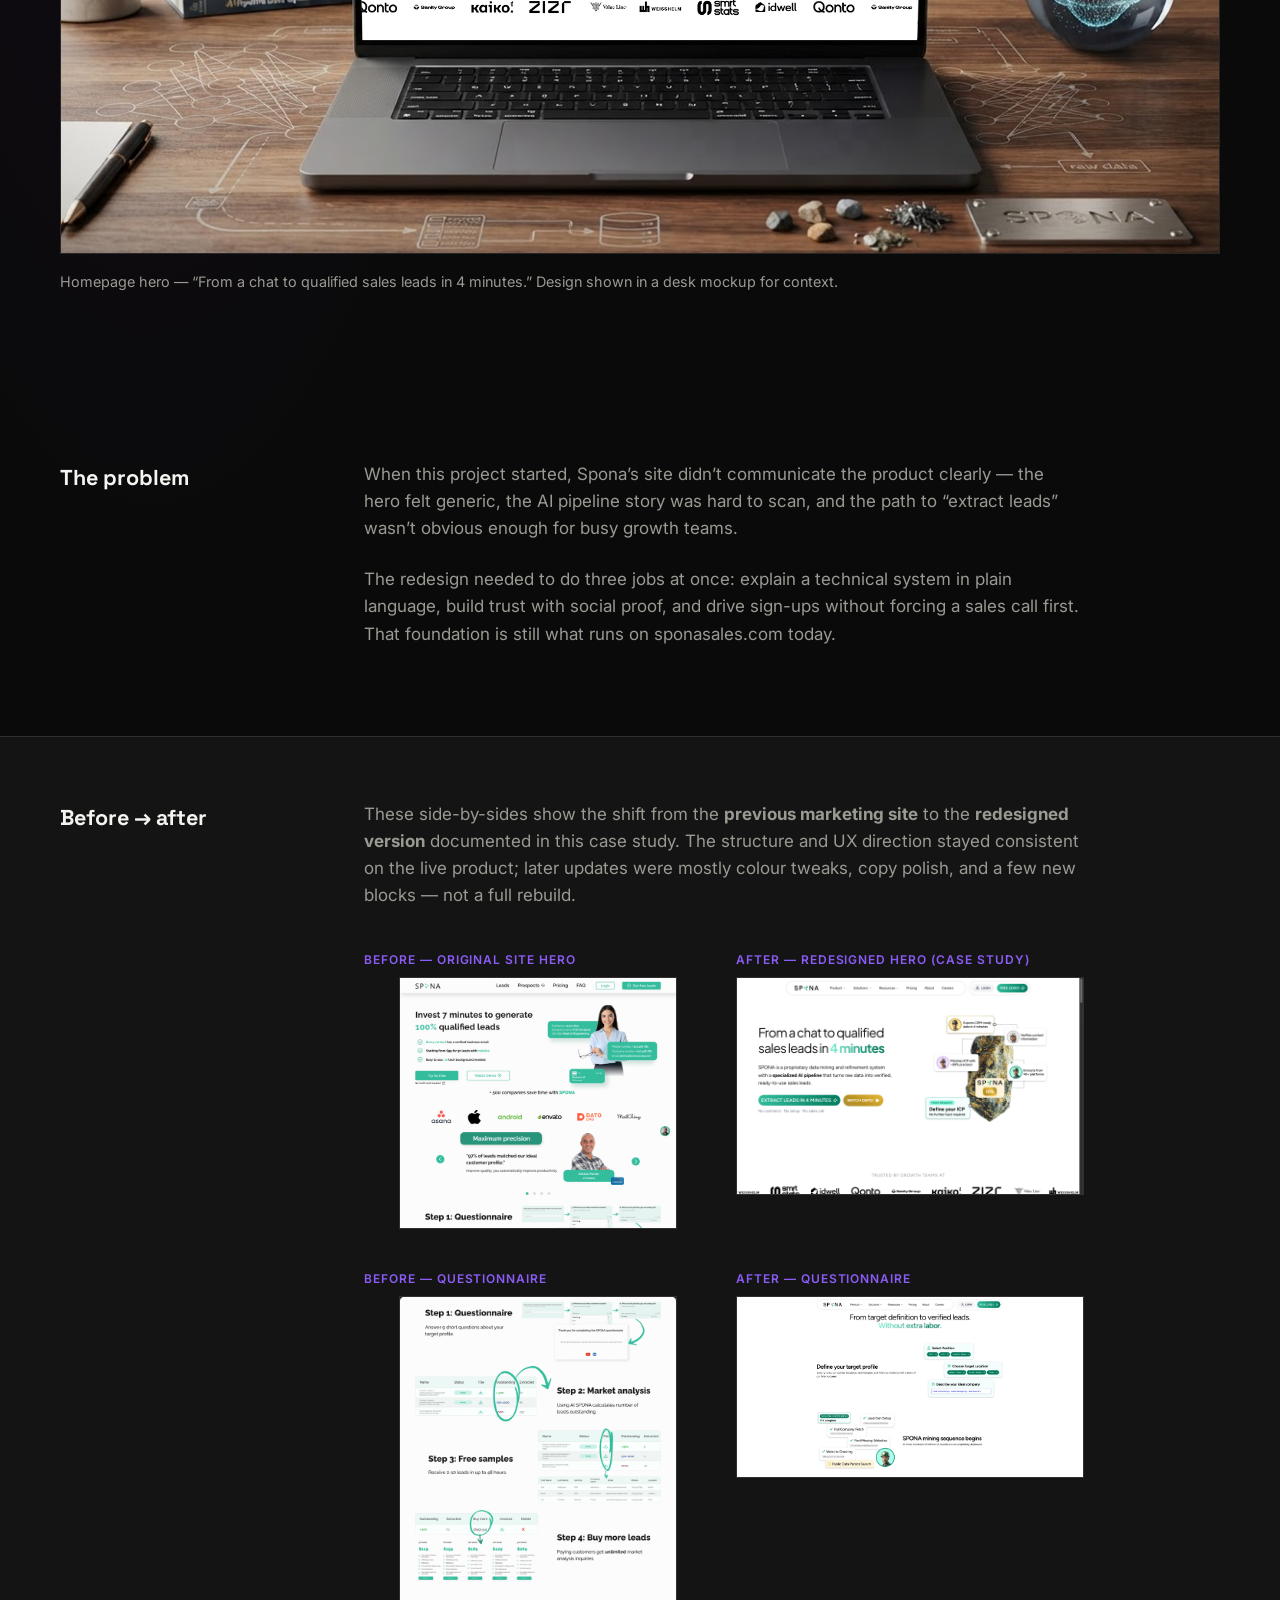
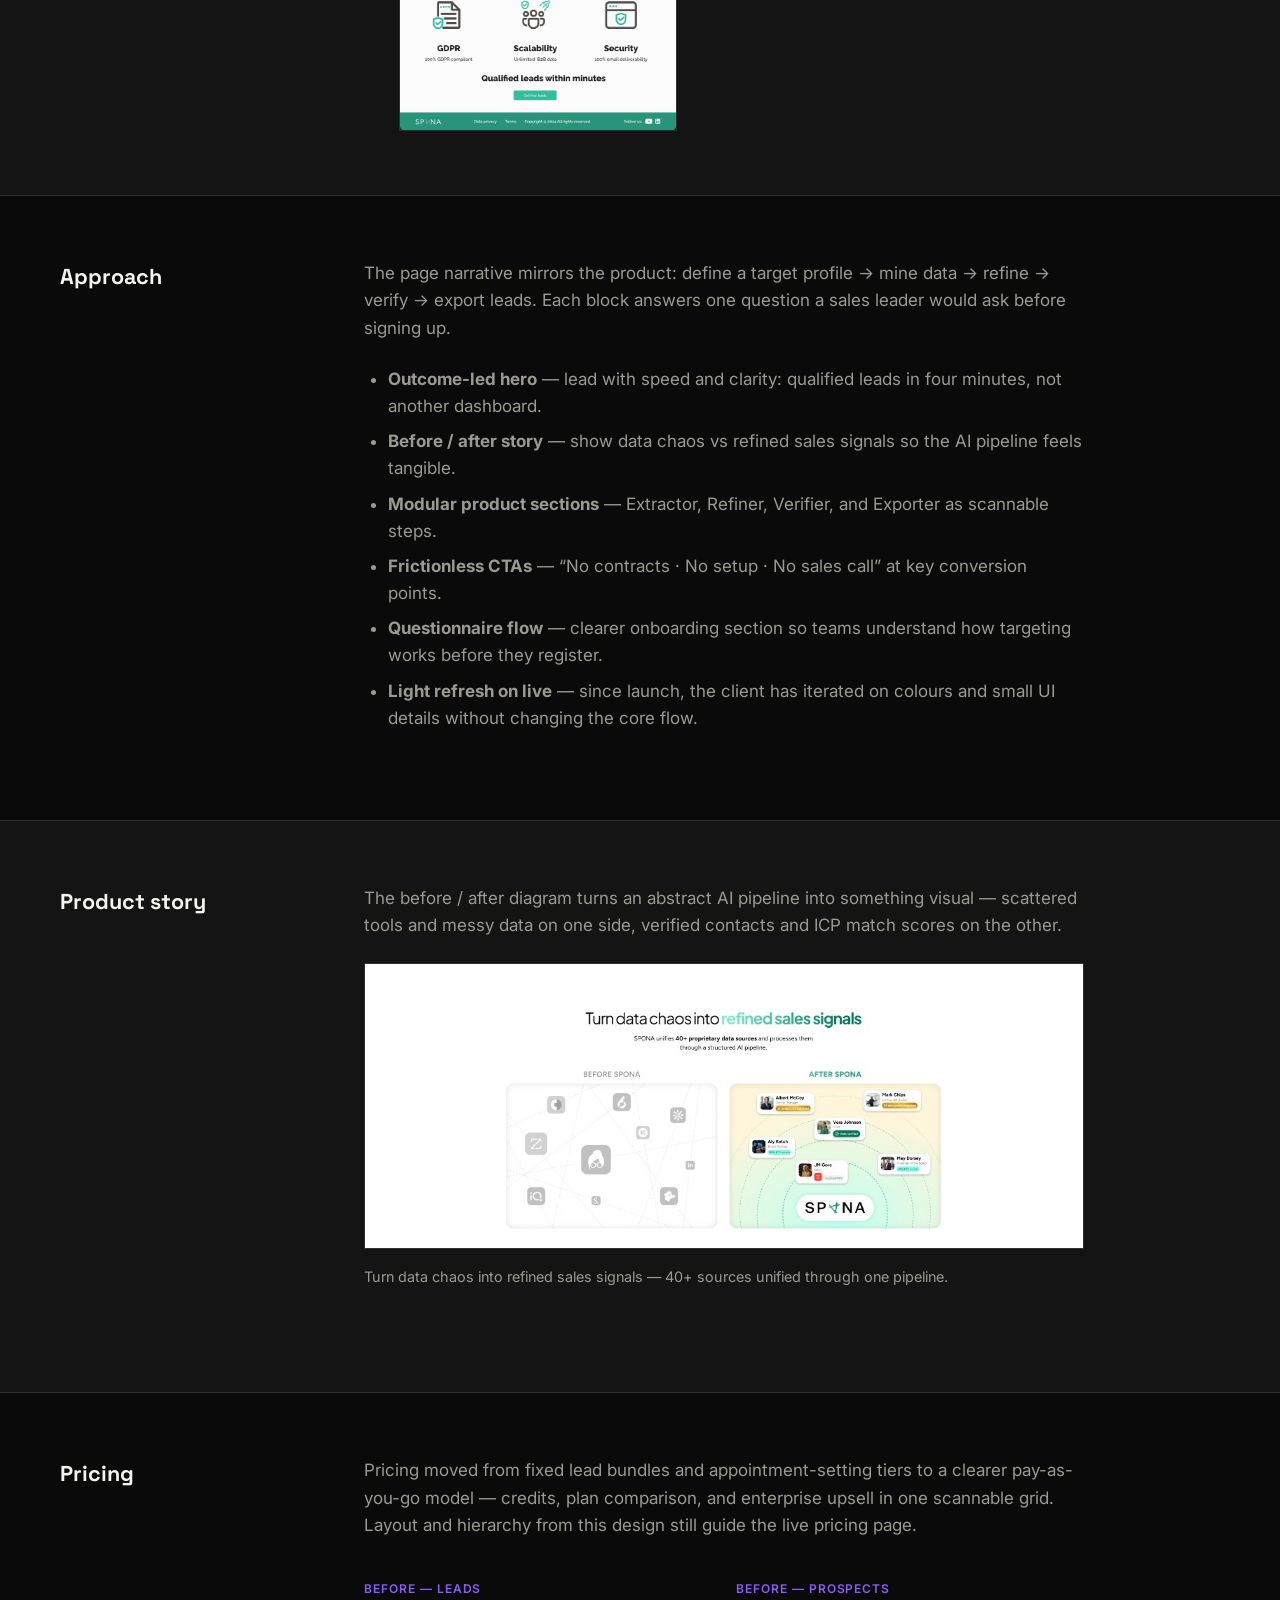
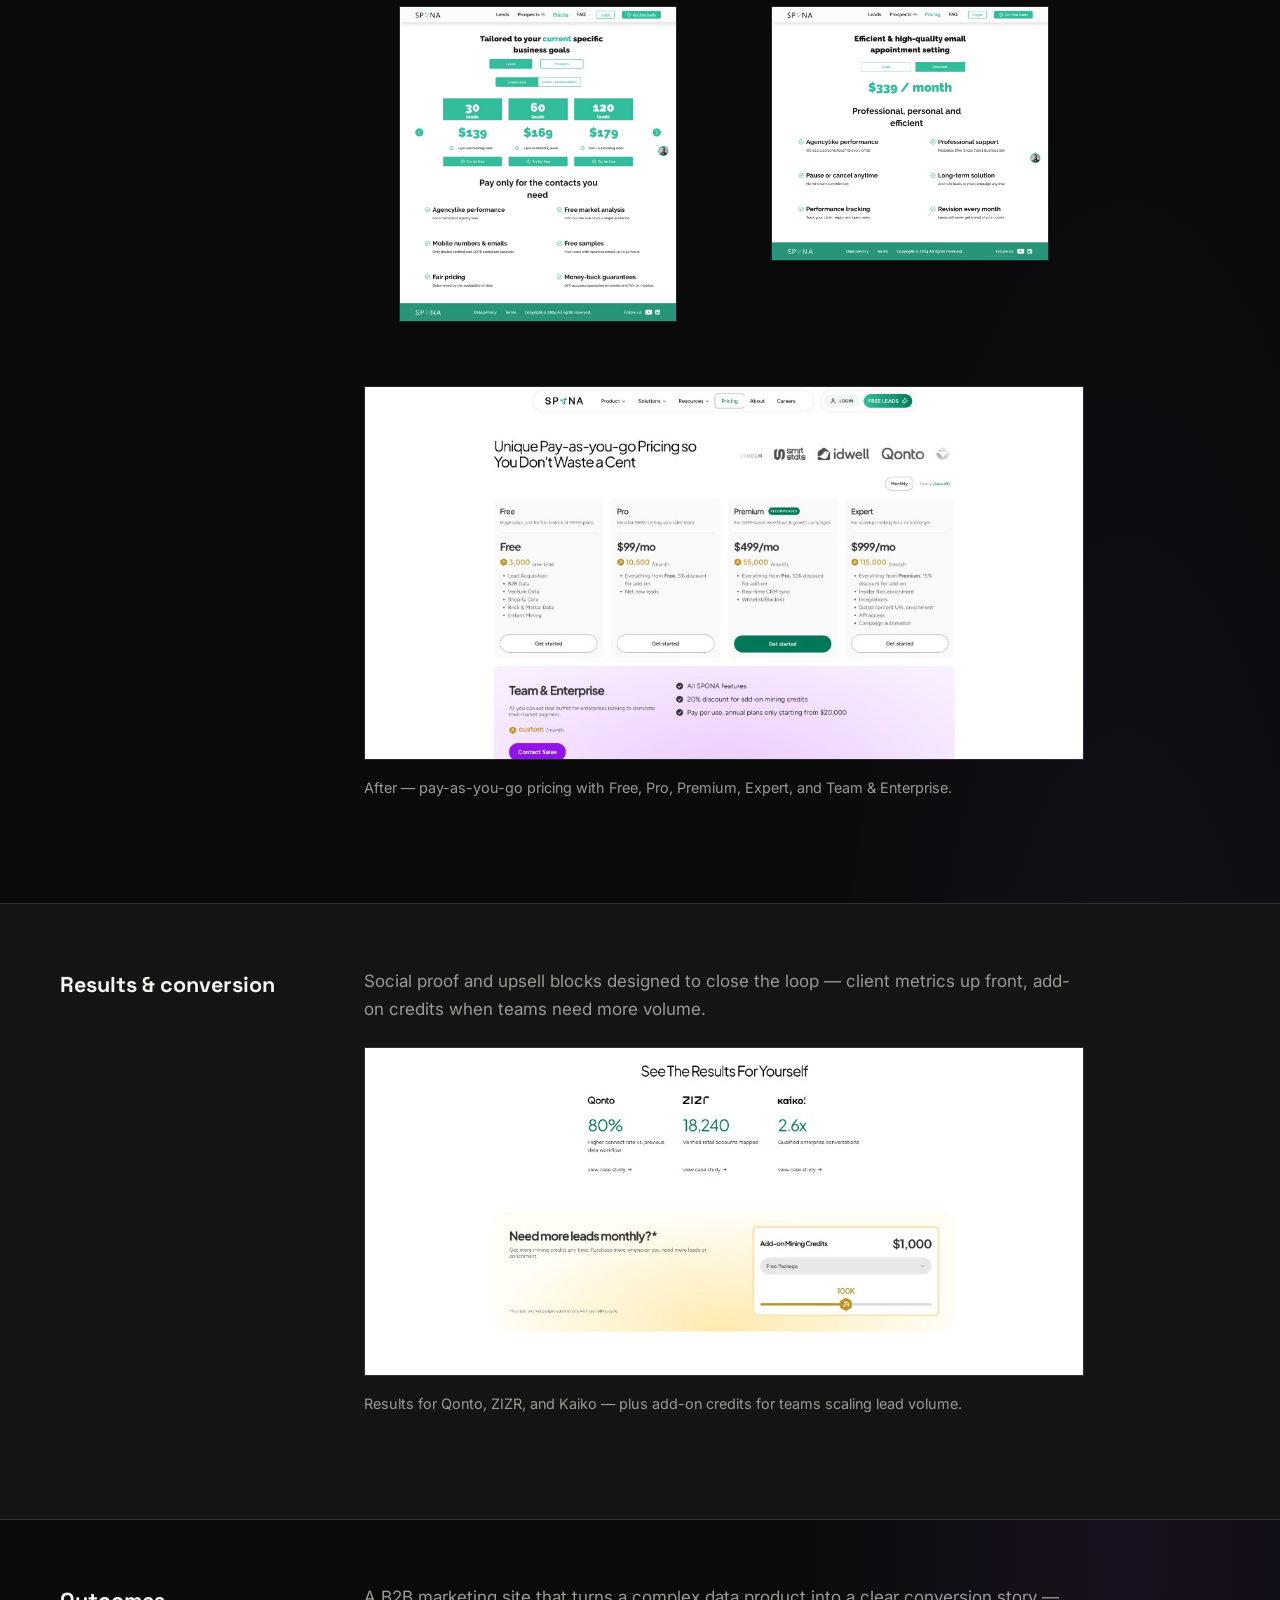
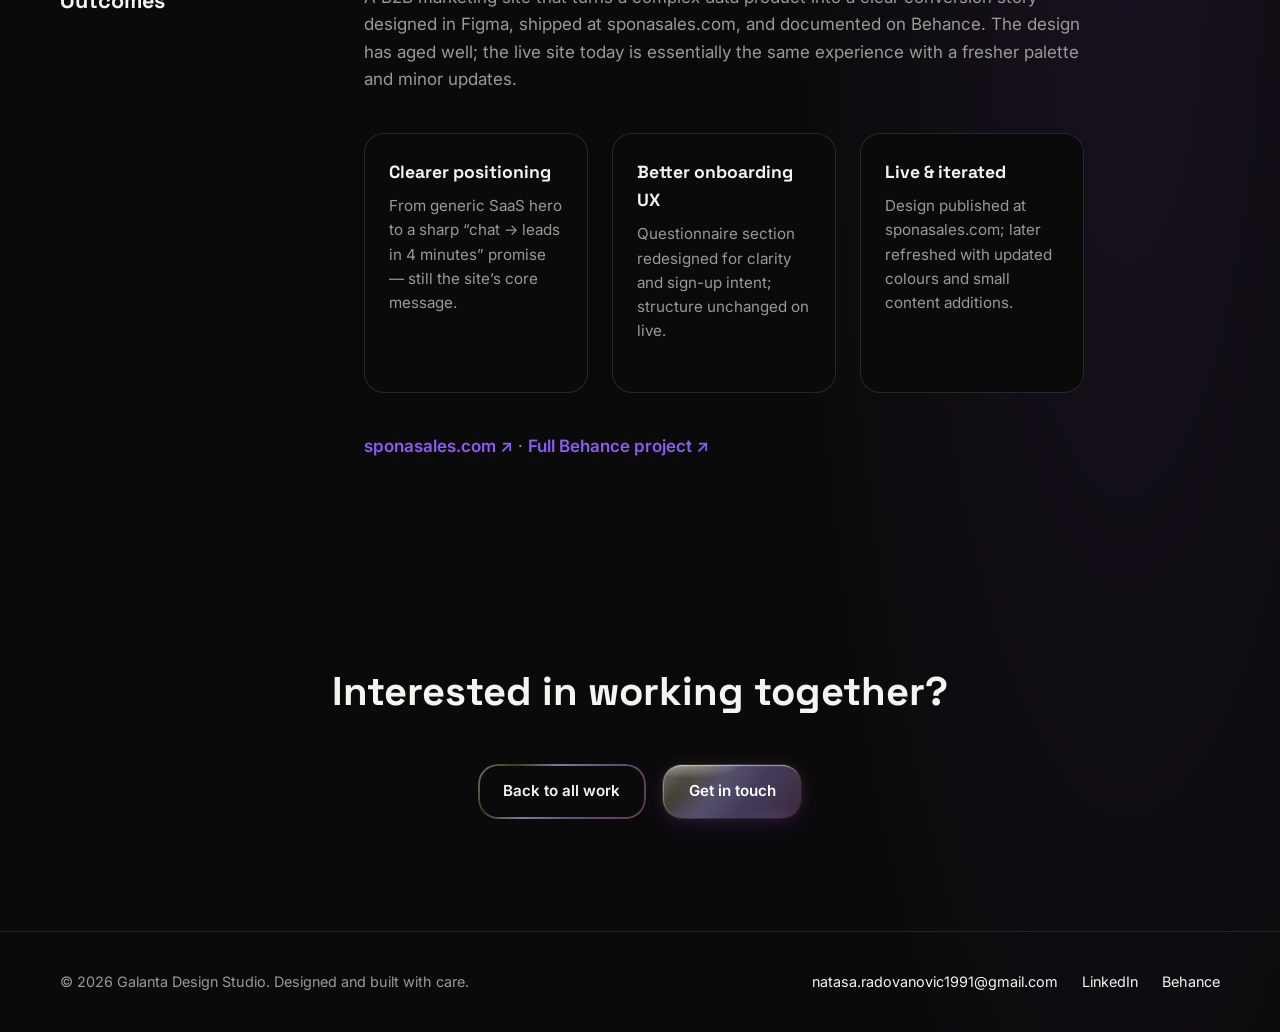
<file: cases/spona-sales.html>
<!DOCTYPE html>
<html lang="en">
<head>
  <meta charset="UTF-8">
  <meta name="viewport" content="width=device-width, initial-scale=1.0">
  <link rel="icon" href="/assets/images/galanta/favicon.png?v=2" type="image/png" sizes="32x32">
  <link rel="apple-touch-icon" href="/assets/images/galanta/icon-app.png?v=2">
  <title>Spona Sales — Galanta Design Studio</title>
  <meta name="description" content="Case study: B2B SaaS website design for Spona — lead-generation marketing site, later refreshed with updated colours. Live at sponasales.com.">
  <link rel="preconnect" href="https://fonts.googleapis.com">
  <link rel="preconnect" href="https://fonts.gstatic.com" crossorigin>
  <link href="https://fonts.googleapis.com/css2?family=Inter:wght@400;500;600&family=Space+Grotesk:wght@500;700&display=swap" rel="stylesheet">
  <link rel="stylesheet" href="../assets/css/styles.css?v=31">
  <link rel="stylesheet" href="../assets/css/effects.css">
  <link rel="stylesheet" href="../assets/css/case.css?v=8">
  <script>
    if ('serviceWorker' in navigator) {
      navigator.serviceWorker.getRegistrations().then(function (regs) {
        regs.forEach(function (r) { r.unregister(); });
      });
    }
  </script>
</head>
<body>
  <a href="#main" class="skip-link">Skip to main content</a>
  <header class="site-header">
    <div class="container header__inner">
      <a class="logo" href="../index.html" aria-label="Galanta Design Studio — Home">
        <img class="logo__image" src="/assets/images/galanta/logo-nav.png?v=3" alt="Galanta Design Studio" width="1024" height="134">
      </a>
      <nav class="main-nav" aria-label="Primary navigation">
        <a href="../index.html#work">Work</a>
        <a href="../index.html#about">About</a>
        <a href="../index.html#contact">Contact</a>
      </nav>
      <button type="button" class="menu-toggle" aria-expanded="false" aria-controls="mobile-menu" aria-label="Open menu">
        <span class="menu-toggle__bar"></span>
        <span class="menu-toggle__bar"></span>
        <span class="menu-toggle__bar"></span>
      </button>
    </div>
  </header>
  <div id="mobile-menu" class="mobile-menu" hidden>
    <div class="mobile-menu__backdrop" data-menu-close tabindex="-1" aria-hidden="true"></div>
    <div class="mobile-menu__panel">
      <a class="mobile-menu__icon-link" href="../index.html" aria-label="Galanta — Home">
        <img class="mobile-menu__icon" src="/assets/images/galanta/icon-app.png?v=2" alt="" width="80" height="80">
      </a>
      <nav class="mobile-menu__nav" aria-label="Mobile navigation">
        <a class="mobile-menu__link" href="../index.html#work">Work</a>
        <a class="mobile-menu__link" href="../index.html#about">About</a>
        <a class="mobile-menu__link" href="../index.html#contact">Contact</a>
      </nav>
    </div>
  </div>
  <main id="main" class="case-page">
    <header class="case-hero">
      <div class="container">
        <span class="case-hero__tag">Web · B2B SaaS · Lead generation</span>
        <h1 class="case-hero__title">Website design for a B2B platform that generates verified sales leads.</h1>
        <p class="case-hero__summary">Spona is a London-based B2B SaaS product — a proprietary data-mining and AI pipeline that turns raw market data into ready-to-use sales leads. This case study covers the core marketing site design: explaining a technical product in minutes, not meetings.</p>
        <p class="case-context"><strong>About this project.</strong> This is earlier portfolio work that still holds up today. The live site at sponasales.com has since received a light refresh — a few new sections, small content updates, and an adjusted colour palette — while keeping the same layout, UX, and conversion story shown here. Screenshots below compare the <em>original site</em> (before) with the <em>redesign</em> (after); they are not meant to show every pixel change on the current live version.</p>
        <div class="case-meta">
          <div>
            <span class="case-meta__label">Role</span>
            <span class="case-meta__value">UX/UI Designer</span>
          </div>
          <div>
            <span class="case-meta__label">Type</span>
            <span class="case-meta__value">Marketing website</span>
          </div>
          <div>
            <span class="case-meta__label">Client</span>
            <span class="case-meta__value">Spona</span>
          </div>
          <div>
            <span class="case-meta__label">Status</span>
            <span class="case-meta__value">Live · refreshed</span>
          </div>
        </div>
        <div class="case-live-links">
          <a class="button button--primary" href="https://sponasales.com/" target="_blank" rel="noopener noreferrer">View live site ↗</a>
          <a class="button button--secondary" href="https://www.behance.net/gallery/190888981/Website-design-Spona-generate-leads-B2B-SaaS" target="_blank" rel="noopener noreferrer">Behance case study ↗</a>
        </div>
      </div>
    </header>

    <section class="case-hero-image">
      <div class="container">
        <figure class="case-figure case-figure--full case-figure--mockup">
          <img src="/assets/images/spona/spona-hero2.png?v=2" alt="Spona Sales homepage shown on a laptop — hero with lead generation value proposition and product visual" width="1902" height="980" loading="eager" decoding="async" fetchpriority="high">
          <figcaption>Homepage hero — “From a chat to qualified sales leads in 4 minutes.” Design shown in a desk mockup for context.</figcaption>
        </figure>
      </div>
    </section>

    <section class="case-section">
      <div class="container case-section__inner">
        <h2 class="case-section__title">The problem</h2>
        <div class="case-section__body">
          <p>When this project started, Spona’s site didn’t communicate the product clearly — the hero felt generic, the AI pipeline story was hard to scan, and the path to “extract leads” wasn’t obvious enough for busy growth teams.</p>
          <p>The redesign needed to do three jobs at once: explain a technical system in plain language, build trust with social proof, and drive sign-ups without forcing a sales call first. That foundation is still what runs on sponasales.com today.</p>
        </div>
      </div>
    </section>

    <section class="case-section case-section--alt">
      <div class="container case-section__inner">
        <h2 class="case-section__title">Before → after</h2>
        <div class="case-section__body">
          <p>These side-by-sides show the shift from the <strong>previous marketing site</strong> to the <strong>redesigned version</strong> documented in this case study. The structure and UX direction stayed consistent on the live product; later updates were mostly colour tweaks, copy polish, and a few new blocks — not a full rebuild.</p>
          <div class="case-compare">
            <div class="case-compare__col case-compare__col--before">
              <span class="case-compare__label">Before — original site hero</span>
              <img src="../assets/images/spona/hero-old.png" alt="Original Spona homepage hero before redesign" loading="lazy">
            </div>
            <div class="case-compare__col">
              <span class="case-compare__label">After — redesigned hero (case study)</span>
              <img src="../assets/images/spona/hero-new.png" alt="Redesigned Spona homepage hero from this case study" loading="lazy">
            </div>
          </div>
          <div class="case-compare">
            <div class="case-compare__col case-compare__col--before">
              <span class="case-compare__label">Before — questionnaire</span>
              <img src="../assets/images/spona/questionnaire-old.png" alt="Original Spona questionnaire section" loading="lazy">
            </div>
            <div class="case-compare__col">
              <span class="case-compare__label">After — questionnaire</span>
              <img src="../assets/images/spona/questionnaire-new.png" alt="Redesigned Spona questionnaire section" loading="lazy">
            </div>
          </div>
        </div>
      </div>
    </section>

    <section class="case-section">
      <div class="container case-section__inner">
        <h2 class="case-section__title">Approach</h2>
        <div class="case-section__body">
          <p>The page narrative mirrors the product: define a target profile → mine data → refine → verify → export leads. Each block answers one question a sales leader would ask before signing up.</p>
          <ul>
            <li><strong>Outcome-led hero</strong> — lead with speed and clarity: qualified leads in four minutes, not another dashboard.</li>
            <li><strong>Before / after story</strong> — show data chaos vs refined sales signals so the AI pipeline feels tangible.</li>
            <li><strong>Modular product sections</strong> — Extractor, Refiner, Verifier, and Exporter as scannable steps.</li>
            <li><strong>Frictionless CTAs</strong> — “No contracts · No setup · No sales call” at key conversion points.</li>
            <li><strong>Questionnaire flow</strong> — clearer onboarding section so teams understand how targeting works before they register.</li>
            <li><strong>Light refresh on live</strong> — since launch, the client has iterated on colours and small UI details without changing the core flow.</li>
          </ul>
        </div>
      </div>
    </section>

    <section class="case-section case-section--alt">
      <div class="container case-section__inner">
        <h2 class="case-section__title">Product story</h2>
        <div class="case-section__body">
          <p>The before / after diagram turns an abstract AI pipeline into something visual — scattered tools and messy data on one side, verified contacts and ICP match scores on the other.</p>
          <figure class="case-figure">
            <img src="../assets/images/spona/before-after-data.png" alt="Spona before and after diagram — data chaos vs refined sales signals" loading="lazy">
            <figcaption>Turn data chaos into refined sales signals — 40+ sources unified through one pipeline.</figcaption>
          </figure>
        </div>
      </div>
    </section>

    <section class="case-section">
      <div class="container case-section__inner">
        <h2 class="case-section__title">Pricing</h2>
        <div class="case-section__body">
          <p>Pricing moved from fixed lead bundles and appointment-setting tiers to a clearer pay-as-you-go model — credits, plan comparison, and enterprise upsell in one scannable grid. Layout and hierarchy from this design still guide the live pricing page.</p>
          <div class="case-compare">
            <div class="case-compare__col case-compare__col--before">
              <span class="case-compare__label">Before — leads</span>
              <img src="../assets/images/spona/pricing-old-leads.png" alt="Earlier Spona pricing page with lead volume tiers" loading="lazy">
            </div>
            <div class="case-compare__col case-compare__col--before">
              <span class="case-compare__label">Before — prospects</span>
              <img src="../assets/images/spona/pricing-old-prospects.png" alt="Earlier Spona prospects pricing page" loading="lazy">
            </div>
          </div>
          <figure class="case-figure case-figure--after-compare">
            <img src="../assets/images/spona/pricing-new.png" alt="Redesigned Spona pay-as-you-go pricing page with plan tiers" loading="lazy">
            <figcaption>After — pay-as-you-go pricing with Free, Pro, Premium, Expert, and Team &amp; Enterprise.</figcaption>
          </figure>
        </div>
      </div>
    </section>

    <section class="case-section case-section--alt">
      <div class="container case-section__inner">
        <h2 class="case-section__title">Results &amp; conversion</h2>
        <div class="case-section__body">
          <p>Social proof and upsell blocks designed to close the loop — client metrics up front, add-on credits when teams need more volume.</p>
          <figure class="case-figure">
            <img src="../assets/images/spona/results-addon.png" alt="Spona results section with client metrics and add-on mining credits CTA" loading="lazy">
            <figcaption>Results for Qonto, ZIZR, and Kaiko — plus add-on credits for teams scaling lead volume.</figcaption>
          </figure>
        </div>
      </div>
    </section>

    <section class="case-section">
      <div class="container case-section__inner">
        <h2 class="case-section__title">Outcomes</h2>
        <div class="case-section__body">
          <p>A B2B marketing site that turns a complex data product into a clear conversion story — designed in Figma, shipped at sponasales.com, and documented on Behance. The design has aged well; the live site today is essentially the same experience with a fresher palette and minor updates.</p>
          <div class="case-outcomes">
            <div class="case-outcome">
              <strong>Clearer positioning</strong>
              <p>From generic SaaS hero to a sharp “chat → leads in 4 minutes” promise — still the site’s core message.</p>
            </div>
            <div class="case-outcome">
              <strong>Better onboarding UX</strong>
              <p>Questionnaire section redesigned for clarity and sign-up intent; structure unchanged on live.</p>
            </div>
            <div class="case-outcome">
              <strong>Live &amp; iterated</strong>
              <p>Design published at sponasales.com; later refreshed with updated colours and small content additions.</p>
            </div>
          </div>
          <p style="margin-top: var(--space-lg);">
            <a class="case-link" href="https://sponasales.com/" target="_blank" rel="noopener noreferrer">sponasales.com ↗</a>
            ·
            <a class="case-link" href="https://www.behance.net/gallery/190888981/Website-design-Spona-generate-leads-B2B-SaaS" target="_blank" rel="noopener noreferrer">Full Behance project ↗</a>
          </p>
        </div>
      </div>
    </section>

    <section class="case-cta">
      <div class="container">
        <h2>Interested in working together?</h2>
        <div class="case-cta__actions">
          <a href="../index.html#work" class="button button--secondary">Back to all work</a>
          <a href="../index.html#contact" class="button button--primary">Get in touch</a>
        </div>
      </div>
    </section>
  </main>
  <footer class="site-footer" data-partial="../partials/footer.html"></footer>
  <script src="../assets/js/main.js?v=42" defer></script>
</body>
</html>
</file>
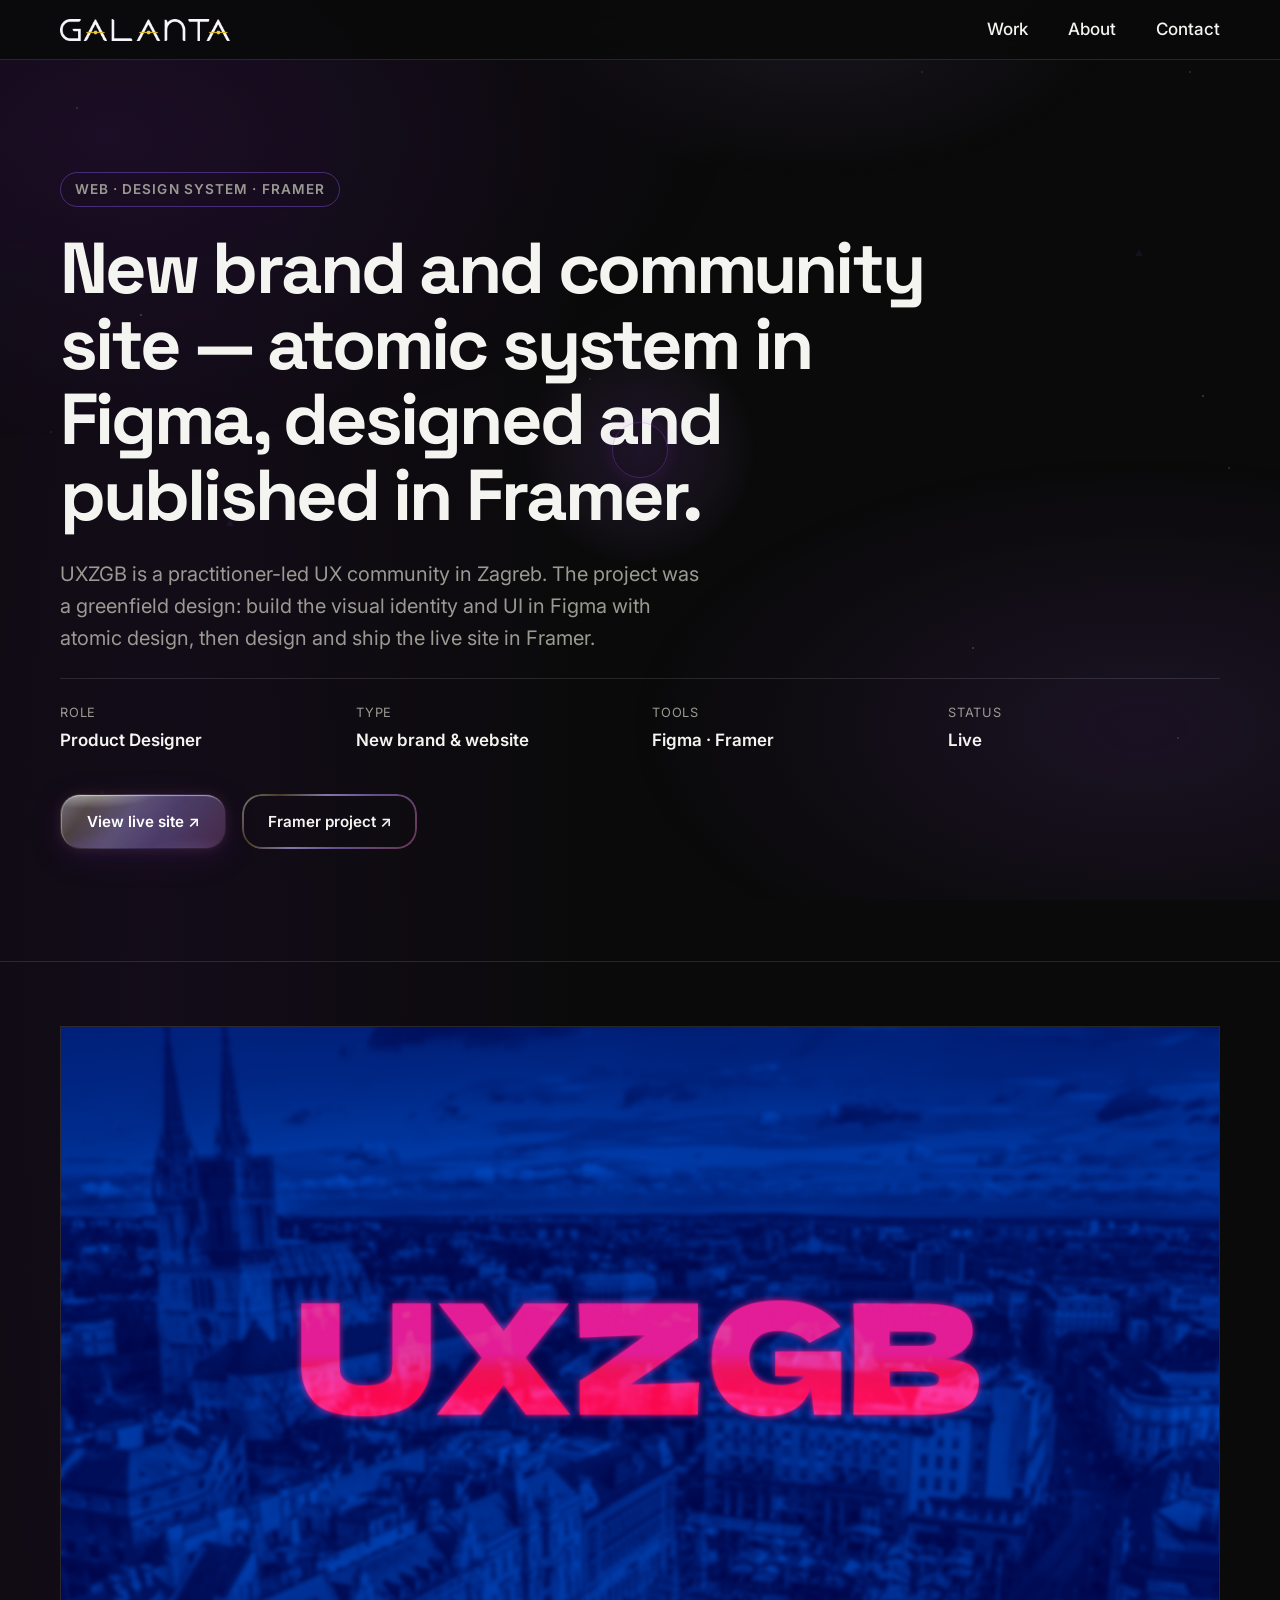
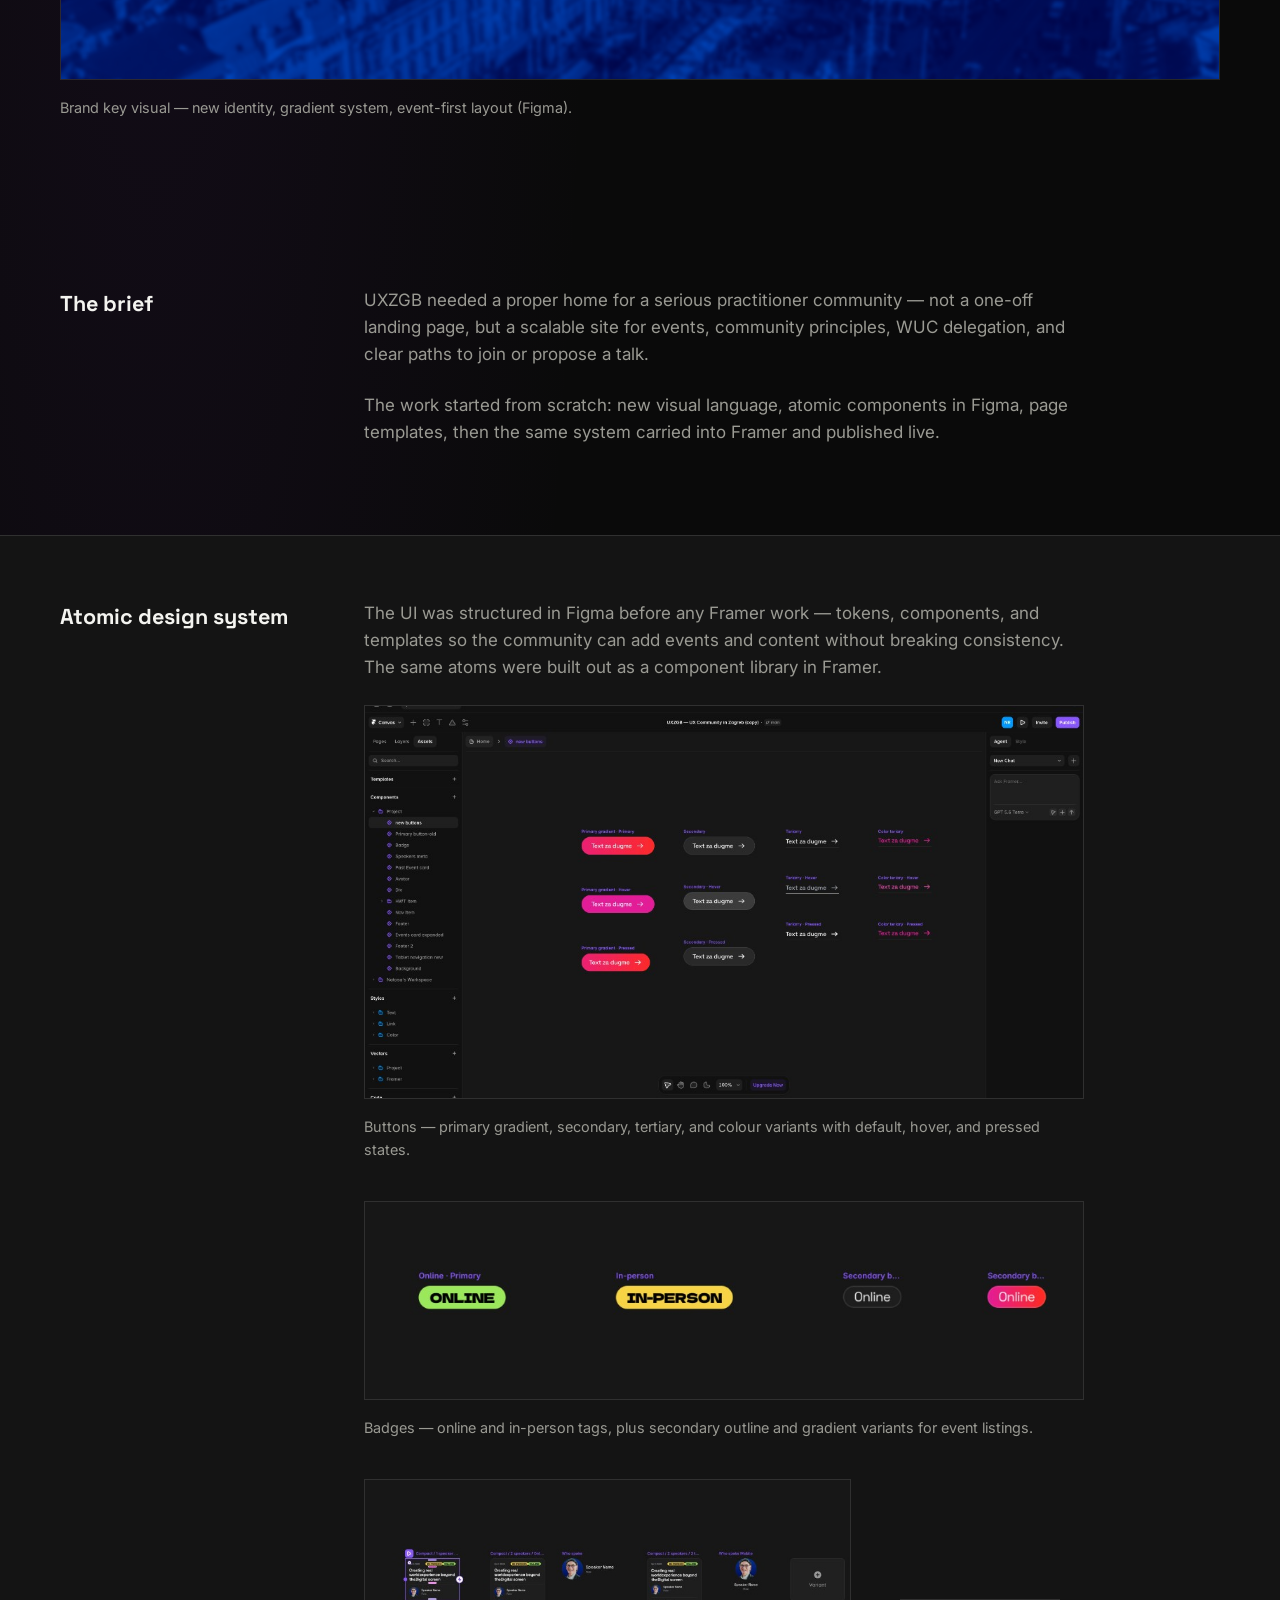
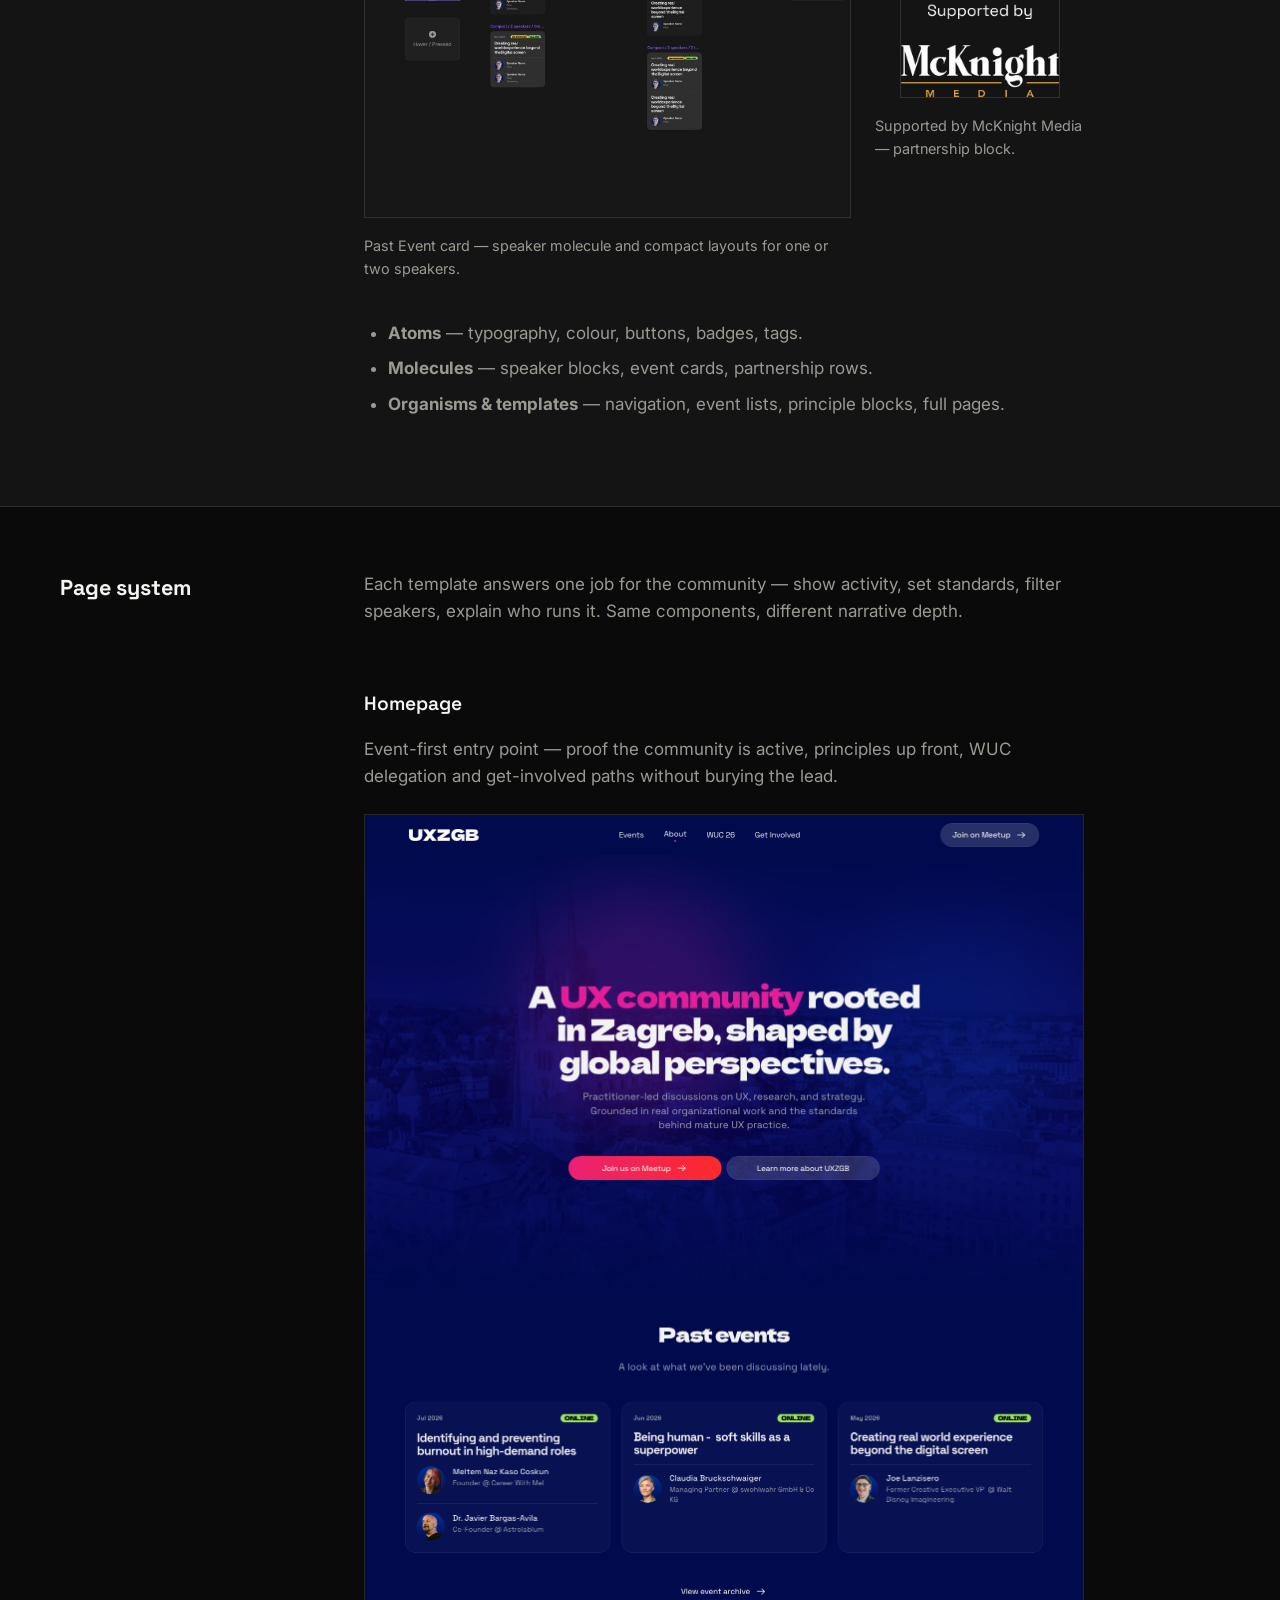
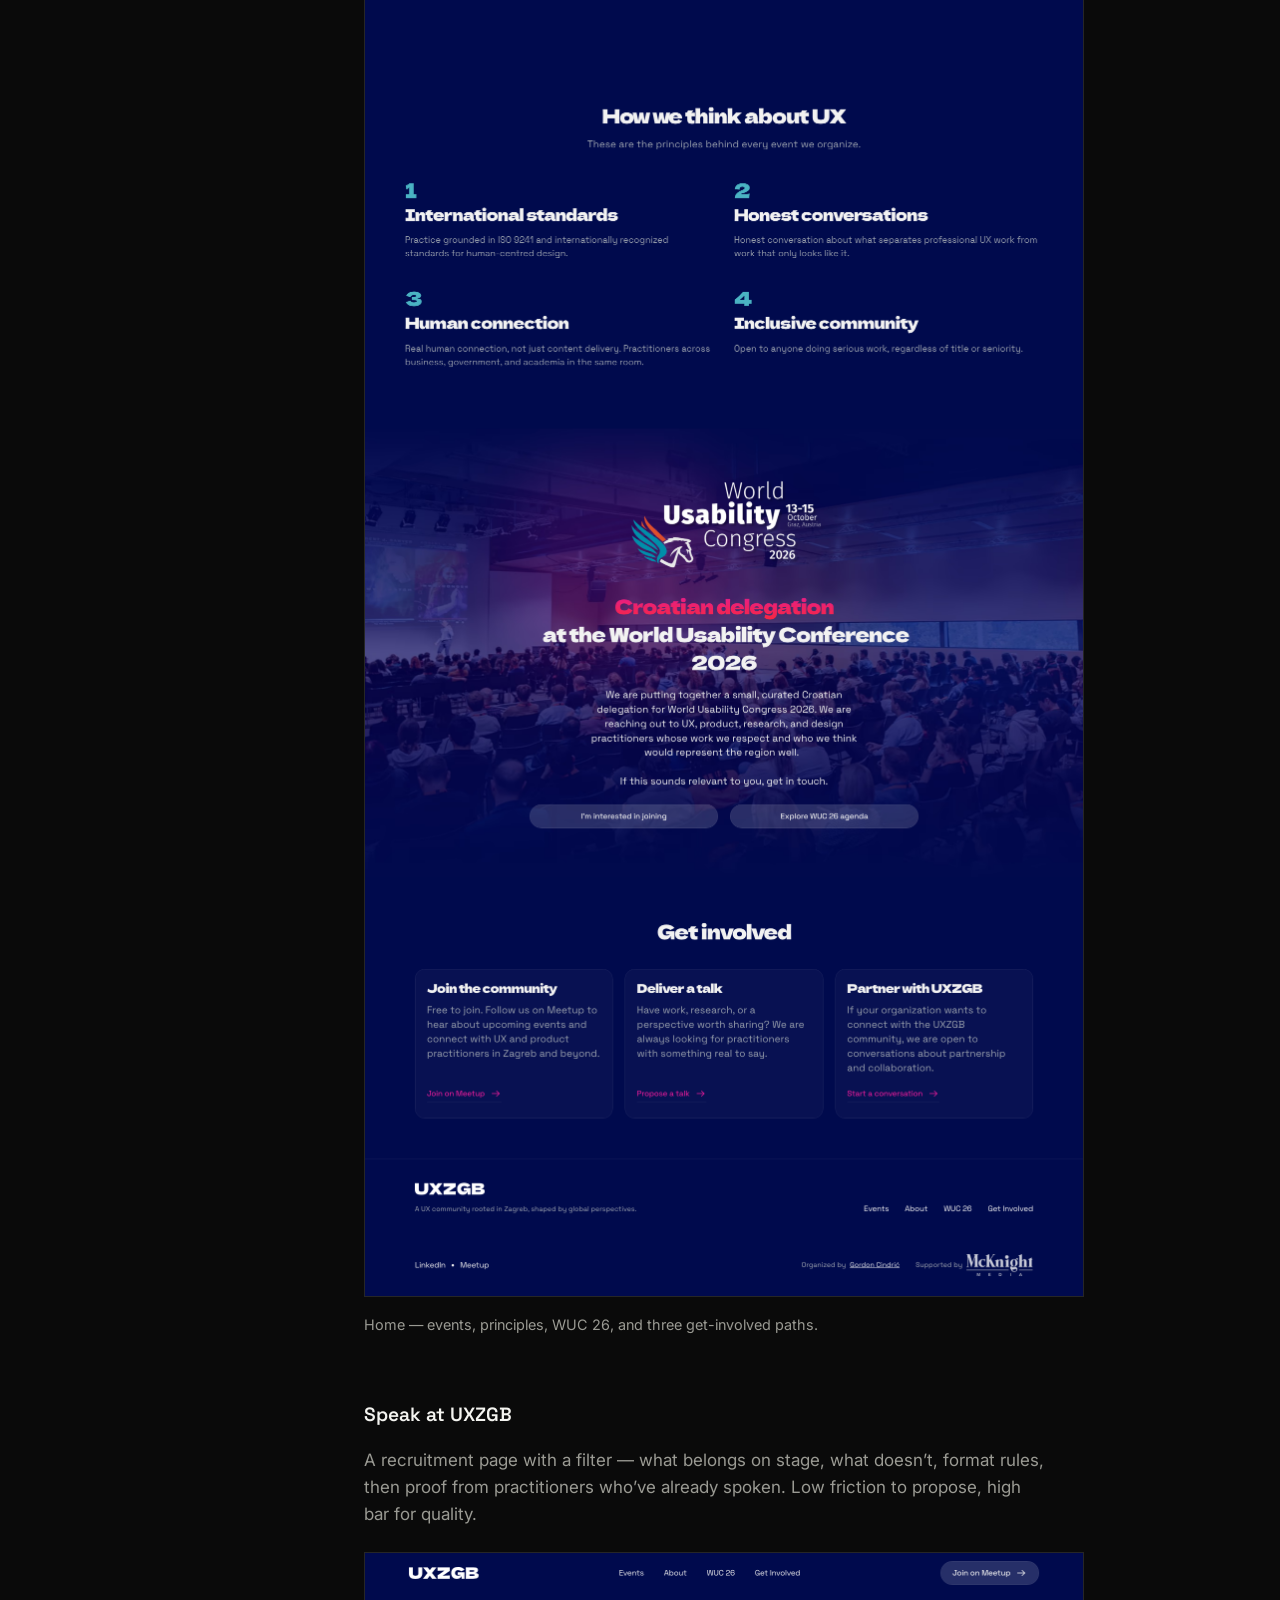
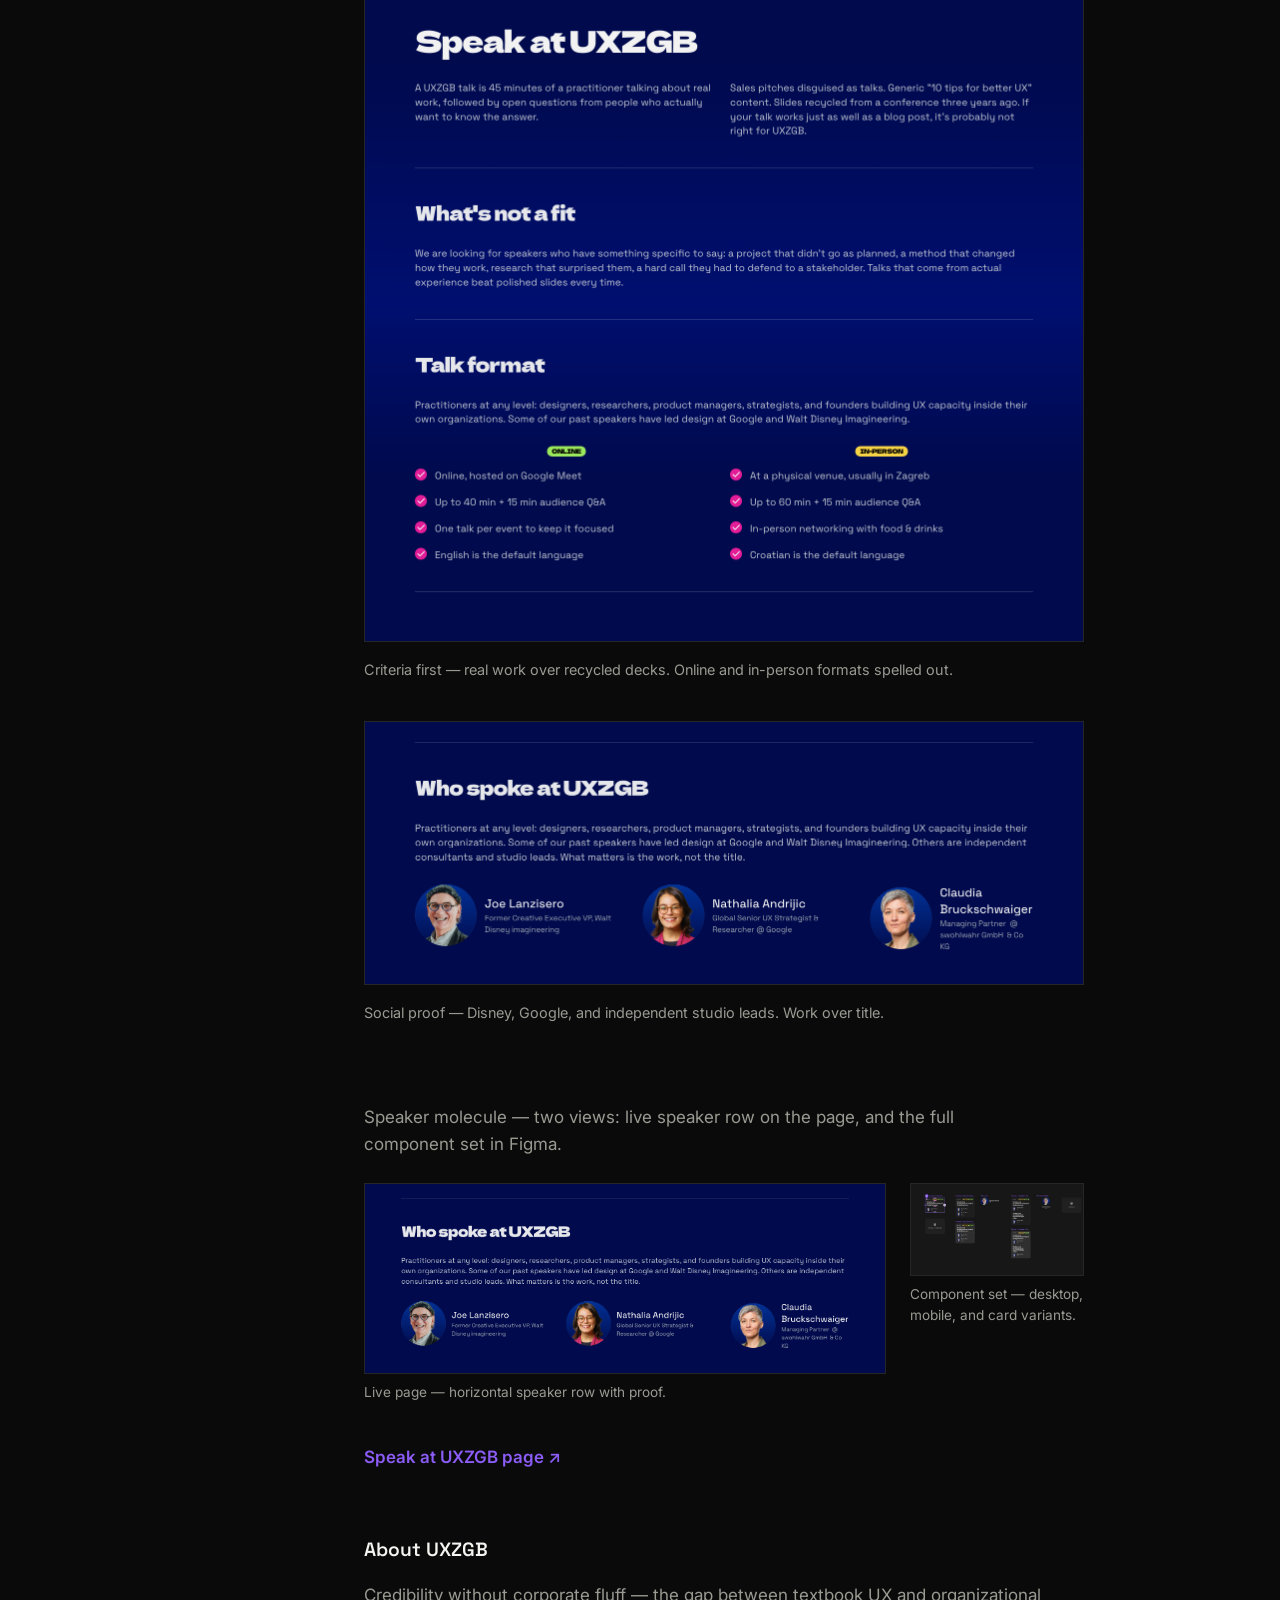
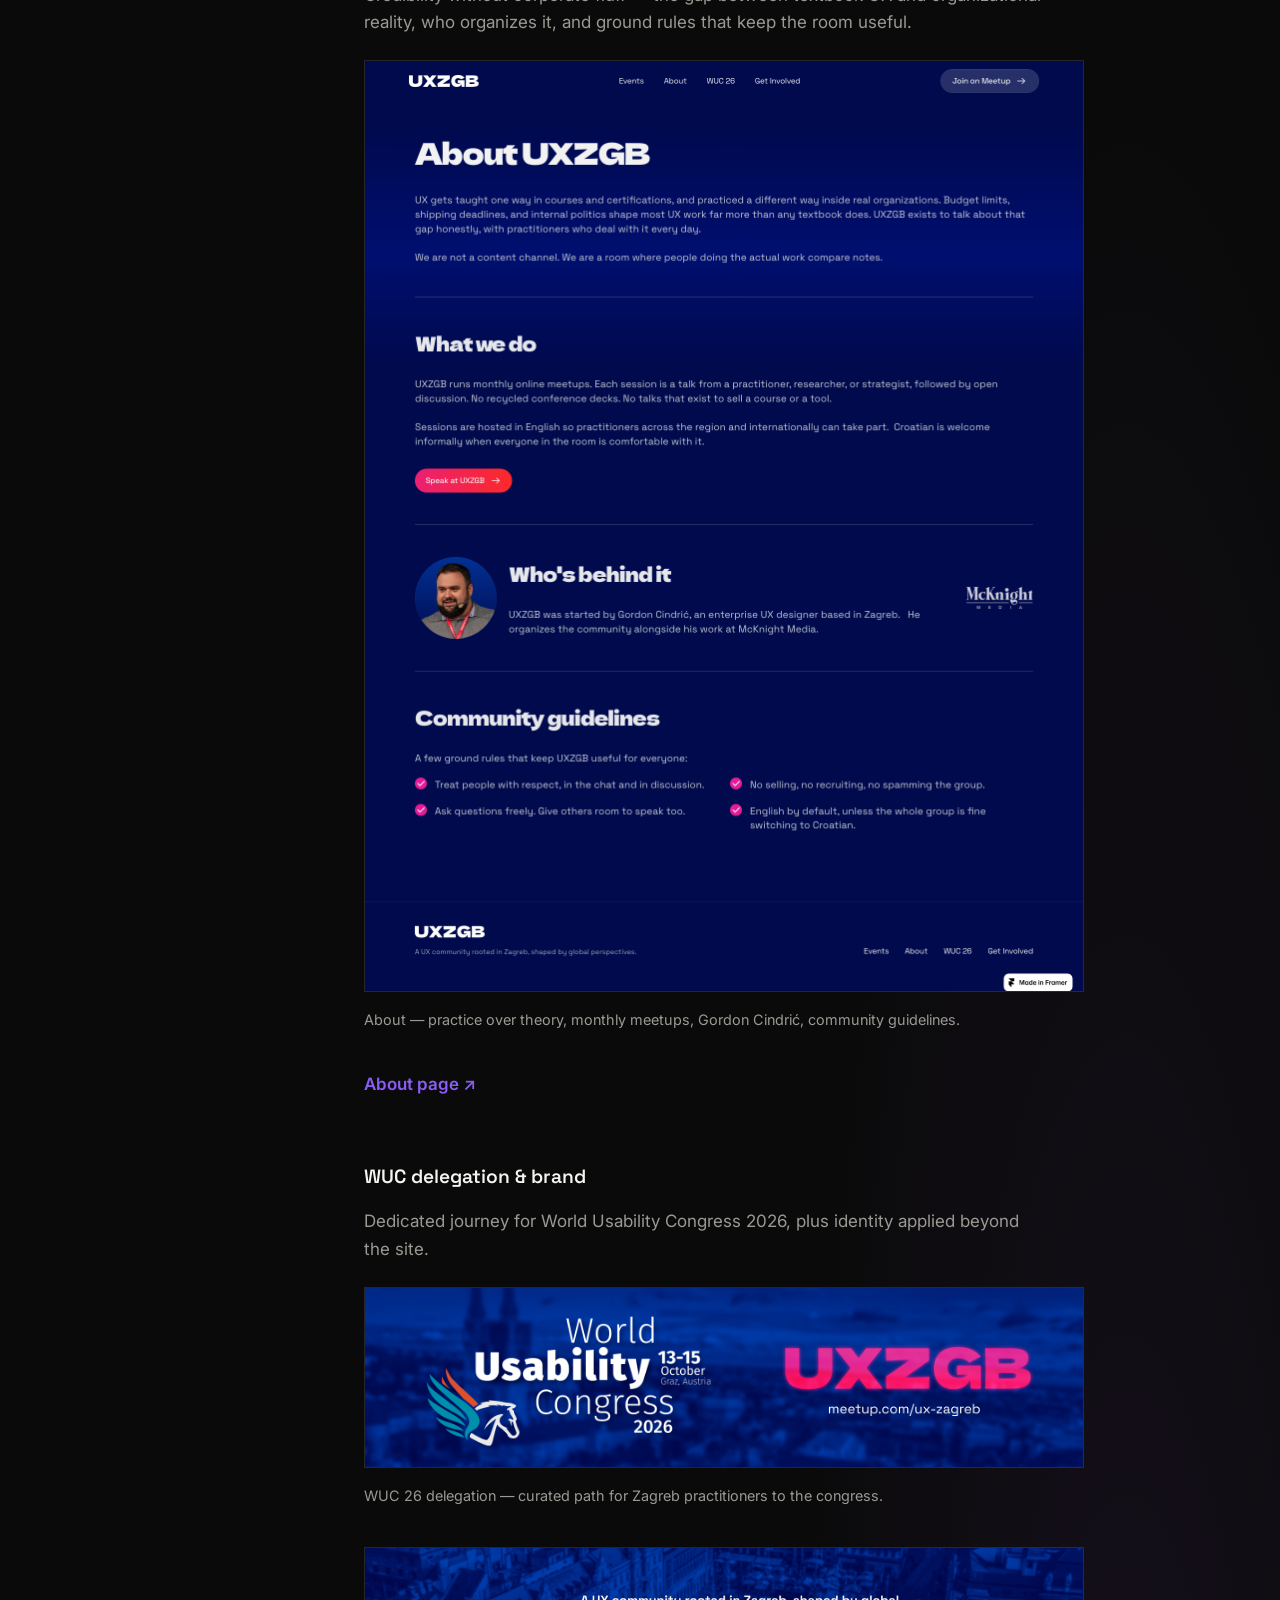
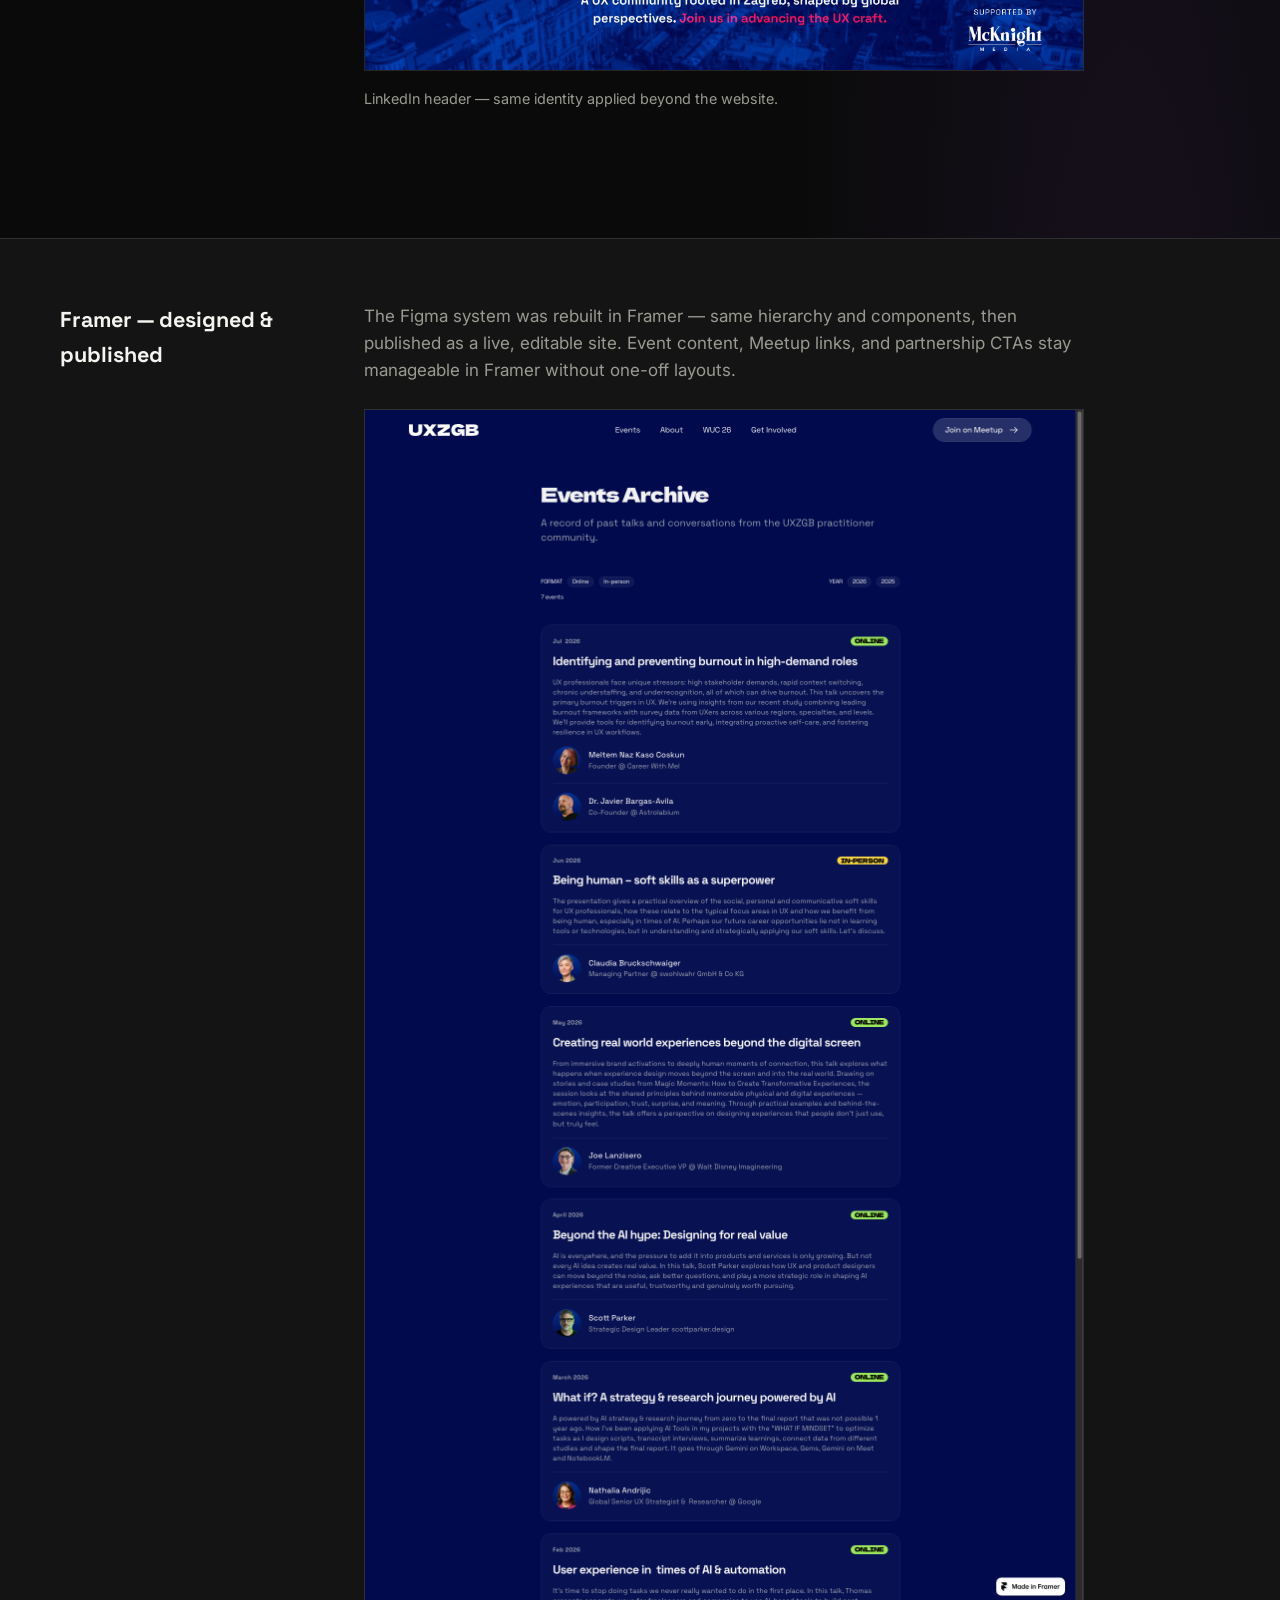
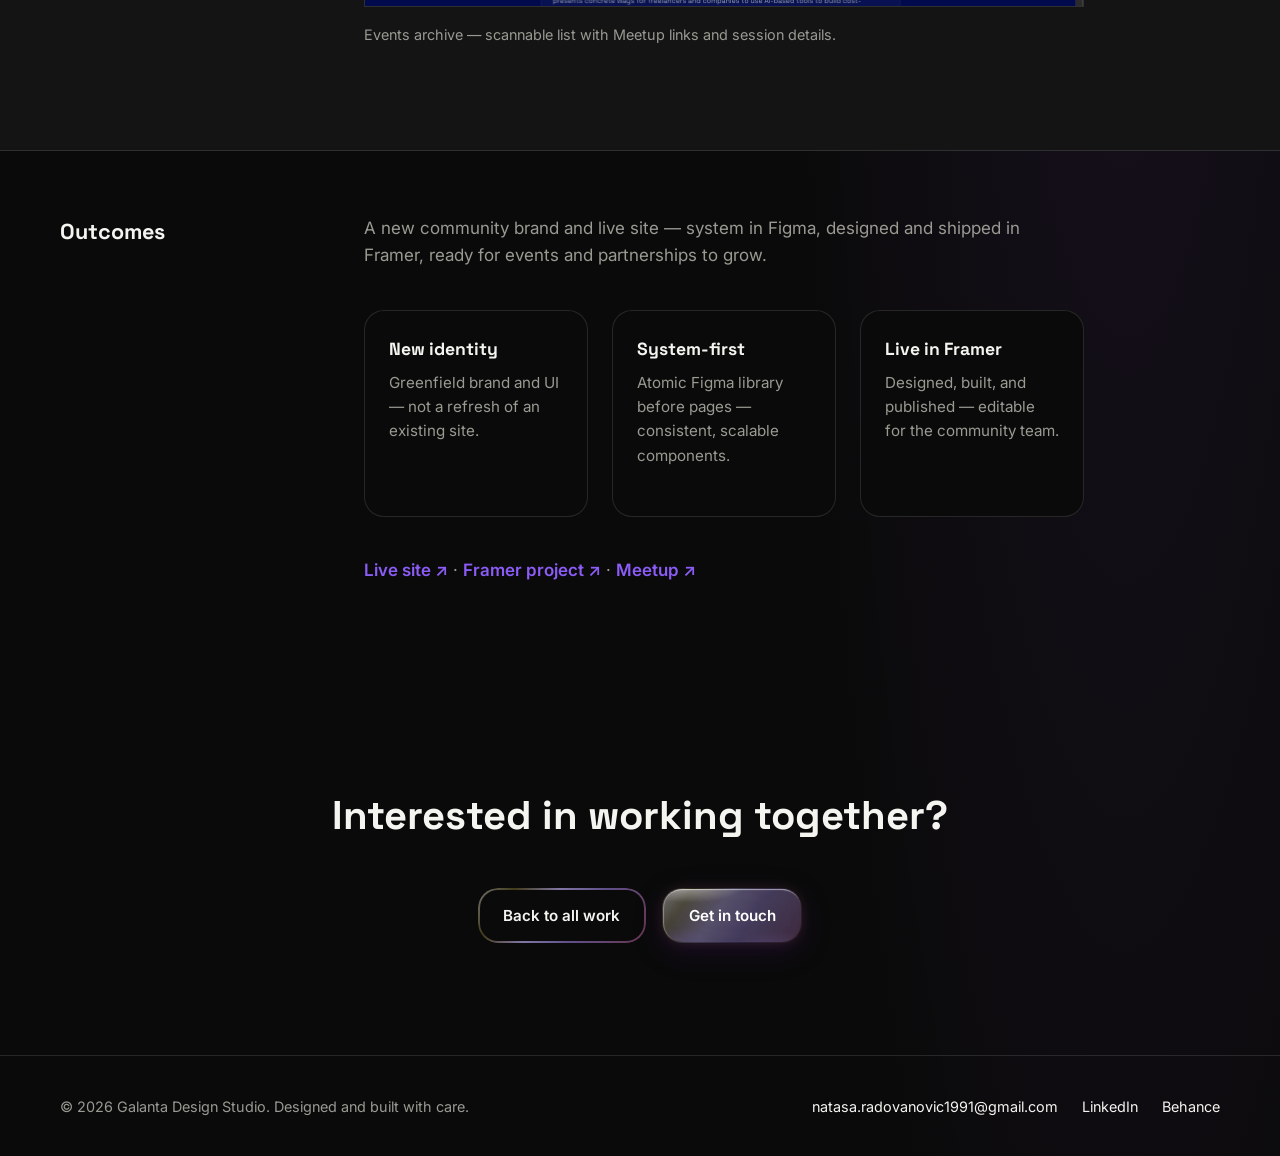
<file: cases/uxzgb.html>
<!DOCTYPE html>
<html lang="en">
<head>
  <meta charset="UTF-8">
  <meta name="viewport" content="width=device-width, initial-scale=1.0">
  <link rel="icon" href="/assets/images/galanta/favicon.png?v=2" type="image/png" sizes="32x32">
  <link rel="apple-touch-icon" href="/assets/images/galanta/icon-app.png?v=2">
  <title>UXZGB — Galanta Design Studio</title>
  <meta name="description" content="Case study: UXZGB — new community brand and website. Atomic design system in Figma, designed and published in Framer.">
  <link rel="preconnect" href="https://fonts.googleapis.com">
  <link rel="preconnect" href="https://fonts.gstatic.com" crossorigin>
  <link href="https://fonts.googleapis.com/css2?family=Inter:wght@400;500;600&family=Space+Grotesk:wght@500;700&display=swap" rel="stylesheet">
  <link rel="stylesheet" href="../assets/css/styles.css?v=31">
  <link rel="stylesheet" href="../assets/css/effects.css">
  <link rel="stylesheet" href="../assets/css/case.css?v=8">
</head>
<body>
  <a href="#main" class="skip-link">Skip to main content</a>
  <header class="site-header">
    <div class="container header__inner">
      <a class="logo" href="../index.html" aria-label="Galanta Design Studio — Home">
        <img class="logo__image" src="/assets/images/galanta/logo-nav.png?v=3" alt="Galanta Design Studio" width="1024" height="134">
      </a>
      <nav class="main-nav" aria-label="Primary navigation">
        <a href="../index.html#work">Work</a>
        <a href="../index.html#about">About</a>
        <a href="../index.html#contact">Contact</a>
      </nav>
      <button type="button" class="menu-toggle" aria-expanded="false" aria-controls="mobile-menu" aria-label="Open menu">
        <span class="menu-toggle__bar"></span>
        <span class="menu-toggle__bar"></span>
        <span class="menu-toggle__bar"></span>
      </button>
    </div>
  </header>
  <div id="mobile-menu" class="mobile-menu" hidden>
    <div class="mobile-menu__backdrop" data-menu-close tabindex="-1" aria-hidden="true"></div>
    <div class="mobile-menu__panel">
      <a class="mobile-menu__icon-link" href="../index.html" aria-label="Galanta — Home">
        <img class="mobile-menu__icon" src="/assets/images/galanta/icon-app.png?v=2" alt="" width="80" height="80">
      </a>
      <nav class="mobile-menu__nav" aria-label="Mobile navigation">
        <a class="mobile-menu__link" href="../index.html#work">Work</a>
        <a class="mobile-menu__link" href="../index.html#about">About</a>
        <a class="mobile-menu__link" href="../index.html#contact">Contact</a>
      </nav>
    </div>
  </div>
  <main id="main" class="case-page">
    <header class="case-hero">
      <div class="container">
        <span class="case-hero__tag">Web · Design System · Framer</span>
        <h1 class="case-hero__title">New brand and community site — atomic system in Figma, designed and published in Framer.</h1>
        <p class="case-hero__summary">UXZGB is a practitioner-led UX community in Zagreb. The project was a greenfield design: build the visual identity and UI in Figma with atomic design, then design and ship the live site in Framer.</p>
        <div class="case-meta">
          <div>
            <span class="case-meta__label">Role</span>
            <span class="case-meta__value">Product Designer</span>
          </div>
          <div>
            <span class="case-meta__label">Type</span>
            <span class="case-meta__value">New brand &amp; website</span>
          </div>
          <div>
            <span class="case-meta__label">Tools</span>
            <span class="case-meta__value">Figma · Framer</span>
          </div>
          <div>
            <span class="case-meta__label">Status</span>
            <span class="case-meta__value">Live</span>
          </div>
        </div>
        <div class="case-live-links">
          <a class="button button--primary" href="https://blissful-months-656471.framer.app/" target="_blank" rel="noopener noreferrer">View live site ↗</a>
          <a class="button button--secondary" href="https://framer.com/projects/UXZGB-UX-Community-in-Zagreb-copy--FLUsuHa6XqMJsUC1j8Tt-cgGV6" target="_blank" rel="noopener noreferrer">Framer project ↗</a>
        </div>
      </div>
    </header>

    <section class="case-hero-image">
      <div class="container">
        <figure class="case-figure case-figure--full">
          <img src="../assets/images/uxzgb/keyvisual.png" alt="UXZGB brand key visual — new identity and homepage direction designed in Figma" width="1440" height="900" loading="eager">
          <figcaption>Brand key visual — new identity, gradient system, event-first layout (Figma).</figcaption>
        </figure>
      </div>
    </section>

    <section class="case-section">
      <div class="container case-section__inner">
        <h2 class="case-section__title">The brief</h2>
        <div class="case-section__body">
          <p>UXZGB needed a proper home for a serious practitioner community — not a one-off landing page, but a scalable site for events, community principles, WUC delegation, and clear paths to join or propose a talk.</p>
          <p>The work started from scratch: new visual language, atomic components in Figma, page templates, then the same system carried into Framer and published live.</p>
        </div>
      </div>
    </section>

    <section class="case-section case-section--alt">
      <div class="container case-section__inner">
        <h2 class="case-section__title">Atomic design system</h2>
        <div class="case-section__body">
          <p>The UI was structured in Figma before any Framer work — tokens, components, and templates so the community can add events and content without breaking consistency. The same atoms were built out as a component library in Framer.</p>
          <figure class="case-figure">
            <img src="../assets/images/uxzgb/components-buttons.png" alt="UXZGB button components — primary, secondary, tertiary, and colour variants with default, hover, and pressed states" loading="lazy">
            <figcaption>Buttons — primary gradient, secondary, tertiary, and colour variants with default, hover, and pressed states.</figcaption>
          </figure>
          <figure class="case-figure">
            <img src="../assets/images/uxzgb/components-badges.png" alt="UXZGB event badges — online, in-person, and secondary variants" loading="lazy">
            <figcaption>Badges — online and in-person tags, plus secondary outline and gradient variants for event listings.</figcaption>
          </figure>
          <div class="case-pair case-pair--compact">
            <figure class="case-pair__item">
              <img src="../assets/images/uxzgb/components-cards.png" alt="UXZGB Past Event card component — speaker blocks and compact card variants" loading="lazy">
              <figcaption>Past Event card — speaker molecule and compact layouts for one or two speakers.</figcaption>
            </figure>
            <figure class="case-pair__item case-pair__item--logo">
              <img src="../assets/images/uxzgb/supported-by.png" alt="McKnight Media — supported-by partnership logo" loading="lazy">
              <figcaption>Supported by McKnight Media — partnership block.</figcaption>
            </figure>
          </div>
          <ul>
            <li><strong>Atoms</strong> — typography, colour, buttons, badges, tags.</li>
            <li><strong>Molecules</strong> — speaker blocks, event cards, partnership rows.</li>
            <li><strong>Organisms &amp; templates</strong> — navigation, event lists, principle blocks, full pages.</li>
          </ul>
        </div>
      </div>
    </section>

    <section class="case-section">
      <div class="container case-section__inner">
        <h2 class="case-section__title">Page system</h2>
        <div class="case-section__body">
          <p>Each template answers one job for the community — show activity, set standards, filter speakers, explain who runs it. Same components, different narrative depth.</p>

          <div class="case-page-block">
            <h3 class="case-page-block__title">Homepage</h3>
            <p class="case-page-block__lead">Event-first entry point — proof the community is active, principles up front, WUC delegation and get-involved paths without burying the lead.</p>
            <figure class="case-figure">
              <img src="../assets/images/uxzgb/homepage-full.png" alt="UXZGB full homepage — hero, events, principles, WUC delegation, and get involved" width="1440" height="4173" loading="eager" decoding="async">
              <figcaption>Home — events, principles, WUC 26, and three get-involved paths.</figcaption>
            </figure>
          </div>

          <div class="case-page-block">
            <h3 class="case-page-block__title">Speak at UXZGB</h3>
            <p class="case-page-block__lead">A recruitment page with a filter — what belongs on stage, what doesn’t, format rules, then proof from practitioners who’ve already spoken. Low friction to propose, high bar for quality.</p>
            <figure class="case-figure">
              <img src="../assets/images/uxzgb/speakers-intro.png" alt="Speak at UXZGB — criteria, talk format, and online vs in-person rules" loading="lazy">
              <figcaption>Criteria first — real work over recycled decks. Online and in-person formats spelled out.</figcaption>
            </figure>
            <figure class="case-figure case-figure--breathing">
              <img src="../assets/images/uxzgb/speakers-who-spoke-row.png?v=19" alt="Who spoke at UXZGB — Joe Lanzisero, Nathalia Andrijic, Claudia Bruckschwaiger" loading="lazy">
              <figcaption>Social proof — Disney, Google, and independent studio leads. Work over title.</figcaption>
            </figure>
            <p class="case-page-block__lead">Speaker molecule — two views: live speaker row on the page, and the full component set in Figma.</p>
            <div class="case-gallery case-gallery--speakers">
              <figure class="case-gallery__item">
                <img src="../assets/images/uxzgb/speakers-who-spoke-row.png?v=19" alt="Who spoke at UXZGB — live speaker row with Disney, Google, and studio leads" loading="lazy">
                <figcaption>Live page — horizontal speaker row with proof.</figcaption>
              </figure>
              <figure class="case-gallery__item">
                <img src="../assets/images/uxzgb/components-cards-trimmed.png?v=19" alt="UXZGB speaker component variants — desktop, mobile, and compact cards in Figma" loading="lazy">
                <figcaption>Component set — desktop, mobile, and card variants.</figcaption>
              </figure>
            </div>
            <p style="margin-top: var(--space-sm);">
              <a class="case-link" href="https://blissful-months-656471.framer.app/speakers-at-uxzgb" target="_blank" rel="noopener noreferrer">Speak at UXZGB page ↗</a>
            </p>
          </div>

          <div class="case-page-block">
            <h3 class="case-page-block__title">About UXZGB</h3>
            <p class="case-page-block__lead">Credibility without corporate fluff — the gap between textbook UX and organizational reality, who organizes it, and ground rules that keep the room useful.</p>
            <figure class="case-figure">
              <img src="../assets/images/uxzgb/page-about.png?v=19" alt="About UXZGB — mission, meetups, organizer, and community guidelines" width="1440" height="1864" loading="lazy">
              <figcaption>About — practice over theory, monthly meetups, Gordon Cindrić, community guidelines.</figcaption>
            </figure>
            <p style="margin-top: var(--space-sm);">
              <a class="case-link" href="https://blissful-months-656471.framer.app/about" target="_blank" rel="noopener noreferrer">About page ↗</a>
            </p>
          </div>

          <div class="case-page-block">
            <h3 class="case-page-block__title">WUC delegation &amp; brand</h3>
            <p class="case-page-block__lead">Dedicated journey for World Usability Congress 2026, plus identity applied beyond the site.</p>
            <figure class="case-figure">
              <img src="../assets/images/uxzgb/wuc-delegation.png" alt="UXZGB WUC 2026 delegation page — designed in Figma" loading="lazy">
              <figcaption>WUC 26 delegation — curated path for Zagreb practitioners to the congress.</figcaption>
            </figure>
            <figure class="case-figure">
              <img src="../assets/images/uxzgb/linkedin-header.png" alt="UXZGB LinkedIn header — brand extension designed in Figma" loading="lazy">
              <figcaption>LinkedIn header — same identity applied beyond the website.</figcaption>
            </figure>
          </div>
        </div>
      </div>
    </section>

    <section class="case-section case-section--alt">
      <div class="container case-section__inner">
        <h2 class="case-section__title">Framer — designed &amp; published</h2>
        <div class="case-section__body">
          <p>The Figma system was rebuilt in Framer — same hierarchy and components, then published as a live, editable site. Event content, Meetup links, and partnership CTAs stay manageable in Framer without one-off layouts.</p>
          <figure class="case-figure">
            <img src="../assets/images/uxzgb/screen-events.png" alt="UXZGB live events page — designed and built in Framer" loading="lazy">
            <figcaption>Events archive — scannable list with Meetup links and session details.</figcaption>
          </figure>
        </div>
      </div>
    </section>

    <section class="case-section">
      <div class="container case-section__inner">
        <h2 class="case-section__title">Outcomes</h2>
        <div class="case-section__body">
          <p>A new community brand and live site — system in Figma, designed and shipped in Framer, ready for events and partnerships to grow.</p>
          <div class="case-outcomes">
            <div class="case-outcome">
              <strong>New identity</strong>
              <p>Greenfield brand and UI — not a refresh of an existing site.</p>
            </div>
            <div class="case-outcome">
              <strong>System-first</strong>
              <p>Atomic Figma library before pages — consistent, scalable components.</p>
            </div>
            <div class="case-outcome">
              <strong>Live in Framer</strong>
              <p>Designed, built, and published — editable for the community team.</p>
            </div>
          </div>
          <p style="margin-top: var(--space-lg);">
            <a class="case-link" href="https://blissful-months-656471.framer.app/" target="_blank" rel="noopener noreferrer">Live site ↗</a>
            ·
            <a class="case-link" href="https://framer.com/projects/UXZGB-UX-Community-in-Zagreb-copy--FLUsuHa6XqMJsUC1j8Tt-cgGV6" target="_blank" rel="noopener noreferrer">Framer project ↗</a>
            ·
            <a class="case-link" href="https://www.meetup.com/ux-zagreb/" target="_blank" rel="noopener noreferrer">Meetup ↗</a>
          </p>
        </div>
      </div>
    </section>

    <section class="case-cta">
      <div class="container">
        <h2>Interested in working together?</h2>
        <div class="case-cta__actions">
          <a href="../index.html#work" class="button button--secondary">Back to all work</a>
          <a href="../index.html#contact" class="button button--primary">Get in touch</a>
        </div>
      </div>
    </section>
  </main>
  <footer class="site-footer" data-partial="../partials/footer.html"></footer>
  <script src="../assets/js/main.js?v=42" defer></script>
</body>
</html>
</file>
<file: assets/css/styles.css>
@import url('effects.css');

:root {
  --color-bg: #0a0a0a;
  --color-surface: #141414;
  --color-text: #f4f4f0;
  --color-muted: #9a9a93;
  --color-hero-subtitle: #b8b8b0;
  --color-accent: #8b5cf6;
  --color-accent-deep: #6d28d9;
  --color-accent-hover: #a78bfa;
  --color-accent-bright: #c4b5fd;
  --color-accent-warm: #fbbf24;
  --color-accent-warm-soft: #fde68a;
  --color-accent-warm-deep: #f59e0b;
  --color-accent-outline: rgba(139, 92, 246, 0.42);
  --color-accent-soft: rgba(139, 92, 246, 0.12);
  --gradient-accent: linear-gradient(168deg, #8766f2 0%, #7c3aed 52%, #7340e6 100%);
  --gradient-accent-hover: linear-gradient(168deg, #9474f4 0%, #8452ee 52%, #7c3aed 100%);
  --gradient-accent-text: linear-gradient(120deg, #ede9fe 0%, #c4b5fd 38%, #a78bfa 72%, #9333ea 100%);
  --gradient-pill-outline: linear-gradient(
    132deg,
    rgba(255, 255, 255, 0.28) 0%,
    rgba(253, 224, 71, 0.12) 12%,
    rgba(196, 181, 253, 0.44) 38%,
    rgba(167, 139, 250, 0.4) 62%,
    rgba(139, 92, 246, 0.36) 100%
  );
  --gradient-nda-outline: linear-gradient(
    132deg,
    rgba(255, 255, 255, 0.3) 0%,
    rgba(253, 224, 71, 0.16) 14%,
    rgba(251, 191, 36, 0.1) 26%,
    rgba(196, 181, 253, 0.46) 52%,
    rgba(167, 139, 250, 0.4) 72%,
    rgba(244, 114, 182, 0.3) 100%
  );
  --glass-blur: blur(28px) saturate(195%);
  --glass-primary-bg: rgba(255, 255, 255, 0.05);
  --gradient-outline: linear-gradient(
    125deg,
    rgba(255, 255, 255, 0.42) 0%,
    rgba(253, 224, 71, 0.22) 18%,
    rgba(196, 181, 253, 0.62) 40%,
    rgba(167, 139, 250, 0.52) 62%,
    rgba(244, 114, 182, 0.38) 100%
  );
  --gradient-outline-primary: linear-gradient(
    125deg,
    rgba(255, 255, 255, 0.26) 0%,
    rgba(253, 224, 71, 0.12) 18%,
    rgba(196, 181, 253, 0.28) 40%,
    rgba(167, 139, 250, 0.22) 62%,
    rgba(244, 114, 182, 0.16) 100%
  );
  --color-border: rgba(244, 244, 240, 0.12);
  --font-display: 'Space Grotesk', sans-serif;
  --font-body: 'Inter', system-ui, -apple-system, sans-serif;
  --radius: 20px;
  --radius-pill: 20px;
  --max-width: 1160px;
  --nav-break: 800px;
  --space-xs: 0.5rem;
  --space-sm: 1rem;
  --space-md: 1.5rem;
  --space-lg: 2.5rem;
  --space-xl: 4rem;
  --space-2xl: 7rem;
}

*, *::before, *::after {
  box-sizing: border-box;
}

html {
  scroll-behavior: smooth;
  -webkit-text-size-adjust: 100%;
  text-size-adjust: 100%;
}

body {
  margin: 0;
  background: var(--color-bg);
  color: var(--color-text);
  font-family: var(--font-body);
  font-size: 1.0625rem;
  line-height: 1.6;
  -webkit-font-smoothing: antialiased;
  overflow-x: hidden;
}

img {
  max-width: 100%;
  display: block;
}

a {
  color: var(--color-text);
  text-decoration: none;
}

:focus-visible {
  outline: 3px solid var(--color-accent);
  outline-offset: 2px;
}

.skip-link {
  position: absolute;
  top: -100%;
  left: var(--space-sm);
  background: var(--color-accent);
  color: var(--color-bg);
  padding: var(--space-xs) var(--space-sm);
  font-weight: 600;
  z-index: 100;
}

.skip-link:focus {
  top: var(--space-sm);
}

.container {
  width: min(100% - var(--space-lg) * 2, var(--max-width));
  margin-inline: auto;
}

.section-title {
  font-family: 'Clash Display', var(--font-display), sans-serif;
  font-size: clamp(1.7rem, 4.25vw, 2.76rem);
  font-weight: 700;
  margin-bottom: var(--space-md);
  letter-spacing: -0.02em;
}

.section-lead {
  max-width: 640px;
  color: var(--color-muted);
  font-size: 1.1rem;
  margin: 0 0 var(--space-xl);
}

.button {
  display: inline-flex;
  align-items: center;
  justify-content: center;
  padding: 0.9rem 1.6rem;
  font-family: var(--font-body);
  font-weight: 600;
  font-size: 0.95rem;
  border: 2px solid transparent;
  border-radius: var(--radius);
  cursor: pointer;
  transition:
    background 0.25s ease,
    border-color 0.25s ease,
    color 0.2s ease,
    box-shadow 0.25s ease,
    transform 0.15s ease;
}

@media (hover: hover) and (pointer: fine) {
  .button:hover {
    transform: translateY(-2px);
  }
}

.button--primary {
  position: relative;
  isolation: isolate;
  overflow: hidden;
  backdrop-filter: var(--glass-blur);
  -webkit-backdrop-filter: var(--glass-blur);
  border: 1px solid transparent;
  color: #fff;
  background:
    linear-gradient(var(--glass-primary-bg), var(--glass-primary-bg)) padding-box,
    var(--gradient-outline-primary) border-box;
  background-clip: padding-box, border-box;
  -webkit-background-clip: padding-box, border-box;
  box-shadow:
    inset 0 2px 1px -1px rgba(255, 255, 255, 0.52),
    inset 2px 0 1px -1px rgba(255, 255, 255, 0.34),
    inset 0 -1px 1px -1px rgba(255, 255, 255, 0.1),
    inset -1px 0 1px -1px rgba(255, 255, 255, 0.06),
    0 0 14px rgba(251, 191, 36, 0.08),
    0 8px 32px rgba(88, 28, 135, 0.18),
    0 4px 18px rgba(139, 92, 246, 0.08);
}

.button--primary::before {
  content: '';
  position: absolute;
  inset: 0;
  z-index: -1;
  border-radius: inherit;
  pointer-events: none;
  background:
    radial-gradient(ellipse 52% 42% at 82% 105%, rgba(167, 139, 250, 0.12), transparent 58%),
    radial-gradient(ellipse 46% 38% at 10% 95%, rgba(139, 92, 246, 0.1), transparent 55%),
    radial-gradient(ellipse 72% 58% at 18% -8%, rgba(255, 255, 255, 0.48), transparent 58%),
    linear-gradient(
      148deg,
      rgba(255, 255, 255, 0.18) 0%,
      rgba(196, 181, 253, 0.08) 35%,
      rgba(139, 92, 246, 0.06) 100%
    );
}

.button--primary::after {
  content: '';
  position: absolute;
  inset: 0;
  z-index: -1;
  border-radius: inherit;
  pointer-events: none;
  opacity: 0.22;
  mix-blend-mode: soft-light;
  background: linear-gradient(
    112deg,
    transparent 0%,
    rgba(196, 181, 253, 0.2) 30%,
    rgba(167, 139, 250, 0.24) 55%,
    transparent 100%
  );
}

.button--primary:hover {
  color: #fff;
  background:
    linear-gradient(rgba(255, 255, 255, 0.09), rgba(255, 255, 255, 0.09)) padding-box,
    var(--gradient-outline-primary) border-box;
  background-clip: padding-box, border-box;
  -webkit-background-clip: padding-box, border-box;
  box-shadow:
    inset 0 2px 1px -1px rgba(255, 255, 255, 0.58),
    inset 2px 0 1px -1px rgba(255, 255, 255, 0.4),
    inset 0 -1px 1px -1px rgba(255, 255, 255, 0.12),
    inset -1px 0 1px -1px rgba(255, 255, 255, 0.08),
    0 0 18px rgba(251, 191, 36, 0.1),
    0 10px 40px rgba(109, 40, 217, 0.22),
    0 4px 16px rgba(139, 92, 246, 0.1);
}

.button--secondary {
  position: relative;
  isolation: isolate;
  background: transparent;
  border: none;
  color: var(--color-text);
  box-shadow: none;
}

.button--secondary::before {
  content: '';
  position: absolute;
  inset: 0;
  padding: 2px;
  border-radius: inherit;
  background: var(--gradient-outline);
  -webkit-mask:
    linear-gradient(#fff 0 0) content-box,
    linear-gradient(#fff 0 0);
  -webkit-mask-composite: xor;
  mask:
    linear-gradient(#fff 0 0) content-box,
    linear-gradient(#fff 0 0);
  mask-composite: exclude;
  pointer-events: none;
  filter:
    drop-shadow(0 0 3px rgba(253, 224, 71, 0.08))
    drop-shadow(0 0 6px rgba(167, 139, 250, 0.1));
}

.button--secondary:hover {
  color: var(--color-text);
  background: rgba(255, 255, 255, 0.05);
  box-shadow: none;
}

@supports not ((backdrop-filter: blur(1px)) or (-webkit-backdrop-filter: blur(1px))) {
  .button--primary {
    background: var(--gradient-accent);
    border-color: rgba(237, 233, 254, 0.2);
  }

  .button--primary::before,
  .button--primary::after {
    display: none;
  }

  .button--primary:hover {
    background: var(--gradient-accent-hover);
  }

  .button--secondary {
    background: transparent;
    border: 2px solid var(--color-accent-outline);
  }

  .button--secondary::before {
    display: none;
  }

  .button--secondary:hover {
    background: rgba(255, 255, 255, 0.05);
    border-color: var(--color-accent-hover);
  }
}

.site-header {
  position: sticky;
  top: 0;
  z-index: 100;
  background: rgba(10, 10, 10, 0.92);
  backdrop-filter: blur(12px);
  -webkit-backdrop-filter: blur(12px);
  border-bottom: 1px solid var(--color-border);
}

body.menu-open .site-header {
  z-index: 210;
}

body.menu-open {
  overflow: hidden;
}

.header__inner {
  display: flex;
  align-items: center;
  justify-content: space-between;
  padding-block: var(--space-sm);
}

.logo {
  display: inline-flex;
  align-items: center;
  line-height: 0;
  background: transparent;
}

.logo__image {
  display: block;
  height: auto;
  width: auto;
  max-height: clamp(1.15rem, 2.9vw, 1.78rem);
  max-width: min(10.6rem, 49vw);
  background: transparent;
}

.main-nav {
  display: flex;
  gap: var(--space-lg);
}

.main-nav a {
  font-weight: 500;
  position: relative;
}

.main-nav a::after {
  content: '';
  position: absolute;
  bottom: -4px;
  left: 0;
  width: 0;
  height: 2px;
  background: var(--color-accent);
  transition: width 0.2s ease;
}

.main-nav a:hover::after {
  width: 100%;
}

.menu-toggle {
  display: none;
  flex-direction: column;
  justify-content: center;
  align-items: center;
  gap: 5px;
  width: 44px;
  height: 44px;
  background: transparent;
  border: none;
  padding: 0;
  cursor: pointer;
  z-index: 211;
  flex-shrink: 0;
  position: relative;
}

.menu-toggle__bar {
  display: block;
  width: 26px;
  height: 2px;
  background: var(--color-text);
  border-radius: 1px;
  transition: transform 0.25s ease, opacity 0.2s ease;
  transform-origin: center;
}

.menu-toggle[aria-expanded='true'] .menu-toggle__bar:nth-child(1) {
  transform: translateY(7px) rotate(45deg);
}

.menu-toggle[aria-expanded='true'] .menu-toggle__bar:nth-child(2) {
  opacity: 0;
}

.menu-toggle[aria-expanded='true'] .menu-toggle__bar:nth-child(3) {
  transform: translateY(-7px) rotate(-45deg);
}

.mobile-menu {
  position: fixed;
  inset: 0;
  z-index: 200;
}

.mobile-menu[hidden] {
  display: none !important;
}

.mobile-menu:not([hidden]) {
  display: block;
}

.mobile-menu__backdrop {
  position: absolute;
  inset: 0;
  background: rgba(8, 8, 8, 0.82);
  backdrop-filter: blur(10px);
  -webkit-backdrop-filter: blur(10px);
  opacity: 0;
  transition: opacity 0.3s ease;
}

.mobile-menu:not([hidden]) .mobile-menu__backdrop {
  opacity: 1;
}

.mobile-menu__panel {
  position: relative;
  z-index: 1;
  display: flex;
  flex-direction: column;
  align-items: center;
  justify-content: center;
  min-height: 100%;
  padding: calc(var(--space-xl) + 3rem) var(--space-md) var(--space-xl);
  opacity: 0;
  transform: translateY(12px);
  transition: opacity 0.3s ease, transform 0.3s ease;
}

.mobile-menu:not([hidden]) .mobile-menu__panel {
  opacity: 1;
  transform: translateY(0);
}

.mobile-menu__icon-link {
  position: absolute;
  top: var(--space-md);
  left: var(--space-md);
  line-height: 0;
}

.mobile-menu__icon {
  display: block;
  width: 44px;
  height: 44px;
  border-radius: 10px;
}

.mobile-menu__nav {
  display: flex;
  flex-direction: column;
  align-items: center;
  gap: var(--space-sm);
  width: 100%;
  max-width: 280px;
}

.mobile-menu__link {
  display: block;
  width: 100%;
  padding: 0.85rem 1.25rem;
  font-family: var(--font-display);
  font-size: clamp(1.75rem, 8vw, 2.25rem);
  font-weight: 700;
  text-align: center;
  letter-spacing: -0.02em;
  color: var(--color-text);
  border: 1px solid transparent;
  border-radius: var(--radius);
  transition: background 0.2s ease, border-color 0.2s ease, color 0.2s ease;
}

.mobile-menu__link:active,
.mobile-menu__link:focus-visible {
  background: var(--color-accent-soft);
  border-color: var(--color-accent-outline);
  color: var(--color-accent-hover);
}

@media (hover: hover) and (pointer: fine) {
  .mobile-menu__link:hover {
    background: var(--color-accent-soft);
    border-color: var(--color-accent-hover);
    color: var(--color-accent-hover);
  }
}

.hero {
  padding-block: var(--space-2xl);
  border-bottom: 1px solid var(--color-border);
}

.hero__eyebrow {
  font-family: 'Clash Display', var(--font-display), sans-serif;
  background: var(--gradient-accent-text);
  -webkit-background-clip: text;
  background-clip: text;
  -webkit-text-fill-color: transparent;
  color: transparent;
  font-weight: 600;
  text-transform: uppercase;
  letter-spacing: 0.12em;
  font-size: 0.8125rem;
  margin-bottom: var(--space-md);
}

.hero__title {
  font-family: 'Clash Display', var(--font-display), sans-serif;
  font-size: clamp(2.2rem, 5.94vw, 4.68rem);
  font-weight: 700;
  line-height: 1.06;
  letter-spacing: -0.02em;
  margin: 0 0 var(--space-md);
  max-width: 780px;
}

.hero__subtitle {
  color: var(--color-hero-subtitle);
  font-size: clamp(1.1rem, 2vw, 1.35rem);
  max-width: 640px;
  margin-bottom: var(--space-lg);
  line-height: 1.65;
}

.hero__actions {
  display: flex;
  gap: var(--space-sm);
  flex-wrap: wrap;
}

.work {
  padding-block: var(--space-2xl);
}

.work .section-title {
  font-size: clamp(1.96rem, 4.89vw, 3.18rem);
}

.work .section-lead {
  font-size: 1.265rem;
  line-height: 1.65;
}

.work .case-card__body h3 {
  font-size: 1.725rem;
}

.work .case-card__body p {
  font-size: 1.22rem;
  line-height: 1.6;
}

.work__grid {
  display: grid;
  grid-template-columns: repeat(auto-fit, minmax(320px, 1fr));
  gap: var(--space-md);
}

.nda-cta {
  position: relative;
  isolation: isolate;
  width: 100%;
  margin-top: var(--space-md);
  padding: var(--space-lg) var(--space-xl);
  background: var(--color-surface);
  border: 1px solid transparent;
  border-radius: var(--radius);
  box-sizing: border-box;
  display: flex;
  flex-direction: column;
  align-items: stretch;
  gap: var(--space-md);
}

.nda-cta::before {
  content: '';
  position: absolute;
  inset: 0;
  padding: 1px;
  border-radius: inherit;
  background: var(--gradient-nda-outline);
  -webkit-mask:
    linear-gradient(#fff 0 0) content-box,
    linear-gradient(#fff 0 0);
  -webkit-mask-composite: xor;
  mask:
    linear-gradient(#fff 0 0) content-box,
    linear-gradient(#fff 0 0);
  mask-composite: exclude;
  pointer-events: none;
}

.nda-cta__content {
  flex: 1;
  min-width: 0;
}

.nda-cta__eyebrow {
  font-family: 'Clash Display', var(--font-display), sans-serif;
  background: var(--gradient-accent-text);
  -webkit-background-clip: text;
  background-clip: text;
  -webkit-text-fill-color: transparent;
  color: transparent;
  font-size: 0.8125rem;
  font-weight: 600;
  letter-spacing: 0.12em;
  text-transform: uppercase;
  margin: 0 0 var(--space-xs);
}

.nda-cta__title {
  font-family: var(--font-display);
  font-size: clamp(1.25rem, 3vw, 1.5rem);
  font-weight: 700;
  margin: 0 0 var(--space-sm);
  letter-spacing: -0.02em;
  text-wrap: balance;
}

.nda-cta__text {
  color: var(--color-muted);
  font-size: clamp(0.95rem, 2.5vw, 1.05rem);
  line-height: 1.55;
  margin: 0;
  max-width: none;
  text-wrap: pretty;
}

.nda-cta__action {
  align-self: flex-start;
  flex-shrink: 0;
}

@media (min-width: 720px) {
  .nda-cta {
    flex-direction: row;
    align-items: center;
    gap: var(--space-xl);
    padding: var(--space-lg) var(--space-xl);
  }

  .nda-cta__action {
    align-self: center;
  }
}

.case-card {
  background: var(--color-surface);
  border: 1px solid var(--color-border);
  border-radius: var(--radius);
  overflow: hidden;
  transition: border-color 0.2s ease, box-shadow 0.2s ease, transform 0.2s ease;
}

@media (hover: hover) and (pointer: fine) {
  .case-card:hover {
    transform: translateY(-6px);
    border-color: var(--color-accent-outline);
    box-shadow: 0 12px 40px rgba(168, 85, 247, 0.08);
  }

  .case-card:hover .case-card__tag {
    background: var(--color-accent-soft);
    border: 1px solid var(--color-accent-hover);
    color: var(--color-accent-hover);
  }

  .case-card:hover .case-card__tag::before {
    opacity: 0;
  }

  .about__tools li:hover {
    background: var(--color-accent-soft);
    border-color: var(--color-accent-hover);
    color: var(--color-accent-hover);
  }
}

.case-card__link {
  display: block;
}

.case-card__media {
  aspect-ratio: 4 / 3;
  overflow: hidden;
  border-bottom: 1px solid var(--color-border);
}

.case-card__media img,
.case-card__image {
  width: 100%;
  height: 100%;
  object-fit: cover;
  object-position: top center;
}

.case-card__placeholder {
  width: 100%;
  height: 100%;
  display: flex;
  align-items: center;
  justify-content: center;
  background: linear-gradient(135deg, #1a1a1a, #2a2a2a);
  color: var(--color-muted);
  font-size: 0.9rem;
}

.case-card__body {
  padding: var(--space-md);
}

.case-card__body h3 {
  font-family: var(--font-display);
  font-size: 1.5rem;
  font-weight: 700;
  margin: 0 0 var(--space-xs);
}

.case-card__body p {
  color: var(--color-muted);
  margin: 0 0 var(--space-sm);
}

.case-card__tag {
  position: relative;
  isolation: isolate;
  display: inline-block;
  font-size: 0.92rem;
  font-weight: 600;
  text-transform: uppercase;
  letter-spacing: 0.06em;
  color: var(--color-muted);
  background: transparent;
  border: none;
  border-radius: var(--radius-pill);
  padding: 0.32rem 0.8rem;
  transition: background 0.2s ease, border-color 0.2s ease, color 0.2s ease;
}

.case-card__tag::before {
  content: '';
  position: absolute;
  inset: 0;
  padding: 1px;
  border-radius: inherit;
  background: var(--gradient-pill-outline);
  -webkit-mask:
    linear-gradient(#fff 0 0) content-box,
    linear-gradient(#fff 0 0);
  -webkit-mask-composite: xor;
  mask:
    linear-gradient(#fff 0 0) content-box,
    linear-gradient(#fff 0 0);
  mask-composite: exclude;
  pointer-events: none;
  transition: opacity 0.2s ease;
}

.case-card--external .case-card__body h3::after {
  content: " ↗";
  font-size: 0.75em;
  color: var(--color-muted);
}

.about {
  padding-block: var(--space-2xl);
  background: var(--color-surface);
  border-block: 1px solid var(--color-border);
}

.about .section-title {
  font-size: clamp(1.96rem, 4.89vw, 3.18rem);
}

.about__layout {
  display: grid;
  grid-template-columns: 280px 1fr;
  gap: var(--space-xl);
  align-items: start;
}

.about__visual {
  position: sticky;
  top: 100px;
}

.about__logo {
  display: block;
  width: 100%;
  height: auto;
  background: transparent;
}

.about__placeholder {
  width: 100%;
  aspect-ratio: 1 / 1;
  display: flex;
  align-items: center;
  justify-content: center;
  background: linear-gradient(135deg, #1a1a1a, #2a2a2a);
  color: var(--color-muted);
  font-size: 0.9rem;
  border: 1px solid var(--color-border);
}

.about__text .lead {
  font-size: 1.25rem;
  color: var(--color-text);
  margin-bottom: var(--space-md);
}

.about__tools {
  display: flex;
  flex-wrap: wrap;
  gap: var(--space-xs);
  list-style: none;
  padding: 0;
  margin: 0;
}

.about__tag-groups {
  display: flex;
  flex-direction: column;
  gap: var(--space-md);
  margin: var(--space-lg) 0;
}

.about__tag-label {
  font-size: 0.75rem;
  text-transform: uppercase;
  letter-spacing: 0.1em;
  color: var(--color-muted);
  margin-bottom: var(--space-xs);
}

.about__tools li {
  background: transparent;
  border: 1px solid var(--color-accent-outline);
  border-radius: var(--radius-pill);
  padding: 0.35rem 0.85rem;
  font-size: 0.85rem;
  color: var(--color-muted);
  transition: background 0.2s ease, border-color 0.2s ease, color 0.2s ease;
}

.contact {
  padding-block: var(--space-2xl);
  text-align: center;
}

.contact__text {
  color: var(--color-muted);
  font-size: 1.2rem;
  max-width: 540px;
  margin: 0 auto var(--space-lg);
}

.contact__actions {
  display: flex;
  flex-direction: column;
  align-items: center;
  gap: var(--space-sm);
  margin-bottom: var(--space-lg);
}

.contact__email-btn {
  font-size: 1rem;
}

.contact__email-address {
  margin: 0;
  font-size: 0.95rem;
  color: var(--color-muted);
  user-select: all;
}

.contact__socials {
  display: flex;
  justify-content: center;
  gap: var(--space-md);
}

.contact__socials a {
  font-weight: 500;
  color: var(--color-muted);
}

.contact__socials a:hover {
  color: var(--color-text);
}

.site-footer {
  border-top: 1px solid var(--color-border);
  padding-block: var(--space-md);
}

.footer__inner {
  display: flex;
  justify-content: space-between;
  align-items: center;
  gap: var(--space-md);
  font-size: 0.9rem;
  color: var(--color-muted);
}

.footer__links {
  display: flex;
  flex-wrap: wrap;
  gap: var(--space-md);
}

.footer__inner a:hover {
  color: var(--color-text);
}

@media (max-width: 800px) {
  :root {
    --space-lg: 2rem;
    --space-xl: 2.75rem;
    --space-2xl: 4.5rem;
  }

  .container {
    width: min(100% - var(--space-md) * 2, var(--max-width));
  }

  body {
    font-size: 1rem;
  }

  .main-nav {
    display: none !important;
  }

  .menu-toggle {
    display: flex !important;
  }

  .header__inner {
    gap: var(--space-sm);
  }

  .logo {
    flex: 1;
    min-width: 0;
  }

  .hero {
    padding-block: var(--space-xl);
  }

  .hero__title {
    font-size: clamp(1.76rem, 7.15vw, 2.2rem);
    line-height: 1.1;
    letter-spacing: -0.015em;
  }

  .hero__subtitle {
    font-size: clamp(1rem, 4vw, 1.15rem);
    color: var(--color-hero-subtitle);
  }

  .work .section-title {
    font-size: clamp(1.62rem, 6.84vw, 2.2rem);
  }

  .work .section-lead {
    font-size: 1.15rem;
  }

  .work .case-card__body h3 {
    font-size: 1.44rem;
  }

  .work .case-card__body p {
    font-size: 1.08rem;
  }

  .about .section-title {
    font-size: clamp(1.62rem, 6.84vw, 2.2rem);
  }

  .section-title {
    font-size: clamp(1.4rem, 5.95vw, 1.91rem);
  }

  .section-lead {
    font-size: 1rem;
    margin-bottom: var(--space-lg);
  }

  .work__grid {
    grid-template-columns: 1fr;
  }

  .case-card__body h3 {
    font-size: 1.25rem;
  }

  .about {
    padding-block: var(--space-xl);
  }

  .about__layout {
    grid-template-columns: 1fr;
    gap: var(--space-lg);
  }

  .about__visual {
    position: static;
    max-width: min(220px, 70vw);
    margin-inline: auto;
  }

  .about__text .lead {
    font-size: 1.1rem;
  }

  .hero__actions {
    flex-direction: column;
    align-items: stretch;
  }

  .button {
    width: 100%;
  }

  .contact {
    padding-block: var(--space-xl);
  }

  .contact__text {
    font-size: 1.05rem;
    padding-inline: var(--space-xs);
  }

  .contact__socials {
    flex-direction: column;
    gap: var(--space-sm);
  }

  .footer__inner {
    flex-direction: column;
    gap: var(--space-sm);
    text-align: center;
  }

  .footer__links {
    justify-content: center;
  }
}

@media (min-width: 801px) and (max-width: 1024px) {
  .work__grid {
    grid-template-columns: repeat(2, 1fr);
  }

  .about__layout {
    grid-template-columns: 220px 1fr;
    gap: var(--space-lg);
  }
}

@media (prefers-reduced-motion: reduce) {
  html {
    scroll-behavior: auto;
  }

  *, *::before, *::after {
    animation-duration: 0.01ms !important;
    transition-duration: 0.01ms !important;
  }
}
</file>
<file: assets/css/effects.css>
/* Galaxy atmosphere + cursor reveal — subtle size, brand purple */

:root {
  --galaxy-ring: rgba(168, 85, 247, 0.28);
  --galaxy-ring-active: rgba(192, 132, 252, 0.4);
}

body.is-galaxy-active {
  background:
    radial-gradient(ellipse 70% 45% at 12% 8%, rgba(88, 28, 135, 0.12), transparent 50%),
    radial-gradient(ellipse 55% 40% at 88% 85%, rgba(168, 85, 247, 0.09), transparent 50%),
    var(--color-bg);
}

body.galaxy-paused .galaxy-field,
body.galaxy-paused .cursor-ring {
  opacity: 0;
  transition: opacity 0.2s ease;
}

.site-header {
  position: sticky;
  top: 0;
  z-index: 100;
}

main,
.site-footer {
  position: relative;
  z-index: 1;
}

.galaxy-field {
  position: fixed;
  inset: 0;
  pointer-events: none;
  z-index: 0;
  overflow: hidden;
  transition: opacity 0.2s ease;
}

.galaxy-field__nebula {
  position: absolute;
  inset: -20%;
  background:
    radial-gradient(ellipse 50% 35% at 20% 25%, rgba(88, 28, 135, 0.15), transparent 70%),
    radial-gradient(ellipse 40% 30% at 78% 72%, rgba(168, 85, 247, 0.11), transparent 72%),
    radial-gradient(ellipse 25% 20% at 60% 15%, rgba(192, 132, 252, 0.09), transparent 68%);
  will-change: transform;
}

.galaxy-field__dust {
  position: absolute;
  inset: 0;
  opacity: 0.09;
  background-image:
    radial-gradient(1px 1px at 12% 18%, rgba(255, 255, 255, 0.65), transparent),
    radial-gradient(1px 1px at 28% 72%, rgba(192, 132, 252, 0.55), transparent),
    radial-gradient(1px 1px at 44% 34%, rgba(168, 85, 247, 0.5), transparent),
    radial-gradient(1px 1px at 58% 82%, rgba(255, 255, 255, 0.45), transparent),
    radial-gradient(1px 1px at 71% 24%, rgba(192, 132, 252, 0.55), transparent),
    radial-gradient(1px 1px at 86% 58%, rgba(168, 85, 247, 0.45), transparent);
}

.galaxy-field__ambient {
  position: absolute;
  inset: 0;
  pointer-events: none;
}

.galaxy-ambient {
  position: absolute;
  pointer-events: none;
  transform: translate(-50%, -50%);
  opacity: 0.2;
  transition: opacity 0.35s ease, transform 0.35s ease, filter 0.35s ease;
}

.galaxy-ambient--star {
  width: 2px;
  height: 2px;
  border-radius: 50%;
  background: rgba(255, 255, 255, 0.8);
  box-shadow: 0 0 5px rgba(192, 132, 252, 0.35);
}

.galaxy-ambient--triangle {
  width: 0;
  height: 0;
  border-left: 3px solid transparent;
  border-right: 3px solid transparent;
  border-bottom: 5px solid rgba(168, 85, 247, 0.35);
}

.galaxy-ambient--dot {
  width: 3px;
  height: 3px;
  border-radius: 50%;
  background: rgba(192, 132, 252, 0.5);
  box-shadow: 0 0 6px rgba(168, 85, 247, 0.3);
}

.galaxy-ambient.is-near {
  opacity: 0.75;
  transform: translate(-50%, -50%) scale(1.5);
  filter: drop-shadow(0 0 6px rgba(168, 85, 247, 0.5));
}

.galaxy-field__spotlight {
  position: absolute;
  inset: 0;
  pointer-events: none;
}

.galaxy-field__reveal {
  position: absolute;
  inset: 0;
}

.galaxy-field__objects {
  position: absolute;
  inset: 0;
}

.galaxy-field__anchors {
  position: absolute;
  inset: 0;
  pointer-events: none;
}

.galaxy-object {
  position: absolute;
  pointer-events: none;
  opacity: 0.4;
}

.galaxy-object--star {
  width: 2px;
  height: 2px;
  border-radius: 50%;
  background: rgba(255, 255, 255, 0.8);
  box-shadow: 0 0 5px rgba(192, 132, 252, 0.45);
}

.galaxy-object--star-accent {
  width: 2px;
  height: 2px;
  box-shadow: 0 0 6px rgba(168, 85, 247, 0.5);
}

.galaxy-object--triangle {
  width: 0;
  height: 0;
  border-left: 4px solid transparent;
  border-right: 4px solid transparent;
  border-bottom: 7px solid rgba(168, 85, 247, 0.18);
  opacity: 0.3;
}

.galaxy-object--triangle::after {
  content: '';
  position: absolute;
  top: 2px;
  left: -1px;
  width: 2px;
  height: 2px;
  border-radius: 50%;
  background: rgba(192, 132, 252, 0.4);
}

.galaxy-object--line {
  height: 1px;
  transform-origin: left center;
  background: linear-gradient(90deg, rgba(168, 85, 247, 0.18), transparent);
  opacity: 0.3;
}

.galaxy-anchor {
  position: absolute;
  transform: translate(-50%, -50%);
  width: 28px;
  height: 28px;
  padding: 0;
  border: none;
  background: transparent;
  cursor: default;
  pointer-events: auto;
  opacity: 0.22;
  transition: opacity 0.35s ease, transform 0.35s ease, filter 0.35s ease;
}

.galaxy-anchor::after {
  content: '';
  position: absolute;
  top: 50%;
  left: 50%;
  width: 18px;
  height: 18px;
  transform: translate(-50%, -50%) scale(0.5);
  border-radius: 50%;
  background: radial-gradient(circle, rgba(192, 132, 252, 0.22) 0%, transparent 72%);
  opacity: 0;
  transition: opacity 0.4s ease, transform 0.4s ease;
  pointer-events: none;
}

.galaxy-anchor::before {
  content: '';
  position: absolute;
  top: 50%;
  left: 50%;
  transform: translate(-50%, -50%);
}

.galaxy-anchor--star::before {
  width: 2px;
  height: 2px;
  border-radius: 50%;
  background: #fff;
  box-shadow: 0 0 6px rgba(192, 132, 252, 0.45);
}

.galaxy-anchor--triangle::before {
  width: 0;
  height: 0;
  border-left: 4px solid transparent;
  border-right: 4px solid transparent;
  border-bottom: 7px solid rgba(168, 85, 247, 0.4);
  background: transparent;
  box-shadow: none;
  transform: translate(-50%, -40%);
}

.galaxy-anchor:hover,
.galaxy-anchor.is-near {
  opacity: 0.9;
  transform: translate(-50%, -50%) scale(1.4);
  filter: drop-shadow(0 0 10px rgba(168, 85, 247, 0.6));
}

.galaxy-anchor:hover::after,
.galaxy-anchor.is-near::after {
  opacity: 1;
  transform: translate(-50%, -50%) scale(1);
}

.galaxy-anchor--star:hover::before,
.galaxy-anchor--star.is-near::before {
  box-shadow:
    0 0 8px rgba(192, 132, 252, 0.7),
    0 0 14px rgba(168, 85, 247, 0.35);
}

.galaxy-anchor--triangle:hover::before,
.galaxy-anchor--triangle.is-near::before {
  border-bottom-color: rgba(192, 132, 252, 0.75);
}

.cursor-ring {
  position: fixed;
  top: 0;
  left: 0;
  width: 56px;
  height: 56px;
  border: 1px solid var(--galaxy-ring);
  border-radius: 50%;
  pointer-events: none;
  z-index: 9999;
  will-change: transform, opacity;
  transition: width 0.3s ease, height 0.3s ease, border-color 0.3s ease, opacity 0.2s ease;
  box-shadow: 0 0 20px rgba(168, 85, 247, 0.12);
}

.cursor-ring--active {
  width: 68px;
  height: 68px;
  border-color: var(--galaxy-ring-active);
  box-shadow: 0 0 28px rgba(168, 85, 247, 0.18);
}

@media (max-width: 800px) {
  .cursor-ring {
    display: none;
  }

  .galaxy-field__anchors {
    display: none;
  }

  body.is-galaxy-active {
    background: var(--color-bg);
  }

  .galaxy-field {
    display: none;
  }
}
</file>
<file: assets/css/case.css>
.case-page {
  padding-top: 0;
}

.case-hero {
  padding-block: var(--space-2xl);
  border-bottom: 1px solid var(--color-border);
}

.case-hero__tag {
  display: inline-block;
  font-size: 0.85rem;
  font-weight: 600;
  text-transform: uppercase;
  letter-spacing: 0.08em;
  color: var(--color-muted);
  border: 1px solid var(--color-accent-outline);
  border-radius: var(--radius-pill);
  padding: 0.35rem 0.85rem;
  margin-bottom: var(--space-md);
  transition: background 0.2s ease, border-color 0.2s ease, color 0.2s ease;
}

.case-hero__tag:hover {
  background: var(--color-accent-soft);
  border-color: var(--color-accent-hover);
  color: var(--color-accent-hover);
}

@media (hover: none), (pointer: coarse) {
  .case-hero__tag:hover,
  .case-hero-showcase__tags span:hover,
  .case-outcome:hover {
    background: transparent;
    border-color: var(--color-accent-outline);
    color: var(--color-muted);
    box-shadow: none;
  }

  .case-hero__tag:hover {
    color: var(--color-muted);
  }
}

@media (hover: hover) and (pointer: fine) {
  .case-outcome:hover {
    border-color: var(--color-accent-outline);
    box-shadow: 0 8px 28px rgba(168, 85, 247, 0.06);
  }
}

.case-hero__title {
  font-family: var(--font-display);
  font-size: clamp(1.85rem, 6vw, 4.5rem);
  font-weight: 700;
  letter-spacing: -0.04em;
  margin: 0 0 var(--space-md);
  max-width: 900px;
  line-height: 1.05;
}

.case-hero__summary {
  color: var(--color-muted);
  font-size: clamp(1rem, 2.5vw, 1.25rem);
  max-width: 640px;
  margin-bottom: var(--space-md);
}

.case-context {
  max-width: 720px;
  margin-bottom: var(--space-xl);
  padding: var(--space-md) var(--space-lg);
  border: 1px solid var(--color-accent-outline);
  border-left: 3px solid var(--color-accent);
  border-radius: var(--radius);
  background: rgba(168, 85, 247, 0.06);
  color: var(--color-muted);
  font-size: 1rem;
  line-height: 1.65;
}

.case-meta {
  display: grid;
  grid-template-columns: repeat(auto-fit, minmax(140px, 1fr));
  gap: var(--space-md);
  border-top: 1px solid var(--color-border);
  padding-top: var(--space-md);
}

.case-meta__label {
  display: block;
  font-size: 0.8rem;
  text-transform: uppercase;
  letter-spacing: 0.06em;
  color: var(--color-muted);
  margin-bottom: 0.25rem;
}

.case-meta__value {
  font-weight: 600;
}

.case-hero-image {
  padding-block: var(--space-xl);
}

.case-hero-showcase {
  display: grid;
  grid-template-columns: minmax(200px, 224px) 1fr;
  gap: var(--space-xl);
  align-items: center;
}

.case-hero-showcase__phone {
  max-width: 224px;
  margin-inline: auto;
}

.case-hero-showcase__phone img {
  width: 100%;
  height: auto;
  display: block;
  border: 1px solid var(--color-border);
}

.case-hero-showcase__brand {
  display: flex;
  flex-direction: column;
  gap: var(--space-md);
}

.case-hero-showcase__logo {
  width: 140px;
  height: auto;
  border-radius: var(--radius);
  display: block;
  object-fit: contain;
}

.case-hero-showcase__title {
  font-family: var(--font-display);
  font-size: clamp(2rem, 4vw, 2.75rem);
  font-weight: 700;
  letter-spacing: -0.03em;
  margin: 0;
}

.case-hero-showcase__brand p {
  margin: 0;
  color: var(--color-muted);
  font-size: 1.05rem;
  max-width: 480px;
}

.case-hero-showcase__tags {
  display: flex;
  flex-wrap: wrap;
  gap: var(--space-xs);
}

.case-hero-showcase__tags span {
  font-size: 0.8rem;
  font-weight: 600;
  color: var(--color-muted);
  border: 1px solid var(--color-accent-outline);
  border-radius: var(--radius-pill);
  padding: 0.35rem 0.75rem;
  transition: background 0.2s ease, border-color 0.2s ease, color 0.2s ease;
}

.case-hero-showcase__tags span:hover {
  background: var(--color-accent-soft);
  border-color: var(--color-accent-hover);
  color: var(--color-accent-hover);
}

.case-figure {
  margin: 0 0 var(--space-lg);
}

.case-figure--after-compare {
  margin-top: var(--space-xl);
}

.case-figure img {
  width: 100%;
  height: auto;
  display: block;
  border: 1px solid var(--color-border);
}

.case-figure--scale-80 img {
  width: 68%;
  margin-inline: auto;
  border: none;
}

.case-pair {
  display: grid;
  grid-template-columns: repeat(2, 1fr);
  gap: var(--space-md);
  margin-bottom: var(--space-lg);
}

.case-pair__item {
  margin: 0;
}

.case-pair__item img {
  width: 100%;
  height: auto;
  display: block;
  border: 1px solid var(--color-border);
}

.case-pair__item figcaption {
  margin-top: var(--space-sm);
  font-size: 0.9rem;
  color: var(--color-muted);
}

.case-pair--compact {
  max-width: 880px;
  margin-inline: auto;
  grid-template-columns: 1.4fr 0.6fr;
  align-items: center;
}

.case-pair--compact .case-pair__item--logo img {
  width: 100%;
  max-width: 160px;
  margin-inline: auto;
  display: block;
}

.case-page-block {
  margin-bottom: var(--space-xl);
}

.case-page-block__title {
  font-family: var(--font-display);
  font-size: 1.2rem;
  font-weight: 600;
  margin: var(--space-xl) 0 var(--space-sm);
}

.case-page-block__lead {
  margin: 0 0 var(--space-md);
  color: var(--color-muted);
  max-width: 62ch;
}

.case-gallery {
  display: grid;
  grid-template-columns: repeat(2, minmax(0, 1fr));
  gap: var(--space-md);
  margin-top: var(--space-md);
  margin-bottom: var(--space-lg);
}

.case-gallery--speakers {
  max-width: 920px;
  margin-inline: auto;
  grid-template-columns: 1.5fr 0.5fr;
  align-items: start;
}

.case-gallery--speakers .case-gallery__item:first-child img {
  width: 100%;
}

.case-gallery--speakers .case-gallery__item:last-child img {
  width: 100%;
}

.case-gallery__item {
  margin: 0;
}

.case-gallery__item img {
  width: 100%;
  height: auto;
  display: block;
  border: 1px solid var(--color-border);
}

.case-gallery__item figcaption {
  margin-top: var(--space-xs);
  font-size: 0.85rem;
  color: var(--color-muted);
}

.case-compare img {
  width: 100%;
  height: auto;
  display: block;
  border: 1px solid var(--color-border);
}

.case-compare__col--before img {
  width: 80%;
  margin-inline: auto;
  display: block;
}

.case-figure figcaption {
  margin-top: var(--space-sm);
  font-size: 0.9rem;
  color: var(--color-muted);
}

.case-figure--full img {
  max-width: 100%;
}

.case-figure--mockup {
  max-width: 100%;
  margin-inline: auto;
}

.case-figure--breathing {
  padding-bottom: 40px;
}

.case-compare {
  display: grid;
  grid-template-columns: repeat(2, 1fr);
  gap: var(--space-md);
  margin-top: var(--space-lg);
}

.case-compare__label {
  display: block;
  font-size: 0.75rem;
  font-weight: 600;
  text-transform: uppercase;
  letter-spacing: 0.08em;
  color: var(--color-accent);
  margin-bottom: var(--space-xs);
}

.case-live-links {
  display: flex;
  flex-wrap: wrap;
  gap: var(--space-sm);
  margin-top: var(--space-lg);
}

.case-hero-showcase--web {
  grid-template-columns: 1fr;
  gap: var(--space-lg);
}

.case-hero-showcase__logo--wide {
  width: 120px;
  border-radius: 0;
}

.case-outcomes {
  display: grid;
  grid-template-columns: repeat(auto-fit, minmax(200px, 1fr));
  gap: var(--space-md);
  margin-top: var(--space-lg);
}

.case-outcome {
  border: 1px solid var(--color-border);
  border-radius: var(--radius);
  padding: var(--space-md);
  background: var(--color-bg);
  transition: border-color 0.2s ease, box-shadow 0.2s ease;
}

.case-outcome:hover {
  border-color: var(--color-border);
  box-shadow: none;
}

.case-outcome strong {
  display: block;
  font-family: var(--font-display);
  font-size: 1.1rem;
  margin-bottom: var(--space-xs);
  color: var(--color-text);
}

.case-outcome p {
  margin: 0;
  font-size: 0.95rem;
}

.case-hero__summary--nda {
  color: var(--color-text);
  font-size: clamp(1.15rem, 2.5vw, 1.4rem);
  max-width: 720px;
}

.case-link {
  color: var(--color-accent);
  font-weight: 600;
}

.case-link:hover {
  color: var(--color-accent-hover);
}

.case-section {
  padding-block: var(--space-xl);
}

.case-section--alt {
  background: var(--color-surface);
  border-block: 1px solid var(--color-border);
}

.case-section__inner {
  display: grid;
  grid-template-columns: 240px 1fr;
  gap: var(--space-xl);
}

.case-section__title {
  font-family: var(--font-display);
  font-size: 1.35rem;
  font-weight: 700;
  margin: 0;
  position: sticky;
  top: 100px;
  align-self: start;
}

.case-section__body {
  max-width: 720px;
}

.case-section__body p {
  margin-top: 0;
  margin-bottom: var(--space-md);
  color: var(--color-muted);
}

.case-section__body ul {
  margin-bottom: var(--space-md);
  padding-left: var(--space-md);
  color: var(--color-muted);
}

.case-section__body li {
  margin-bottom: var(--space-xs);
}

.image-placeholder {
  width: 100%;
  min-height: 320px;
  display: flex;
  align-items: center;
  justify-content: center;
  background: linear-gradient(135deg, #1a1a1a, #2a2a2a);
  border: 1px solid var(--color-border);
  color: var(--color-muted);
  font-size: 0.9rem;
}

.image-row {
  display: grid;
  grid-template-columns: repeat(2, 1fr);
  gap: var(--space-md);
  margin-top: var(--space-lg);
}

.results-grid {
  display: grid;
  grid-template-columns: repeat(auto-fit, minmax(160px, 1fr));
  gap: var(--space-md);
  margin-top: var(--space-lg);
}

.result-card {
  background: var(--color-bg);
  border: 1px solid var(--color-border);
  padding: var(--space-md);
}

.result-card__number {
  display: block;
  font-family: var(--font-display);
  font-size: 2.5rem;
  font-weight: 700;
  color: var(--color-accent);
}

.result-card__label {
  font-size: 0.9rem;
  color: var(--color-muted);
}

.case-cta {
  padding-block: var(--space-2xl);
  text-align: center;
}

.case-cta h2 {
  font-family: var(--font-display);
  font-size: clamp(1.5rem, 4vw, 2.5rem);
  max-width: 640px;
  margin: 0 auto var(--space-lg);
}

.case-cta__actions {
  display: flex;
  justify-content: center;
  gap: var(--space-sm);
  flex-wrap: wrap;
}

@media (max-width: 800px) {
  .case-hero {
    padding-block: var(--space-xl);
  }

  .case-hero-image {
    padding-block: var(--space-lg);
  }

  .case-section {
    padding-block: var(--space-lg);
  }

  .case-section__inner {
    grid-template-columns: 1fr;
    gap: var(--space-md);
  }

  .case-section__title {
    position: static;
    font-size: 1.2rem;
  }

  .case-section__body {
    max-width: 100%;
  }

  .case-meta {
    grid-template-columns: repeat(2, 1fr);
    gap: var(--space-sm);
  }

  .case-live-links {
    flex-direction: column;
    align-items: stretch;
  }

  .case-live-links .button {
    width: 100%;
  }

  .case-compare {
    grid-template-columns: 1fr;
  }

  .case-compare__col--before img {
    width: 100%;
  }

  .case-hero-showcase {
    grid-template-columns: 1fr;
    gap: var(--space-lg);
  }

  .case-hero-showcase__phone {
    max-width: min(220px, 62vw);
  }

  .case-hero-showcase__logo {
    width: min(120px, 32vw);
  }

  .case-pair {
    grid-template-columns: 1fr;
  }

  .case-gallery {
    grid-template-columns: 1fr;
  }

  .case-gallery--compact,
  .case-gallery--speakers {
    grid-template-columns: 1fr;
  }

  .image-row {
    grid-template-columns: 1fr;
  }

  .case-figure--scale-80 img {
    width: 100%;
  }

  .case-context {
    padding: var(--space-sm) var(--space-md);
    font-size: 0.95rem;
  }

  .case-cta {
    padding-block: var(--space-xl);
  }

  .case-cta__actions {
    flex-direction: column;
    align-items: stretch;
  }

  .case-cta__actions .button {
    width: 100%;
  }

  .case-outcomes {
    grid-template-columns: 1fr;
  }
}

@media (min-width: 801px) and (max-width: 1024px) {
  .case-section__inner {
    grid-template-columns: 200px 1fr;
    gap: var(--space-lg);
  }
}
</file>
